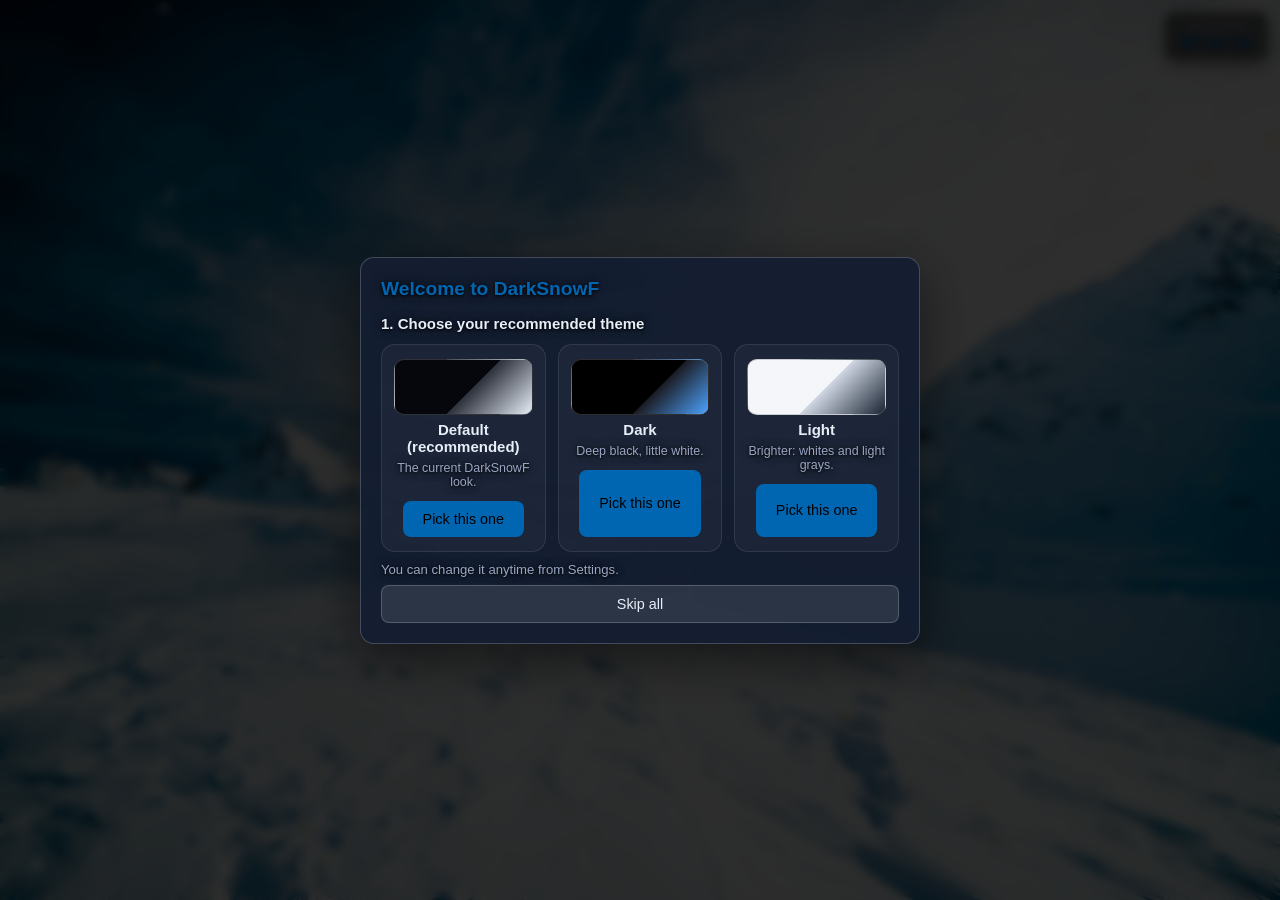
<file: Index.html>
<!DOCTYPE html>
<html lang="es">
<head>
  <meta charset="UTF-8">
  <meta name="viewport" content="width=device-width, initial-scale=1.0">
  <title>DarkSnowF | Inicio</title>
  <link rel="icon" href="assets/Texturas/Logos/DarkSnowF.png?v=1.1.3" type="image/png">
  <link rel="stylesheet" href="src/css/index-styles.css">
  <link rel="stylesheet" href="src/css/movil.css">
  <style id="ds-home-cursor">
    /* Flecha azul estilo Windows. Sin mano de clic. CatCursorF la cubre si está activa. */
    * {
      cursor: url('data:image/svg+xml;utf8,<svg xmlns="http://www.w3.org/2000/svg" width="22" height="22" viewBox="0 0 24 24"><path fill="%230066B2" stroke="%23020b12" stroke-width="1.25" stroke-linejoin="round" d="M4 3l13 8-6 1.4L8 19z"/></svg>') 3 3, auto !important;
    }
    input[type="text"],
    input[type="search"],
    input:not([type]),
    textarea {
      cursor: text !important;
    }
  </style>
  <link rel="stylesheet" href="src/css/cursor.css">
  <link rel="stylesheet" href="src/css/dialogs.css">
</head>
<body>
  <!-- Overlay para cerrar sidebar -->
  <div class="sidebar-overlay" data-sidebar-overlay></div>

  <!-- Sidebar -->
  <aside data-sidebar>
    <div>
      <h3>DarkSnowF</h3>
      <p style="color: var(--muted);" data-i18n="navMenu">Menú de navegación</p>
    </div>
    <nav>
      <ul>
        <li><a href="Index.html"><img class="sidebar-icon" src="assets/Texturas/UI/Menu.svg" alt=""><span data-i18n="home">Inicio</span></a></li>
        <li><button class="sidebar-link" data-wallpaper-btn><img class="sidebar-icon" src="assets/Texturas/UI/EditarFondo.svg" alt=""><span data-i18n="wallpaper">Cambiar fondo</span></button></li>
        <li><a href="pages/config.html"><img class="sidebar-icon" src="assets/Texturas/UI/Editar.svg" alt=""><span data-i18n="settings">Configuración</span></a></li>
        <li><a href="pages/credit.html"><img class="sidebar-icon" src="assets/Texturas/UI/Creditos.svg" alt=""><span data-i18n="credits">Créditos</span></a></li>
        <li><a href="pages/License.html"><img class="sidebar-icon" src="assets/Texturas/UI/Licencia.svg" alt=""><span data-i18n="license">Licencia</span></a></li>
        <li><button class="sidebar-link" data-help-btn><img class="sidebar-icon" src="assets/Texturas/UI/Ayuda.svg" alt=""><span data-i18n="help">Ayuda</span></button></li>
        <li><a href="pages/perfiles.html"><img class="sidebar-icon" src="assets/Texturas/UI/Guadar.svg" alt=""><span data-i18n="profileSettings">Perfil ajustes</span></a></li>
        <li><button class="sidebar-link" data-lang-btn><img class="sidebar-icon" src="assets/Texturas/UI/ES-EN.svg" alt=""><span data-lang-label>Idioma: ES</span></button></li>
      </ul>
    </nav>
    <div class="sidebar-social">
      <p><img class="sidebar-icon" src="assets/Texturas/UI/Usuario.svg" alt="" style="vertical-align: middle; margin-right: 6px;"><span data-i18n="pfTitle">Perfiles</span></p>
      <div class="side-pf-row" data-side-profiles></div>
    </div>
    <div class="sidebar-social">
      <p data-i18n="networks">Redes</p>
      <div class="social-row">
        <a href="https://www.youtube.com/@FreezeezyPeak" target="_blank" rel="noopener" aria-label="YouTube">
          <svg viewBox="0 0 24 24" fill="none"><rect x="2" y="5" width="20" height="14" rx="4" fill="#FF0000"/><path d="M10 9.5v5l4.5-2.5L10 9.5z" fill="#fff"/></svg>
        </a>
        <a href="https://github.com/FreezeezyPeak-StudioDev" target="_blank" rel="noopener" aria-label="GitHub">
          <svg viewBox="0 0 24 24" fill="#e8eef8"><path d="M12 2C6.48 2 2 6.58 2 12.26c0 4.54 2.87 8.39 6.84 9.75.5.1.68-.22.68-.49 0-.24-.01-1.04-.02-1.89-2.78.62-3.37-1.37-3.37-1.37-.45-1.18-1.11-1.5-1.11-1.5-.91-.64.07-.62.07-.62 1 .07 1.53 1.06 1.53 1.06.9 1.58 2.36 1.12 2.93.86.09-.67.35-1.12.64-1.38-2.22-.26-4.56-1.14-4.56-5.07 0-1.12.39-2.04 1.03-2.76-.1-.26-.45-1.3.1-2.72 0 0 .84-.28 2.75 1.05a9.3 9.3 0 0 1 5 0c1.91-1.33 2.75-1.05 2.75-1.05.55 1.42.2 2.46.1 2.72.64.72 1.03 1.64 1.03 2.76 0 3.94-2.34 4.81-4.57 5.07.36.32.68.94.68 1.9 0 1.37-.01 2.48-.01 2.82 0 .27.18.6.69.49A10.2 10.2 0 0 0 22 12.26C22 6.58 17.52 2 12 2z"/></svg>
        </a>
        <a href="https://addons.mozilla.org/es-ES/firefox/user/20170408/" target="_blank" rel="noopener" aria-label="Firefox Add-ons">
          <svg viewBox="0 0 24 24" fill="none"><circle cx="12" cy="12" r="10" fill="#FF7139"/><circle cx="12" cy="12" r="10" fill="none" stroke="#FF7139" stroke-width="0"/><path d="M12 2a10 10 0 0 0-3.9.8c2.5.6 3.4 2.4 3.1 4.3-.3 2.1-2 3.4-2.3 5.5-.3 2.3 1.2 4.6 3.1 5.9a10 10 0 0 0 0-16.5z" fill="#FFBD4F"/><circle cx="12" cy="12" r="4.5" fill="#0060DF"/><circle cx="12" cy="12" r="4.5" fill="none" stroke="#fff" stroke-width="1" opacity="0.6"/></svg>
        </a>
        <a href="https://gitlab.com/freezeezypeak.studiodev" target="_blank" rel="noopener" aria-label="GitLab">
          <svg viewBox="0 0 24 24" fill="none"><polygon points="12,2 15,8 20,6 21,13 18,19 12,22 6,19 3,13 4,6 9,8" fill="#FC6D26"/><polygon points="12,9 15,12 12,17 9,12" fill="#fff"/></svg>
        </a>
        <a href="#" data-coming-soon="itch" aria-label="itch.io">
          <svg viewBox="0 0 24 24" fill="none"><rect x="3" y="7" width="18" height="11" rx="4" fill="#FA5C5C"/><circle cx="9" cy="12.5" r="1.6" fill="#fff"/><circle cx="15" cy="12.5" r="1.6" fill="#fff"/></svg>
        </a>
        <a href="#" data-coming-soon="web" aria-label="Mi web">
          <svg viewBox="0 0 24 24" fill="none"><circle cx="12" cy="12" r="9" fill="#2E9BD6"/><ellipse cx="12" cy="12" rx="4" ry="9" stroke="#fff" stroke-width="1.6" fill="none"/><line x1="3.5" y1="12" x2="20.5" y2="12" stroke="#fff" stroke-width="1.6"/></svg>
        </a>
      </div>
    </div>
  </aside>

  <!-- Botón para abrir sidebar -->
  <button class="sidebar-button" data-sidebar-toggle aria-label="Abrir menú"><img src="assets/Texturas/UI/Menu.svg" alt="Menú"></button>

  <!-- Reloj en esquina -->
  <div class="clock-corner">
    <div data-clock>00:00:00</div>
  </div>

  <!-- Contenido principal -->
  <main class="main-container">
    <!-- Logo centrado -->
    <div class="logo-container">
      <img src="assets/Texturas/Logos/DarkSnowF.png?v=1.1.3" alt="Logo DarkSnowF">
      <h1>DarkSnowF</h1>
      <div class="season-greet" data-season style="display: none;"></div>
    </div>

    <!-- Buscador -->
    <div class="search-container">
      <div class="search-wrapper">
        <span class="search-icon">O</span>
        <input 
          type="search" 
          class="search-input" 
          data-search 
          placeholder="Buscar o introducir dirección" 
          data-i18n-ph="searchPh"
          autocomplete="off" 
          spellcheck="false"
        >
        <div class="search-engine-selector">
          <button class="search-engine-btn" data-engine-toggle>
            <span data-engine-name>DuckDuckGo</span>
            <span>▼</span>
          </button>
          <div class="search-engine-dropdown" data-engine-dropdown>
            <div class="search-engine-option active" data-engine="google">
              <span>G</span>
              <span>Google</span>
            </div>
            <div class="search-engine-option" data-engine="bing">
              <span>B</span>
              <span>Bing</span>
            </div>
            <div class="search-engine-option" data-engine="duckduckgo">
              <span>D</span>
              <span>DuckDuckGo</span>
            </div>
            <div class="search-engine-option" data-engine="chatgpt">
              <span>C</span>
              <span>ChatGPT</span>
            </div>
            <div class="search-engine-option" data-engine="wikipedia">
              <span>W</span>
              <span>Wikipedia ES</span>
            </div>
            <div class="search-engine-option" data-engine="perplexity">
              <span>P</span>
              <span>Perplexity IA</span>
            </div>
            <div class="search-engine-option" data-engine="claude">
              <span>Cl</span>
              <span>Claude</span>
            </div>
            <div class="search-engine-option" data-engine="mistral">
              <span>Mi</span>
              <span>Mistral</span>
            </div>
            <div class="search-engine-option" data-engine="gemini">
              <span>Ge</span>
              <span>Gemini</span>
            </div>
          </div>
        </div>
      </div>
    </div>

    <!-- Categorías de accesos rápidos -->
    <div class="cats-bar" data-cats></div>

    <!-- Accesos rápidos -->
    <div class="shortcuts-container" data-shortcuts></div>
  </main>

  <!-- Modal para agregar/editar acceso rápido -->
  <div class="modal-overlay" data-modal-overlay>
    <div class="modal">
      <h2 data-modal-title data-i18n="modalAdd">Agregar acceso rápido</h2>
      <form class="modal-form" data-shortcut-form>
        <div class="form-group">
          <label for="shortcut-url" data-i18n="urlLabel">URL *</label>
          <input 
            type="url" 
            id="shortcut-url" 
            name="url" 
            placeholder="https://ejemplo.com" 
            required
          >
          <small data-i18n="urlHint">La URL completa del sitio web</small>
        </div>
        <div class="form-group">
          <label for="shortcut-name" data-i18n="nameLabel">Nombre (opcional)</label>
          <input 
            type="text" 
            id="shortcut-name" 
            name="name" 
            placeholder="Se detectará automáticamente" 
            data-i18n-ph="namePh"
          >
          <small data-i18n="nameHint">Si no lo escribes, se obtendrá del sitio web</small>
        </div>
        <div class="form-group">
          <label for="shortcut-cat" data-i18n="catLabel">Categoría</label>
          <select id="shortcut-cat"></select>
        </div>
        <div class="form-group">
          <label for="shortcut-icon-url" data-i18n="iconLabel">Icono personalizado (opcional)</label>
          <input
            type="url"
            id="shortcut-icon-url"
            name="iconUrl"
            placeholder="https://ejemplo.com/icono.png"
            data-i18n-ph="iconPh"
          >
          <small data-i18n="iconHint">Pega la URL de una imagen o sube una desde tu PC. Vacío = automático.</small>
        </div>
        <div class="form-group">
          <div style="display: flex; gap: 8px; align-items: center; flex-wrap: wrap;">
            <img id="shortcut-icon-preview" alt="" style="width: 40px; height: 40px; object-fit: contain; border-radius: 8px; background: rgba(255,255,255,0.06); border: 1px solid rgba(255,255,255,0.12);">
            <button type="button" class="modal-btn secondary" data-icon-file-btn style="flex: 1;">
              <span data-i18n="iconFileBtn">Subir imagen</span>
            </button>
            <button type="button" class="modal-btn secondary" data-icon-auto-btn>
              <span data-i18n="iconAutoBtn">Automático</span>
            </button>
          </div>
          <input type="file" id="shortcut-icon-file" accept="image/*" style="display: none;">
          <small id="shortcut-icon-name"></small>
        </div>
        <div class="modal-actions">
          <button type="button" class="modal-btn secondary" data-modal-cancel><img class="btn-icon" src="assets/Texturas/UI/Cancelar.svg" alt=""><span data-i18n="cancelBtn">Cancelar</span></button>
          <button type="submit" class="modal-btn primary"><span data-i18n="saveBtn">Guardar</span></button>
        </div>
      </form>
    </div>
  </div>

  <!-- Modal para cambiar fondo de pantalla -->
  <div class="modal-overlay" data-wallpaper-modal>
    <div class="modal">
      <h2 data-i18n="wpTitle">Cambiar fondo de pantalla</h2>
      <form class="modal-form" data-wallpaper-form>
        <div class="form-group">
          <label data-i18n="wpPreset">Fondos predeterminados</label>
          <select id="wallpaper-preset" data-wallpaper-preset>
            <option value="" data-i18n="wpSelect">Seleccionar fondo...</option>
            <option value="default" data-i18n="wpDefault">Degradado oscuro (predeterminado)</option>
            <option value="assets/Texturas/backgrounds/noche-montanas.jpg" data-i18n="wpMountains">Montañas nocturnas</option>
            <option value="assets/Texturas/backgrounds/aurora.jpg" data-i18n="wpAurora">Aurora boreal</option>
            <option value="assets/Texturas/backgrounds/montanas-nevadas.jpg" data-i18n="wpSnow">Montañas nevadas</option>
            <option value="assets/Texturas/backgrounds/paisaje-nevado.jpg" data-i18n="wpSpace">Paisaje nevado</option>
            <option value="assets/Texturas/backgrounds/tierra-espacio.jpg" data-i18n="wpEarth">Tierra desde el espacio</option>
            <option value="assets/Texturas/backgrounds/noche-estrellas.jpg" data-i18n="wpStarry">Noche estrellada</option>
            <option value="assets/Texturas/backgrounds/lago-montana.jpg" data-i18n="wpLake">Lago y montaña</option>
            <option value="assets/Texturas/backgrounds/bmw-m4.jpg" data-i18n="wpBmw">BMW M4</option>
          </select>
        </div>
        <div class="form-group">
          <label for="wallpaper-url" data-i18n="wpUrlLabel">O introduce una URL</label>
          <input 
            type="url" 
            id="wallpaper-url" 
            name="url" 
            placeholder="https://ejemplo.com/imagen.jpg"
          >
          <small data-i18n="wpUrlHint">URL de una imagen desde internet</small>
        </div>
        <div class="form-group">
          <label data-i18n="wpUpload">O sube desde tu PC</label>
          <input 
            type="file" 
            id="wallpaper-file" 
            accept="image/*"
            style="display: none;"
          >
          <button type="button" class="file-btn" data-wallpaper-file-btn data-i18n="wpChooseFile">
            Seleccionar archivo
          </button>
          <small id="file-name"></small>
        </div>
        <div class="form-group">
          <label data-i18n="wpSize">Tamaño de la imagen</label>
          <select id="wallpaper-size" data-wallpaper-size>
            <option value="cover" data-i18n="wpCover">Cubrir pantalla (predeterminado)</option>
            <option value="contain" data-i18n="wpContain">Ajustar a pantalla</option>
            <option value="auto" data-i18n="wpOriginal">Tamaño original</option>
            <option value="custom" data-i18n="wpCustom">Personalizado</option>
          </select>
        </div>
        <div class="form-group" id="custom-size-group" style="display: none;">
          <label data-i18n="wpCustomSize">Tamaño personalizado (ancho x alto en px)</label>
          <div style="display: flex; gap: 10px; align-items: center;">
            <input 
              type="number" 
              id="wallpaper-width" 
              placeholder="700" 
              min="100" 
              max="5000"
              style="flex: 1;"
            >
            <span style="color: var(--text);">×</span>
            <input 
              type="number" 
              id="wallpaper-height" 
              placeholder="200" 
              min="100" 
              max="5000"
              style="flex: 1;"
            >
          </div>
          <small data-i18n="wpCustomHint">Ejemplo: 700 × 200 px (predeterminado: 1920 × 1080)</small>
        </div>
        <div class="form-group" id="preview-container" style="display: none;">
          <label data-i18n="wpPreview">Vista previa</label>
          <div class="wallpaper-preview" data-wallpaper-preview></div>
        </div>
        <div class="modal-actions">
          <button type="button" class="modal-btn secondary" data-wallpaper-reset><img class="btn-icon" src="assets/Texturas/UI/Devolver.svg" alt=""><span data-i18n="wpReset">Restaurar predeterminado</span></button>
          <button type="button" class="modal-btn secondary" data-wallpaper-cancel><img class="btn-icon" src="assets/Texturas/UI/Cancelar.svg" alt=""><span data-i18n="cancelBtn">Cancelar</span></button>
          <button type="submit" class="modal-btn primary"><span data-i18n="wpApply">Aplicar</span></button>
        </div>
      </form>
    </div>
  </div>

  <!-- Modal de ayuda -->
  <div class="modal-overlay" data-help-modal>
    <div class="modal">
      <h2 data-i18n="helpTitle">Ayuda</h2>
      <div class="help-grid">
        <div class="help-item" data-i18n="helpH1">1. Buscador: escribe y pulsa Enter; cambia de motor arriba.</div>
        <div class="help-item" data-i18n="helpH2">2. Accesos: + agrega, arrastra para ordenar, edita o borra.</div>
        <div class="help-item" data-i18n="helpH3">3. Categorías: pestañas, flechas &lt; &gt;, suelta encima, crea o borra.</div>
        <div class="help-item" data-i18n="helpH4">4. Perfiles: cambia en menú, ajustes o popup; cada uno sus enlaces.</div>
        <div class="help-item" data-i18n="helpH5">5. Fondo: predefinidos, URL o archivo; pueden rotar; pregunta por la nieve.</div>
        <div class="help-item" data-i18n="helpH6">6. Reloj: internet o PC, zona horaria y formato en ajustes.</div>
        <div class="help-item" data-i18n="helpH7">7. Idioma: cambia ES/EN desde el menú o ajustes.</div>
        <div class="help-item" data-i18n="helpH8">8. Ajustes: guarda los cambios y recarga la ventana.</div>
      </div>
      <div class="modal-actions">
        <button type="button" class="modal-btn secondary" data-help-guide><span data-i18n="helpGuide">Ver guía inicial</span></button>
        <button type="button" class="modal-btn primary" data-help-close><span data-i18n="helpClose">Entendido</span></button>
      </div>
    </div>
  </div>

  <!-- Bienvenida al instalar: tema, motor y funciones -->
  <div class="modal-overlay" data-onboard hidden>
    <div class="modal ob-modal">
      <h2 data-i18n="obTitle">Bienvenido a DarkSnowF</h2>
      <div data-ob-step="1">
        <p class="ob-sub" data-i18n="obStep1">1. Elige tu tema recomendado</p>
        <div class="ob-themes">
          <div class="ob-theme">
            <span class="ob-swatch ob-dark"></span>
            <strong data-i18n="obDef">Por defecto (recomendado)</strong>
            <small data-i18n="obDefDesc">El aspecto actual de DarkSnowF.</small>
            <button type="button" class="modal-btn primary ob-choose" data-ob-theme="dark"><span data-i18n="obChoose">Escojo este</span></button>
          </div>
          <div class="ob-theme">
            <span class="ob-swatch ob-trueblack"></span>
            <strong data-i18n="obOsc">Oscuro</strong>
            <small data-i18n="obOscDesc">Negro profundo, poco blanco.</small>
            <button type="button" class="modal-btn primary ob-choose" data-ob-theme="oscuro"><span data-i18n="obChoose">Escojo este</span></button>
          </div>
          <div class="ob-theme">
            <span class="ob-swatch ob-light"></span>
            <strong data-i18n="obLight">Claro</strong>
            <small data-i18n="obLightDesc">Más luminoso: blancos y grises claros.</small>
            <button type="button" class="modal-btn primary ob-choose" data-ob-theme="claro"><span data-i18n="obChoose">Escojo este</span></button>
          </div>
        </div>
        <p class="ob-note" data-i18n="obThemeLater">Podrás cambiarlo cuando quieras desde Ajustes.</p>
        <div class="modal-actions">
          <button type="button" class="modal-btn secondary" data-ob-skip-all><span data-i18n="obSkipAll">Omitir todo</span></button>
        </div>
      </div>
      <div data-ob-step="2" hidden>
        <p class="ob-sub" data-i18n="obStep2">2. Elige tu motor de búsqueda</p>
        <div class="ob-engines" data-ob-engines></div>
        <p class="ob-note" data-i18n="obEngineRec">Se recomienda DuckDuckGo: mayor seguridad y privacidad.</p>
        <p class="ob-note" data-i18n="obEngineLater">Puedes cambiarlo más adelante desde el selector del buscador.</p>
        <div class="modal-actions">
          <button type="button" class="modal-btn secondary" data-ob-skip><span data-i18n="obSkip">Omitir</span></button>
          <button type="button" class="modal-btn primary" data-ob-next><span data-i18n="obContinue">Continuar</span></button>
        </div>
      </div>
      <div data-ob-step="3" hidden>
        <p class="ob-sub" data-i18n="obStep3">3. Qué puede hacer</p>
        <div class="help-grid">
          <div class="help-item" data-i18n="obF1"></div>
          <div class="help-item" data-i18n="obF2"></div>
          <div class="help-item" data-i18n="obF3"></div>
          <div class="help-item" data-i18n="obF4"></div>
          <div class="help-item" data-i18n="obF5"></div>
        </div>
        <div class="modal-actions">
          <button type="button" class="modal-btn primary" data-ob-finish><span data-i18n="obStart">Empezar</span></button>
        </div>
      </div>
    </div>
  </div>

  <script src="utils/dialogs.js"></script>
  <script src="src/js/movil.js"></script>
  <script src="src/js/almacen.js"></script>
  <script src="src/js/persistencia.js"></script>
  <script src="src/js/iconos.js"></script>
  <script src="src/js/clock.js"></script>
  <script src="src/js/cat-remote.js"></script>
  <script src="src/js/profile-cfg.js"></script>
  <script src="src/js/config-loader.js"></script>
  <script src="src/js/i18n.js"></script>
  <script src="src/js/snow.js"></script>
  <script src="src/js/festive.js"></script>
  <script src="src/js/rotate.js"></script>
  <script src="src/js/index-app.js"></script>
  <script src="src/js/search-suggest.js"></script>
  <script src="src/js/onboarding.js"></script>
</body>
</html>
</file>
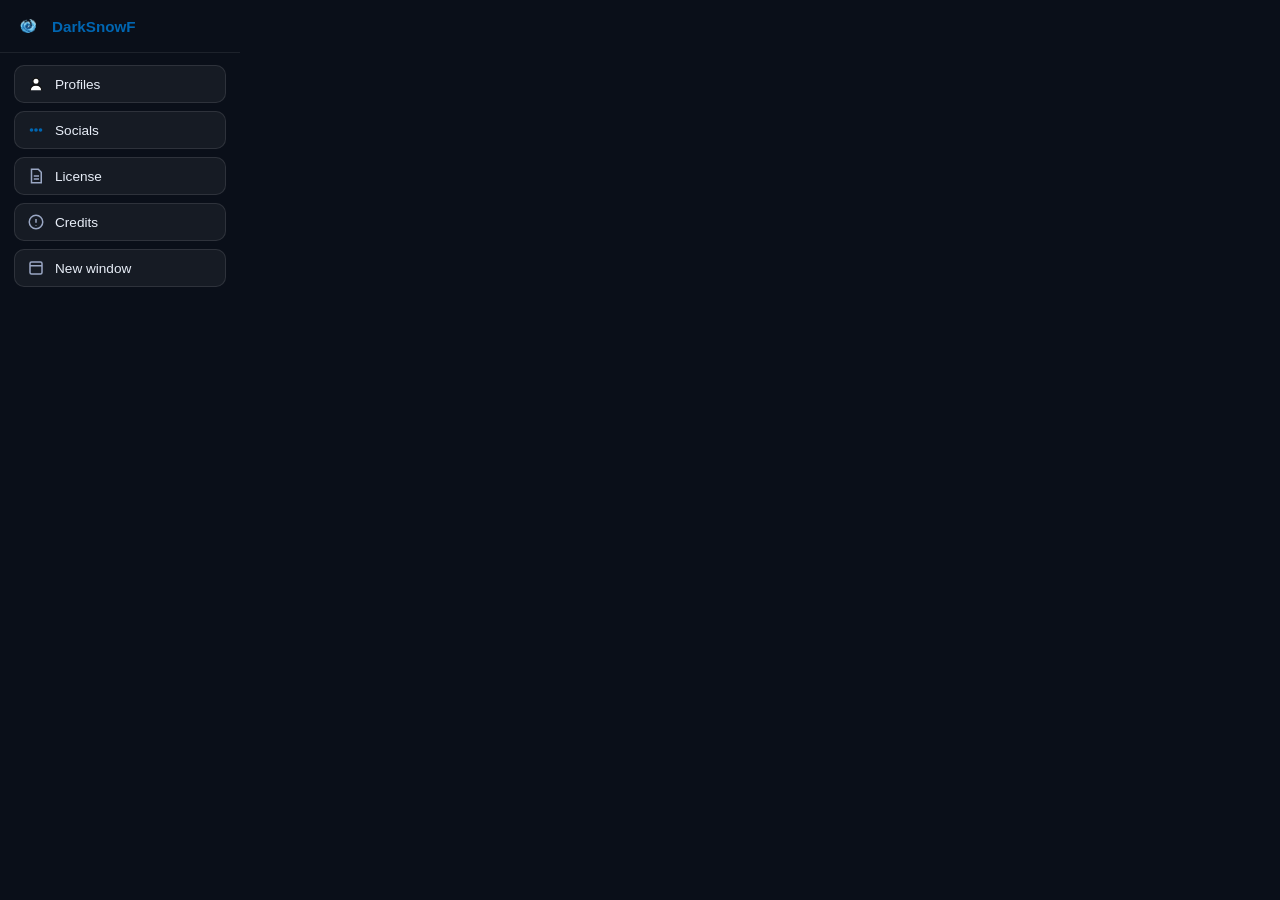
<file: popup.html>
<!DOCTYPE html>
<html lang="es">
<head>
  <meta charset="UTF-8">
  <link rel="stylesheet" href="src/css/dialogs.css">
  <style>
    * { box-sizing: border-box; }
    body {
      margin: 0;
      width: 240px;
      background: #0a0f19;
      color: #e8eef8;
      font-family: -apple-system, BlinkMacSystemFont, 'Segoe UI', Roboto, sans-serif;
      font-size: 13.5px;
      font-weight: 500;
    }
    .popup-head {
      display: flex;
      align-items: center;
      gap: 10px;
      padding: 12px 14px;
      border-bottom: 1px solid rgba(255, 255, 255, 0.08);
    }
    .popup-head img {
      width: 28px;
      height: 28px;
      object-fit: contain;
    }
    .popup-head strong {
      font-size: 0.95rem;
      color: #0066B2;
    }
    .popup-body {
      padding: 12px 14px;
      display: flex;
      flex-direction: column;
      gap: 8px;
    }
    .hidden { display: none !important; }
    .p-btn {
      display: flex;
      align-items: center;
      gap: 10px;
      width: 100%;
      padding: 9px 12px;
      border-radius: 10px;
      background: rgba(255, 255, 255, 0.05);
      border: 1px solid rgba(255, 255, 255, 0.1);
      color: #e8eef8;
      font-size: 0.85rem;
      cursor: pointer;
      text-align: left;
      font-family: inherit;
      text-decoration: none;
    }
    .p-btn:hover {
      background: rgba(0, 51, 102, 0.2);
      border-color: #0066B2;
    }
    .p-row {
      display: flex;
      gap: 8px;
    }
    .p-row .p-btn {
      justify-content: center;
      padding: 9px 6px;
    }
    .p-btn svg {
      width: 18px;
      height: 18px;
      flex-shrink: 0;
    }
    .p-section-label {
      display: flex;
      align-items: center;
      gap: 8px;
      font-size: 0.78rem;
      color: #9aa7c4;
      margin: 2px 0 0 0;
    }
    .p-section-label img {
      width: 18px;
      height: 18px;
      object-fit: contain;
    }
    .p-pf {
      justify-content: flex-start;
      min-width: 0;
      height: 36px;
    }
    .p-pf.active {
      border-color: #0066B2;
      background: rgba(0, 51, 102, 0.2);
    }
    .p-pf span {
      flex: 1;
      min-width: 0;
      overflow: hidden;
      text-overflow: ellipsis;
      white-space: nowrap;
    }
    .p-pf img {
      width: 18px;
      height: 18px;
      border-radius: 50%;
      object-fit: cover;
      flex-shrink: 0;
    }
    .p-pf-row {
      display: flex;
      gap: 6px;
      align-items: center;
    }
    .p-pf-row .p-pf {
      flex: 1;
      min-width: 0;
    }
    .p-mini {
      width: 26px;
      height: 36px;
      border-radius: 8px;
      background: rgba(255, 255, 255, 0.07);
      border: 1px solid rgba(255, 255, 255, 0.12);
      color: #e8eef8;
      font-size: 0.8rem;
      cursor: pointer;
      flex-shrink: 0;
      display: inline-flex;
      align-items: center;
      justify-content: center;
      padding: 4px;
    }
    .p-mini:hover {
      background: rgba(0, 51, 102, 0.3);
      border-color: #0066B2;
    }
    .p-mini img {
      width: 16px;
      height: 16px;
      object-fit: contain;
      pointer-events: none;
    }
    .p-inline-input {
      flex: 1;
      min-width: 0;
      background: rgba(255, 255, 255, 0.08);
      border: 1px solid #0066B2;
      border-radius: 8px;
      padding: 7px 10px;
      color: #e8eef8;
      font-size: 0.82rem;
      outline: none;
      font-family: inherit;
      height: 36px;
    }
    [data-pf-manage] {
      display: flex;
      flex-direction: column;
      gap: 6px;
      max-height: 220px;
      overflow-y: auto;
    }
    .p-btn.off {
      border-color: rgba(120, 130, 150, 0.5);
      color: #9aa7c4;
    }
    .p-btn.off svg { opacity: 0.5; }
  </style>
</head>
<body>
  <div class="popup-head">
    <img src="assets/Texturas/Logos/DarkSnowF.png" alt="DarkSnowF">
    <strong>DarkSnowF</strong>
  </div>

  <div class="popup-body" data-view-main>
    <button class="p-btn" data-go-profiles>
      <img src="assets/Texturas/UI/Usuario.svg" alt="" style="width: 18px; height: 18px; object-fit: contain;">
      <span data-pl="profiles">Perfiles</span>
    </button>
    <button class="p-btn" data-go-redes>      <svg viewBox="0 0 24 24" fill="none"><circle cx="6" cy="12" r="2.4" fill="#0066B2"/><circle cx="12" cy="12" r="2.4" fill="#0066B2"/><circle cx="18" cy="12" r="2.4" fill="#0066B2"/></svg>
      <span data-pl="networks">Redes</span>
    </button>
    <button class="p-btn" data-open-license>
      <svg viewBox="0 0 24 24" fill="none" stroke="#9aa7c4" stroke-width="2"><path d="M6 3h9l4 4v14H6z"/><path d="M9 12h7M9 16h7"/></svg>
      <span data-pl="license">Licencia</span>
    </button>
    <button class="p-btn" data-open-credits>
      <svg viewBox="0 0 24 24" fill="none"><circle cx="12" cy="12" r="9" stroke="#9aa7c4" stroke-width="2"/><path d="M12 8v5M12 16v.5" stroke="#9aa7c4" stroke-width="2"/></svg>
      <span data-pl="credits">Créditos</span>
    </button>
    <button class="p-btn" data-new-window title="Nueva ventana">
      <svg viewBox="0 0 24 24" fill="none" stroke="#9aa7c4" stroke-width="2"><rect x="4" y="4" width="16" height="16" rx="2"/><path d="M4 9h16"/></svg>
      <span data-pl="newWindow">Nueva ventana</span>
    </button>
  </div>

  <div class="popup-body hidden" data-view-profiles>
    <button class="p-btn" data-go-main2>
      <svg viewBox="0 0 24 24" fill="none" stroke="#9aa7c4" stroke-width="2"><path d="M15 5l-7 7 7 7"/></svg>
      <span data-pl="back">Atrás</span>
    </button>
    <div data-pf-manage></div>
    <button class="p-btn" data-pf-create>
      <svg viewBox="0 0 24 24" fill="none" stroke="#e8eef8" stroke-width="2.5"><path d="M12 5v14M5 12h14"/></svg>
      <span data-pl="pfCreateBtn">Crear perfil</span>
    </button>
  </div>

  <div class="popup-body hidden" data-view-redes>
    <button class="p-btn" data-go-main>
      <svg viewBox="0 0 24 24" fill="none" stroke="#9aa7c4" stroke-width="2"><path d="M15 5l-7 7 7 7"/></svg>
      <span data-pl="back">Atrás</span>
    </button>
    <a class="p-btn" href="https://www.youtube.com/@FreezeezyPeak" target="_blank" rel="noopener">
      <svg viewBox="0 0 24 24" fill="none"><rect x="2" y="5" width="20" height="14" rx="4" fill="#FF0000"/><path d="M10 9.5v5l4.5-2.5L10 9.5z" fill="#fff"/></svg>
      <span>YouTube</span>
    </a>
    <a class="p-btn" href="https://github.com/FreezeezyPeak-StudioDev" target="_blank" rel="noopener">
      <svg viewBox="0 0 24 24" fill="#e8eef8"><path d="M12 2C6.48 2 2 6.58 2 12.26c0 4.54 2.87 8.39 6.84 9.75.5.1.68-.22.68-.49 0-.24-.01-1.04-.02-1.89-2.78.62-3.37-1.37-3.37-1.37-.45-1.18-1.11-1.5-1.11-1.5-.91-.64.07-.62.07-.62 1 .07 1.53 1.06 1.53 1.06.9 1.58 2.36 1.12 2.93.86.09-.67.35-1.12.64-1.38-2.22-.26-4.56-1.14-4.56-5.07 0-1.12.39-2.04 1.03-2.76-.1-.26-.45-1.3.1-2.72 0 0 .84-.28 2.75 1.05a9.3 9.3 0 0 1 5 0c1.91-1.33 2.75-1.05 2.75-1.05.55 1.42.2 2.46.1 2.72.64.72 1.03 1.64 1.03 2.76 0 3.94-2.34 4.81-4.57 5.07.36.32.68.94.68 1.9 0 1.37-.01 2.48-.01 2.82 0 .27.18.6.69.49A10.2 10.2 0 0 0 22 12.26C22 6.58 17.52 2 12 2z"/></svg>
      <span>GitHub</span>
    </a>
    <a class="p-btn" href="https://addons.mozilla.org/es-ES/firefox/user/20170408/" target="_blank" rel="noopener">
      <svg viewBox="0 0 24 24" fill="none"><circle cx="12" cy="12" r="10" fill="#FF7139"/><path d="M12 2a10 10 0 0 0-3.9.8c2.5.6 3.4 2.4 3.1 4.3-.3 2.1-2 3.4-2.3 5.5-.3 2.3 1.2 4.6 3.1 5.9a10 10 0 0 0 0-16.5z" fill="#FFBD4F"/><circle cx="12" cy="12" r="4.5" fill="#0060DF"/></svg>
      <span>Firefox Add-ons</span>
    </a>
    <a class="p-btn" href="https://gitlab.com/freezeezypeak.studiodev" target="_blank" rel="noopener">
      <svg viewBox="0 0 24 24" fill="none"><polygon points="12,2 15,8 20,6 21,13 18,19 12,22 6,19 3,13 4,6 9,8" fill="#FC6D26"/><polygon points="12,9 15,12 12,17 9,12" fill="#fff"/></svg>
      <span>GitLab</span>
    </a>
    <a class="p-btn" href="#" data-coming-soon="itch">
      <svg viewBox="0 0 24 24" fill="none"><rect x="3" y="7" width="18" height="11" rx="4" fill="#FA5C5C"/><circle cx="9" cy="12.5" r="1.6" fill="#fff"/><circle cx="15" cy="12.5" r="1.6" fill="#fff"/></svg>
      <span>itch.io</span>
    </a>
    <a class="p-btn" href="#" data-coming-soon="web">
      <svg viewBox="0 0 24 24" fill="none"><circle cx="12" cy="12" r="9" fill="#2E9BD6"/><ellipse cx="12" cy="12" rx="4" ry="9" stroke="#fff" stroke-width="1.6" fill="none"/><line x1="3.5" y1="12" x2="20.5" y2="12" stroke="#fff" stroke-width="1.6"/></svg>
      <span>Mi web</span>
    </a>
  </div>

  <script src="utils/dialogs.js"></script>
  <script src="src/js/almacen.js"></script>
  <script src="src/js/persistencia.js"></script>
  <script src="src/js/profile-cfg.js"></script>
  <script src="src/js/popup.js"></script>
</body>
</html>
</file>
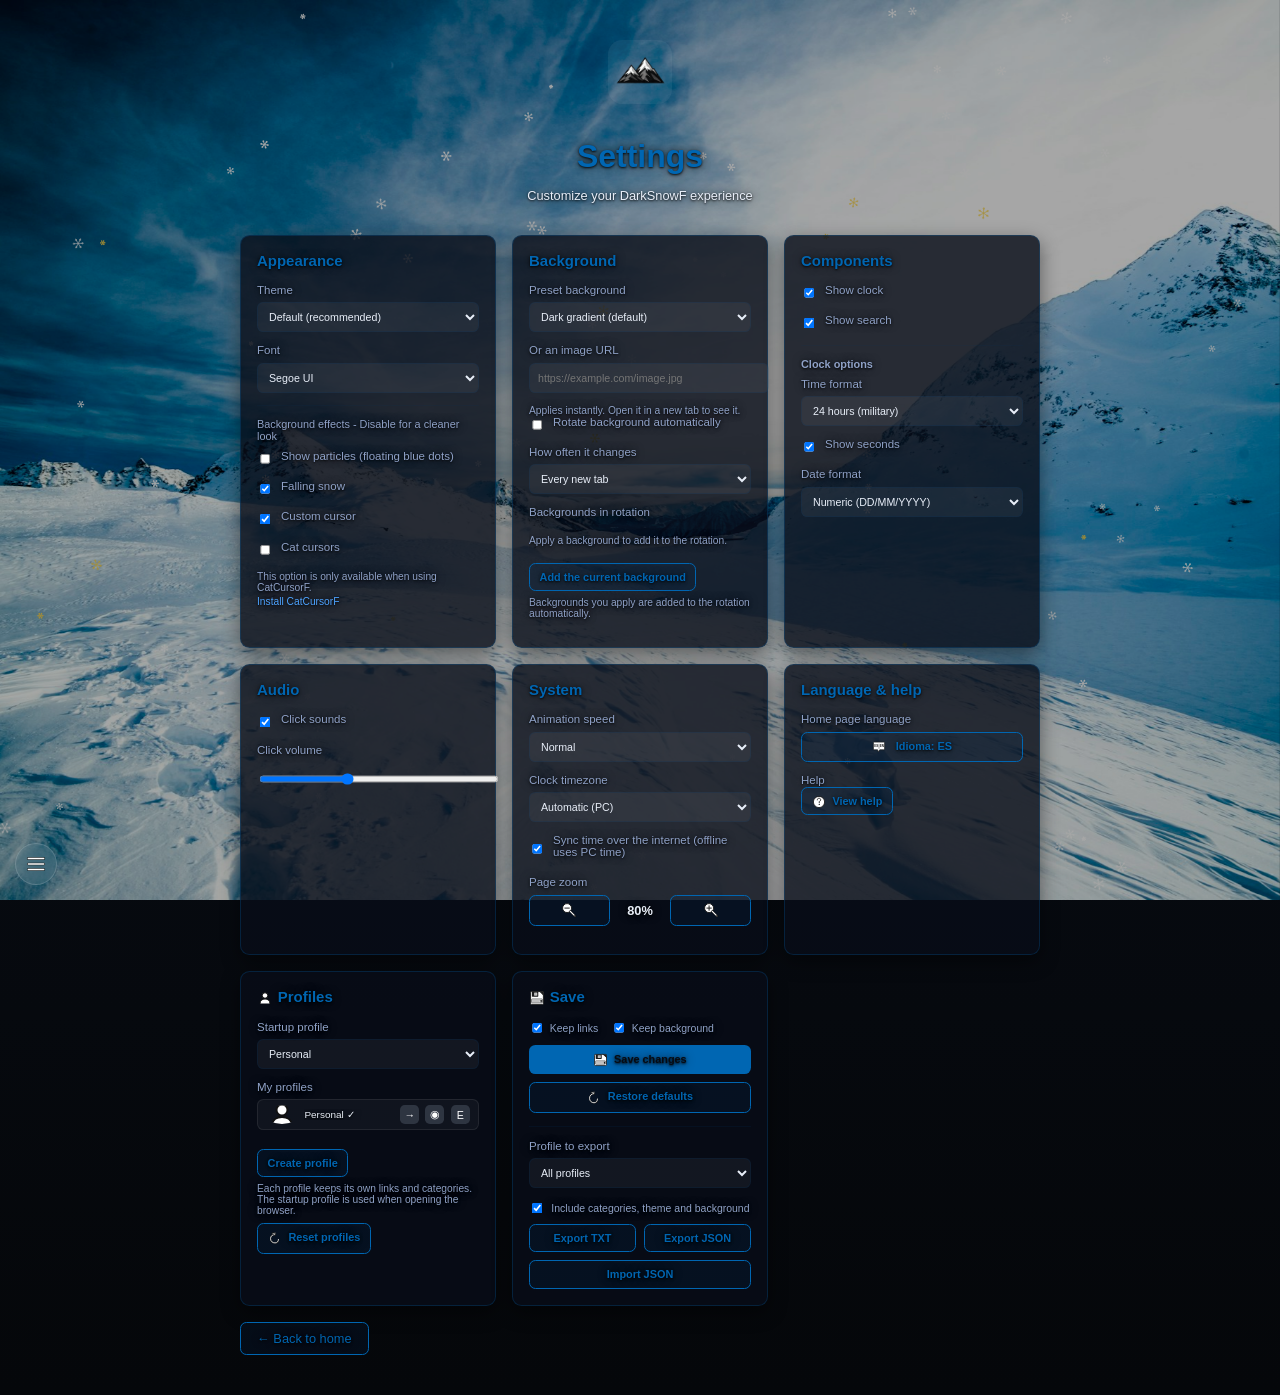
<file: pages/config.html>
<!DOCTYPE html>
<html lang="es">
<head>
  <meta charset="UTF-8">
  <meta name="viewport" content="width=device-width, initial-scale=1.0">
  <title>Configuración - DarkSnowF</title>
  <link rel="icon" href="../assets/Texturas/Logos/DarkSnowF.png" type="image/png">
  <link rel="stylesheet" href="../src/css/main.css">
  <link rel="stylesheet" href="../src/css/movil.css">
  <link rel="stylesheet" href="../src/css/themes.css">
  <style id="ds-home-cursor">
    /* Flecha azul estilo Windows. Sin mano de clic. */
    * {
      cursor: url('data:image/svg+xml;utf8,<svg xmlns="http://www.w3.org/2000/svg" width="22" height="22" viewBox="0 0 24 24"><path fill="%230066B2" stroke="%23020b12" stroke-width="1.25" stroke-linejoin="round" d="M4 3l13 8-6 1.4L8 19z"/></svg>') 3 3, auto !important;
    }
    input[type="text"],
    input[type="search"],
    input:not([type]),
    textarea {
      cursor: text !important;
    }
    
    body {
      background: linear-gradient(180deg, #080c15 0%, #070b12 45%, #05070a 100%);
      color: #e8eef8;
    }
    .container {
      max-width: 1000px;
      margin: 0 auto;
      padding: 40px 20px;
    }
    .header {
      text-align: center;
      margin-bottom: 40px;
    }
    .brand-logo {
      width: 64px;
      height: 64px;
      object-fit: contain;
      border-radius: 18px;
      background: rgba(255,255,255,0.06);
      padding: 8px;
      margin-bottom: 12px;
    }
    .header h1 {
      font-size: 2.5rem;
      color: #0066B2;
      margin-bottom: 10px;
    }
    .settings-grid {
      display: grid;
      grid-template-columns: repeat(auto-fit, minmax(300px, 1fr));
      gap: 20px;
    }
    .setting-card {
      padding: 20px;
      border-radius: 12px;
      background: rgba(8, 13, 24, 0.8);
      border: 1px solid rgba(0, 102, 178, 0.25);
      box-shadow: 0 8px 24px rgba(0, 0, 0, 0.45);
      transition: border-color 0.2s ease;
    }
    .setting-card:hover {
      border-color: rgba(0, 51, 102, 0.3);
    }
    .setting-card h3 {
      color: #0066B2;
      margin-top: 0;
    }
    .setting-group {
      margin-bottom: 15px;
    }
    .setting-group label {
      display: block;
      color: #8fa2c8;
      font-size: 0.9rem;
      margin-bottom: 8px;
    }
    .setting-group select,
    .setting-group input {
      width: 100%;
      padding: 10px;
      background: rgba(255, 255, 255, 0.05);
      border: 1px solid rgba(0, 51, 102, 0.2);
      border-radius: 8px;
      color: #e8eef8;
    }
    .setting-group select:focus,
    .setting-group input:focus {
      outline: none;
      background: rgba(255, 255, 255, 0.1);
      border-color: #0066B2;
    }
    .button-group {
      display: grid;
      grid-template-columns: 1fr 1fr;
      gap: 10px;
      margin-top: 20px;
    }
    .button-group .btn:first-child {
      grid-column: 1 / -1;
    }
    .save-stack {
      display: flex;
      flex-direction: column;
      gap: 10px;
    }
    .save-stack .btn {
      flex: none;
      width: 100%;
    }
    .reset-opts {
      grid-column: 1 / -1;
      display: flex;
      gap: 16px;
      justify-content: center;
      flex-wrap: wrap;
      font-size: 0.82rem;
      color: #8fa2c8;
    }
    .reset-opts label {
      display: flex;
      align-items: center;
      gap: 6px;
      cursor: pointer;
    }
    .reset-opts input[type="checkbox"] {
      width: auto;
      cursor: pointer;
    }
    .btn {
      flex: 1;
      padding: 9px 12px;
      border: none;
      border-radius: 8px;
      cursor: pointer;
      font-weight: 600;
      font-size: 0.85rem;
      transition: all 0.2s ease;
    }
    .btn-primary {
      background: #0066B2;
      color: #070b12;
    }
    .btn-primary:hover {
      box-shadow: 0 0 20px rgba(0, 51, 102, 0.4);
    }
    .btn-secondary {
      background: rgba(0, 51, 102, 0.15);
      color: #0066B2;
      border: 1px solid #0066B2;
    }
    .btn-secondary:hover {
      background: rgba(0, 51, 102, 0.25);
    }
    .btn img {
      width: 18px;
      height: 18px;
      object-fit: contain;
      vertical-align: middle;
      margin-right: 8px;
    }
    .zoom-row {
      display: flex;
      gap: 10px;
      align-items: center;
      justify-content: center;
    }
    .zoom-btn {
      width: 44px;
      padding: 8px !important;
      display: inline-flex;
      align-items: center;
      justify-content: center;
    }
    .zoom-btn img {
      width: 20px;
      height: 20px;
      object-fit: contain;
      margin-right: 0;
    }
    #zoom-value {
      min-width: 56px;
      text-align: center;
      color: #e8eef8;
      font-weight: 600;
    }
    .checkbox-group {
      display: flex;
      align-items: center;
      gap: 10px;
    }
    .checkbox-group input[type="checkbox"] {
      width: auto;
      cursor: pointer;
    }
    .back-btn {
      display: inline-block;
      margin-top: 20px;
      padding: 10px 20px;
      background: rgba(0, 51, 102, 0.15);
      border: 1px solid #0066B2;
      border-radius: 8px;
      color: #0066B2;
      text-decoration: none;
      transition: all 0.2s ease;
    }
    .back-btn:hover {
      background: rgba(0, 51, 102, 0.25);
      transform: translateY(-2px);
    }
    .notice-banner {
      padding: 12px 16px;
      border-radius: 10px;
      background: rgba(0, 51, 102, 0.15);
      border: 1px solid rgba(0, 102, 178, 0.4);
      color: #e8eef8;
      font-size: 0.85rem;
      text-align: center;
      margin-bottom: 20px;
    }
    .pool-list {
      display: flex;
      flex-direction: column;
      gap: 6px;
      max-height: 150px;
      overflow-y: auto;
    }
    .pool-item {
      display: flex;
      align-items: center;
      gap: 8px;
      padding: 6px 10px;
      border-radius: 8px;
      background: rgba(255, 255, 255, 0.04);
      border: 1px solid rgba(255, 255, 255, 0.08);
      font-size: 0.78rem;
      color: #e8eef8;
    }
    .pool-item img {
      width: 40px;
      height: 24px;
      object-fit: cover;
      border-radius: 4px;
      flex-shrink: 0;
    }
    .pool-item span {
      flex: 1;
      overflow: hidden;
      text-overflow: ellipsis;
      white-space: nowrap;
    }
    .pool-item button {
      background: rgba(120, 130, 150, 0.3);
      border: none;
      border-radius: 6px;
      color: #fff;
      width: 24px;
      height: 24px;
      cursor: pointer;
      flex-shrink: 0;
    }
    .pool-empty {
      font-size: 0.8rem;
      color: #8fa2c8;
    }
  </style>
  <link rel="stylesheet" href="../src/css/cursor.css">
  <link rel="stylesheet" href="../src/css/menu.css">
  <link rel="stylesheet" href="../src/css/modals.css">
  <link rel="stylesheet" href="../src/css/dialogs.css">
</head>
<body>
  <div class="container">
    <div class="header">
      <img src="../assets/Texturas/Logos/logo_freezeezy peak_HD.png" alt="Logo DarkSnowF" class="brand-logo">
      <h1 data-pi18n="cfgTitle">Configuración</h1>
      <p data-pi18n="cfgSub">Personaliza tu experiencia en DarkSnowF</p>
    </div>

    <div class="settings-grid">
      <div class="setting-card">
        <h3 data-pi18n="apTitle">Apariencia</h3>
        <div class="setting-group">
          <label for="theme" data-pi18n="themeLabel">Tema</label>
          <select id="theme">
            <option value="dark" data-pi18n="themeDark">Por defecto (recomendado)</option>
            <option value="oscuro" data-pi18n="themeOscuro">Oscuro (Negro)</option>
            <option value="claro" data-pi18n="themeLight">Claro (Luminoso)</option>
          </select>
        </div>
        <div class="setting-group">
          <label for="fontFamily" data-pi18n="fontLabel">Tipografía</label>
          <select id="fontFamily">
            <option value="Segoe UI, Tahoma, Geneva, Verdana, sans-serif">Segoe UI</option>
            <option value="Inter, sans-serif">Inter</option>
            <option value="Roboto, sans-serif">Roboto</option>
            <option value="Verdana, Geneva, sans-serif">Verdana</option>
            <option value="Courier New, monospace">Monospace</option>
          </select>
        </div>
        <hr style="border: none; border-top: 1px solid rgba(0, 51, 102, 0.1); margin: 15px 0;">
        <p style="color: #8fa2c8; font-size: 0.85rem; margin-bottom: 10px;" data-pi18n="fxNote">
          <strong>Efectos de fondo</strong> - Desactiva si prefieres un look más limpio
        </p>
        <div class="setting-group checkbox-group">
          <input type="checkbox" id="showParticles">
          <label for="showParticles" data-pi18n="partLabel">Mostrar partículas (puntos azules flotantes)</label>
        </div>
        <div class="setting-group checkbox-group">
          <input type="checkbox" id="snow" checked>
          <label for="snow" data-pi18n="snowLabel">Nieve cayendo</label>
        </div>
        <div class="setting-group checkbox-group">
          <input type="checkbox" id="customCursor" checked>
          <label for="customCursor" data-pi18n="cursorLabel">Cursor personalizado</label>
        </div>
        <div class="setting-group checkbox-group">
          <input type="checkbox" id="catCursors">
          <label for="catCursors" data-pi18n="catCurLabel">Cursores de gato</label>
        </div>
        <p style="color: #8fa2c8; font-size: 0.8rem; margin: 0;" data-pi18n="catCurHint">Esta opción solo está disponible al usar CatCursorF.</p>
        <p style="color: #8fa2c8; font-size: 0.8rem; margin: 4px 0 0 0;"><a id="catAmoLink" href="https://addons.mozilla.org/es-ES/firefox/addon/catcursorf/" target="_blank" rel="noopener" style="color: #4da3ff;" data-pi18n="catCurLink">Instalar CatCursorF</a></p>
      </div>

      <div class="setting-card">
        <h3 data-pi18n="bgTitle">Fondo</h3>
        <div class="setting-group">
          <label for="wpPresetCfg" data-pi18n="bgPreset">Fondo predeterminado</label>
          <select id="wpPresetCfg">
            <option value="default" data-pi18n="bgOptDefault">Degradado oscuro (predeterminado)</option>
            <option value="assets/Texturas/backgrounds/noche-montanas.jpg" data-pi18n="bgMountains">Montañas nocturnas</option>
            <option value="assets/Texturas/backgrounds/aurora.jpg" data-pi18n="bgAurora">Aurora boreal</option>
            <option value="assets/Texturas/backgrounds/montanas-nevadas.jpg" data-pi18n="bgSnow">Montañas nevadas</option>
            <option value="assets/Texturas/backgrounds/paisaje-nevado.jpg" data-pi18n="bgSpace">Paisaje nevado</option>
            <option value="assets/Texturas/backgrounds/tierra-espacio.jpg" data-pi18n="bgEarth">Tierra desde el espacio</option>
            <option value="assets/Texturas/backgrounds/noche-estrellas.jpg" data-pi18n="bgStarry">Noche estrellada</option>
            <option value="assets/Texturas/backgrounds/lago-montana.jpg" data-pi18n="bgLake">Lago y montaña</option>
            <option value="assets/Texturas/backgrounds/bmw-m4.jpg" data-pi18n="bgBmw">BMW M4</option>
          </select>
        </div>
        <div class="setting-group">
          <label for="wpUrlCfg" data-pi18n="bgUrl">O una URL de imagen</label>
          <input id="wpUrlCfg" type="url" placeholder="https://ejemplo.com/imagen.jpg" data-pi18n-ph="bgUrlPh">
        </div>
        <p style="color: #8fa2c8; font-size: 0.8rem; margin: 0;" data-pi18n="bgHint">Se aplica al instante. Ábrelo en una pestaña nueva para verlo.</p>
        <div class="setting-group checkbox-group">
          <input type="checkbox" id="rotWallpaper">
          <label for="rotWallpaper" data-pi18n="rotLabel">Cambiar fondo automáticamente</label>
        </div>
        <div class="setting-group">
          <label for="rotInterval" data-pi18n="rotIntLabel">Cada cuánto cambia</label>
          <select id="rotInterval">
            <option value="tab" data-pi18n="rotEach">En cada pestaña</option>
            <option value="5" data-pi18n="rot5m">Cada 5 minutos</option>
            <option value="15" data-pi18n="rot15m">Cada 15 minutos</option>
            <option value="30" data-pi18n="rot30m">Cada 30 minutos</option>
            <option value="60" data-pi18n="rot60m">Cada hora</option>
          </select>
        </div>
        <div class="setting-group">
          <label data-pi18n="poolLabel">Fondos en rotación</label>
          <div id="wpPool" class="pool-list"></div>
          <button class="btn btn-secondary" id="btn-pool-add" style="margin-top: 8px;"><span data-pi18n="poolAdd">Agregar el fondo actual</span></button>
          <p style="color: #8fa2c8; font-size: 0.8rem; margin: 8px 0 0 0;" data-pi18n="poolHint">Los fondos que apliques se agregan solos a la rotación.</p>
        </div>
      </div>

      <div class="setting-card">
        <h3 data-pi18n="compTitle">Componentes</h3>
        <div class="setting-group checkbox-group">
          <input type="checkbox" id="showClock" checked>
          <label for="showClock" data-pi18n="clockLabel">Mostrar reloj</label>
        </div>
        <div class="setting-group checkbox-group">
          <input type="checkbox" id="showSearch" checked>
          <label for="showSearch" data-pi18n="searchLabel">Mostrar búsqueda</label>
        </div>
        <hr style="border: none; border-top: 1px solid rgba(0, 51, 102, 0.1); margin: 15px 0;">
        <p style="color: #8fa2c8; font-size: 0.85rem; margin-bottom: 10px;">
          <strong data-pi18n="clockOptions">Opciones del reloj</strong>
        </p>
        <div class="setting-group">
          <label for="clockFormat" data-pi18n="clockFormatLabel">Formato de hora</label>
          <select id="clockFormat">
            <option value="24h" data-pi18n="clock24h">24 horas (militar)</option>
            <option value="12h" data-pi18n="clock12h">12 horas (AM/PM)</option>
          </select>
        </div>
        <div class="setting-group checkbox-group">
          <input type="checkbox" id="clockSeconds" checked>
          <label for="clockSeconds" data-pi18n="clockSecondsLabel">Mostrar segundos</label>
        </div>
        <div class="setting-group">
          <label for="dateFormat" data-pi18n="dateFormatLabel">Formato de fecha</label>
          <select id="dateFormat">
            <option value="numeric" data-pi18n="dateNumeric">Numérico (DD/MM/AAAA)</option>
            <option value="text" data-pi18n="dateText">Texto (Lun 23 Sep)</option>
          </select>
        </div>
      </div>

      <div class="setting-card">
        <h3 data-pi18n="audioTitle">Audio</h3>
        <div class="setting-group checkbox-group">
          <input type="checkbox" id="enableClickSound" checked>
          <label for="enableClickSound" data-pi18n="clickLabel">Sonidos de clic</label>
        </div>
        <div class="setting-group">
          <label for="clickVolume" data-pi18n="clickVol">Volumen clic</label>
          <input id="clickVolume" type="range" min="0" max="1" step="0.05" value="0.35">
        </div>
      </div>

      <div class="setting-card">
        <h3 data-pi18n="sysTitle">Sistema</h3>
        <div class="setting-group">
          <label for="speed" data-pi18n="speedLabel">Velocidad de animación</label>
          <select id="speed">
            <option value="slow" data-pi18n="speedSlow">Lenta</option>
            <option value="normal" selected data-pi18n="speedNormal">Normal</option>
            <option value="fast" data-pi18n="speedFast">Rápida</option>
          </select>
        </div>
        <div class="setting-group">
          <label for="tz" data-pi18n="tzLabel">Zona horaria del reloj</label>
          <select id="tz">
            <option value="local" data-pi18n="tzLocal">Automática (PC)</option>
            <option value="UTC">UTC</option>
            <option value="America/Mexico_City">Ciudad de México</option>
            <option value="America/Bogota">Bogotá / Lima</option>
            <option value="America/Santiago">Santiago</option>
            <option value="America/Argentina/Buenos_Aires">Buenos Aires</option>
            <option value="America/New_York">Nueva York</option>
            <option value="America/Chicago">Chicago</option>
            <option value="America/Los_Angeles">Los Ángeles</option>
            <option value="Europe/London">Londres</option>
            <option value="Europe/Madrid">Madrid</option>
            <option value="Europe/Paris">París</option>
            <option value="Europe/Berlin">Berlín</option>
            <option value="Africa/Cairo">El Cairo</option>
            <option value="Asia/Dubai">Dubái</option>
            <option value="Asia/Shanghai">Shanghái</option>
            <option value="Asia/Tokyo">Tokio</option>
            <option value="Australia/Sydney">Sídney</option>
            <option value="Pacific/Auckland">Auckland</option>
          </select>
        </div>
        <div class="setting-group checkbox-group">
          <input type="checkbox" id="syncTime" checked>
          <label for="syncTime" data-pi18n="syncLabel">Sincronizar hora por internet (sin conexión usa la del PC)</label>
        </div>
        <div class="setting-group">
          <label data-pi18n="zoomLabel">Zoom de la página</label>
          <div class="zoom-row">
            <button class="btn btn-secondary zoom-btn" id="btn-zoom-out" title="Reducir zoom">
              <img src="../assets/Texturas/UI/zoom_out.svg" alt="Reducir">
            </button>
            <span id="zoom-value">80%</span>
            <button class="btn btn-secondary zoom-btn" id="btn-zoom-in" title="Aumentar zoom">
              <img src="../assets/Texturas/UI/zoom_in.svg" alt="Aumentar">
            </button>
          </div>
        </div>
      </div>
      <div class="setting-card">
        <h3 data-pi18n="langHelpTitle">Idioma y ayuda</h3>
        <div class="setting-group">
          <label data-pi18n="langName">Idioma de la página principal</label>
          <div class="zoom-row">
            <button class="btn btn-secondary" id="btn-lang">
              <img src="../assets/Texturas/UI/ES-EN.svg" alt="">
              <span id="lang-label">Idioma: ES</span>
            </button>
          </div>
        </div>
        <div class="setting-group">
          <label data-pi18n="helpName">Ayuda</label>
          <a class="btn btn-secondary" href="../Index.html#ayuda" style="text-decoration: none; text-align: center;">
            <img src="../assets/Texturas/UI/Ayuda.svg" alt=""><span data-pi18n="helpView">Ver ayuda</span>
          </a>
        </div>
      </div>
      <div class="setting-card">
        <h3><img src="../assets/Texturas/UI/Usuario.svg" alt="" style="width: 20px; height: 20px; object-fit: contain; vertical-align: middle; margin-right: 6px;"><span data-pi18n="pfTitle">Perfiles</span></h3>
        <div class="setting-group">
          <label for="startupProfile" data-pi18n="pfStartup">Perfil de inicio</label>
          <select id="startupProfile"></select>
        </div>
        <div class="setting-group">
          <label data-pi18n="pfManage">Mis perfiles</label>
          <div id="pfList" class="pool-list"></div>
        </div>
        <button class="btn btn-secondary" id="btn-pf-create" style="margin-top: 8px;"><span data-pi18n="pfCreateBtn">Crear perfil</span></button>
        <p style="color: #8fa2c8; font-size: 0.8rem; margin: 8px 0 0 0;" data-pi18n="pfInfo">Cada perfil guarda sus propios enlaces y categorías. El perfil de inicio se usa al abrir el navegador.</p>
        <button class="btn btn-secondary" id="btn-pf-reset" style="margin-top: 8px;"><img src="../assets/Texturas/UI/Devolver.svg" alt=""><span data-pi18n="pfReset">Restablecer perfiles</span></button>
      </div>
      <div class="setting-card">
        <h3><img src="../assets/Texturas/UI/Guadar.svg" alt="" style="width: 20px; height: 20px; object-fit: contain; vertical-align: middle; margin-right: 6px;"><span data-pi18n="saveTitle">Guardar</span></h3>
        <div class="reset-opts" style="justify-content: flex-start; margin-bottom: 12px;">
          <label><input type="checkbox" id="keepLinks" checked> <span data-pi18n="resetKeepLinks">Mantener enlaces</span></label>
          <label><input type="checkbox" id="keepWallpaper" checked> <span data-pi18n="resetKeepWall">Mantener fondo</span></label>
        </div>
        <div class="save-stack">
          <button class="btn btn-primary" id="btn-save"><img src="../assets/Texturas/UI/Guadar.svg" alt=""><span data-pi18n="saveBtn">Guardar cambios</span></button>
          <button class="btn btn-secondary" id="btn-reset"><img src="../assets/Texturas/UI/Devolver.svg" alt=""><span data-pi18n="resetBtn">Restaurar predeterminados</span></button>
          <hr style="border: none; border-top: 1px solid rgba(0, 51, 102, 0.15); margin: 6px 0;">
          <div class="setting-group" style="margin-bottom: 6px;">
            <label for="exportProfile" data-pi18n="exportProfileLabel">Perfil a exportar</label>
            <select id="exportProfile"></select>
          </div>
          <label style="display: flex; align-items: center; gap: 8px; font-size: 0.82rem; color: #8fa2c8;">
            <input type="checkbox" id="exportGraphic" checked style="width: auto;">
            <span data-pi18n="exportGraphicLabel">Incluir categorías, tema y fondo</span>
          </label>
          <div style="display: flex; gap: 10px;">
            <button class="btn btn-secondary" id="btn-export-txt" style="flex: 1;"><span data-pi18n="backupExportTxt">Exportar TXT</span></button>
            <button class="btn btn-secondary" id="btn-export" style="flex: 1;"><span data-pi18n="backupExport">Exportar JSON</span></button>
          </div>
          <div style="display: flex; gap: 10px;">
            <button class="btn btn-secondary" id="btn-import" style="flex: 1;"><span data-pi18n="backupImport">Importar JSON</span></button>
          </div>
          <input type="file" id="backup-file" accept="application/json,.json" style="display: none;">
          <div id="import-panel" style="display: none; flex-direction: column; gap: 8px; padding: 10px; border-radius: 8px; background: rgba(255,255,255,0.04); border: 1px solid rgba(255,255,255,0.08);">
            <div class="setting-group" style="margin: 0;">
              <label data-pi18n="importProfilesLabel">Perfiles del archivo</label>
              <div id="import-list" class="pool-list"></div>
            </div>
            <div class="setting-group" style="margin: 0;">
              <label for="importDest" data-pi18n="importDestLabel">Perfil destino</label>
              <select id="importDest"></select>
            </div>
            <div class="setting-group" style="margin: 0;">
              <label data-pi18n="importModeLabel">Modo de importación</label>
              <select id="importMode">
                <option value="fusionar" data-pi18n="importModeMerge">Fusionar (sumar sin borrar)</option>
                <option value="reemplazar" data-pi18n="importModeReplace">Reemplazar (sustituir destino)</option>
                <option value="nuevo" data-pi18n="importModeNew">Crear como perfil nuevo</option>
              </select>
            </div>
            <button class="btn btn-primary" id="btn-import-confirm"><span data-pi18n="importConfirm">Aplicar importación</span></button>
          </div>
        </div>
      </div>
    </div>

    <a href="../Index.html" class="back-btn" data-pi18n="backBtn">← Volver a inicio</a>
  </div>

  <script src="../utils/dialogs.js"></script>
  <script src="../src/js/movil.js"></script>
  <script src="../src/js/almacen.js"></script>
  <script src="../src/js/persistencia.js"></script>
  <script src="../src/js/iconos.js"></script>
  <script src="../src/js/respaldo.js"></script>
  <script src="../src/js/i18n-pages.js"></script>
  <script src="../src/js/rotate.js"></script>
  <script src="../src/js/cat-remote.js"></script>
  <script src="../src/js/profile-cfg.js"></script>
  <script src="../src/js/config-page.js"></script>
  <script src="../src/js/config-loader.js"></script>
  <script src="../src/js/snow.js"></script>
  <script src="../src/js/modals.js"></script>
  <script src="../src/js/menu.js"></script>
</body>
</html>
</file>
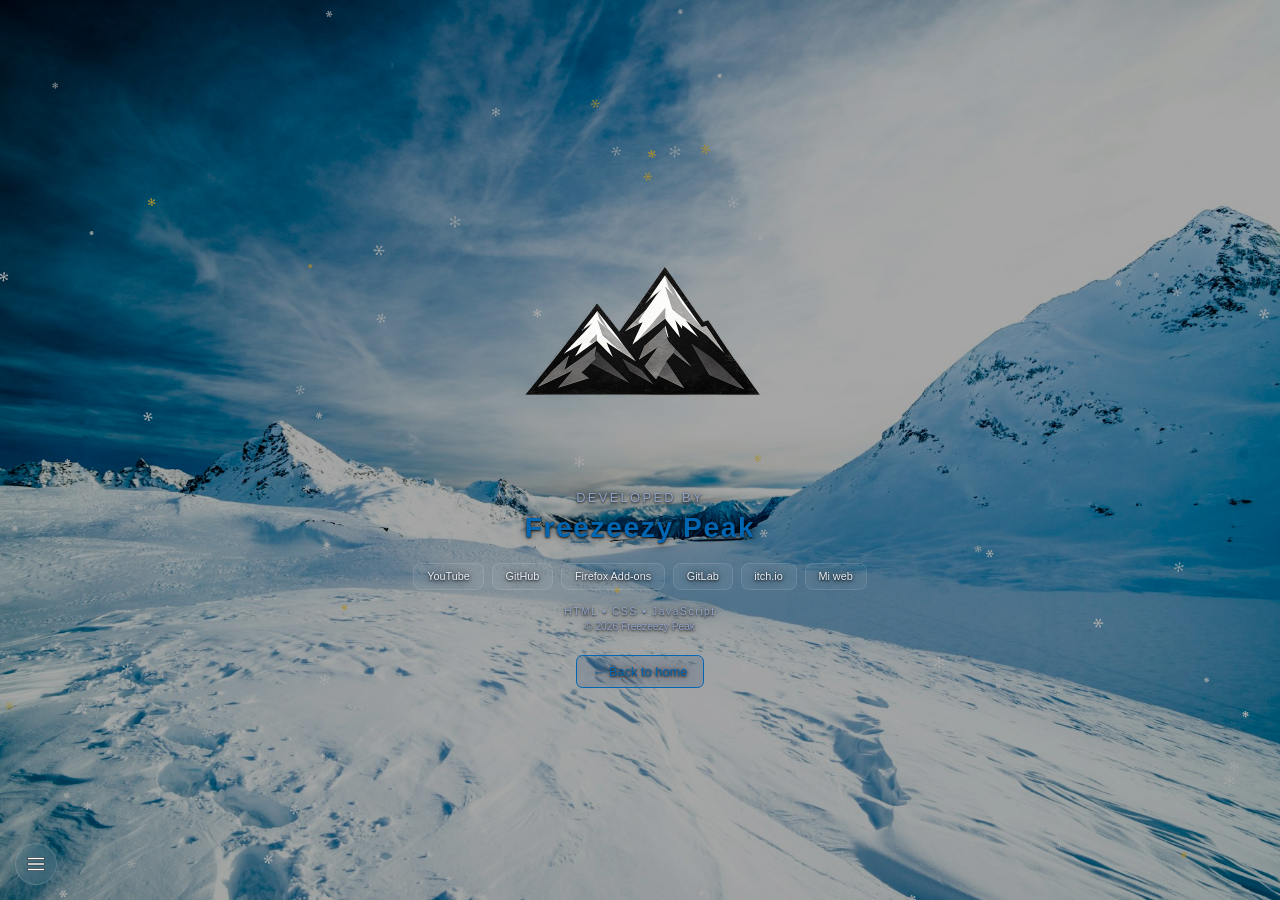
<file: pages/credit.html>
<!DOCTYPE html>
<html lang="es">
<head>
  <meta charset="UTF-8">
  <meta name="viewport" content="width=device-width, initial-scale=1.0">
  <title>Créditos - DarkSnowF</title>
  <link rel="icon" href="../assets/Texturas/Logos/DarkSnowF.png" type="image/png">
  <link rel="stylesheet" href="../src/css/main.css">
  <link rel="stylesheet" href="../src/css/themes.css">
  <style>
    body {
      background: linear-gradient(180deg, #080c15 0%, #070b12 45%, #05070a 100%);
      color: #e8eef8;
      margin: 0;
      min-height: 100vh;
      display: flex;
      align-items: center;
      justify-content: center;
    }
    .container {
      text-align: center;
      padding: 40px 20px;
    }
    .brand-logo {
      max-width: 320px;
      width: 100%;
      height: auto;
      object-fit: contain;
      margin-bottom: 24px;
    }
    .dev-by {
      font-size: 1rem;
      color: #8fa2c8;
      letter-spacing: 3px;
      text-transform: uppercase;
      margin: 0 0 8px 0;
    }
    .dev-name {
      font-size: 2.2rem;
      color: #0066B2;
      letter-spacing: 2px;
      margin: 0 0 24px 0;
      font-weight: 700;
    }
    .credit-links {
      display: flex;
      gap: 10px;
      justify-content: center;
      margin-bottom: 20px;
      flex-wrap: wrap;
    }
    .credit-links a {
      padding: 8px 16px;
      border-radius: 10px;
      background: rgba(255,255,255,0.05);
      border: 1px solid rgba(255,255,255,0.1);
      color: #e8eef8;
      text-decoration: none;
      font-size: 0.85rem;
      transition: all 0.2s ease;
    }
    .credit-links a:hover {
      background: rgba(0, 51, 102, 0.2);
      border-color: #0066B2;
      transform: translateY(-2px);
    }
    .credit-tech {
      font-size: 0.8rem;
      color: #8fa2c8;
      letter-spacing: 2px;
      margin: 0 0 6px 0;
    }
    .credit-copy {
      font-size: 0.8rem;
      color: #8fa2c8;
      margin: 0 0 28px 0;
    }
    h1 {
      font-size: 2.5rem;
      color: #0066B2;
      margin: 0 0 32px 0;
    }
    .back-btn {
      display: inline-block;
      padding: 10px 20px;
      background: rgba(0, 51, 102, 0.15);
      border: 1px solid #0066B2;
      border-radius: 8px;
      color: #0066B2;
      text-decoration: none;
      transition: all 0.2s ease;
    }
    .back-btn:hover {
      background: rgba(0, 51, 102, 0.25);
      transform: translateY(-2px);
    }
  </style>
  <link rel="stylesheet" href="../src/css/cursor.css">
  <link rel="stylesheet" href="../src/css/menu.css">
  <link rel="stylesheet" href="../src/css/modals.css">
  <link rel="stylesheet" href="../src/css/dialogs.css">
</head>
<body>
  <div class="container">
    <img src="../assets/Texturas/Logos/logo_freezeezy peak_HD.png" alt="Logo de Freezeezy Peak" class="brand-logo">
    <p class="dev-by" data-pi18n="devBy">Desarrollado por</p>
    <p class="dev-name">Freezeezy Peak</p>
    <div class="credit-links">
      <a href="https://www.youtube.com/@FreezeezyPeak" target="_blank" rel="noopener">YouTube</a>
      <a href="https://github.com/FreezeezyPeak-StudioDev" target="_blank" rel="noopener">GitHub</a>
      <a href="https://addons.mozilla.org/es-ES/firefox/user/20170408/" target="_blank" rel="noopener">Firefox Add-ons</a>
      <a href="https://gitlab.com/freezeezypeak.studiodev" target="_blank" rel="noopener">GitLab</a>
      <a href="#" data-coming-soon="itch">itch.io</a>
      <a href="#" data-coming-soon="web">Mi web</a>
    </div>
    <p class="credit-tech">HTML • CSS • JavaScript</p>
    <p class="credit-copy">© 2026 Freezeezy Peak</p>
    <a href="../Index.html" class="back-btn" data-pi18n="backBtn">← Volver a inicio</a>
  </div>
  <script src="../utils/dialogs.js"></script>
  <script src="../src/js/i18n-pages.js"></script>
  <script src="../src/js/rotate.js"></script>
  <script src="../src/js/cat-remote.js"></script>
  <script src="../src/js/profile-cfg.js"></script>
  <script src="../src/js/config-loader.js"></script>
  <script src="../src/js/snow.js"></script>
  <script src="../src/js/modals.js"></script>
  <script src="../src/js/menu.js"></script>
</body>
</html>
</file>
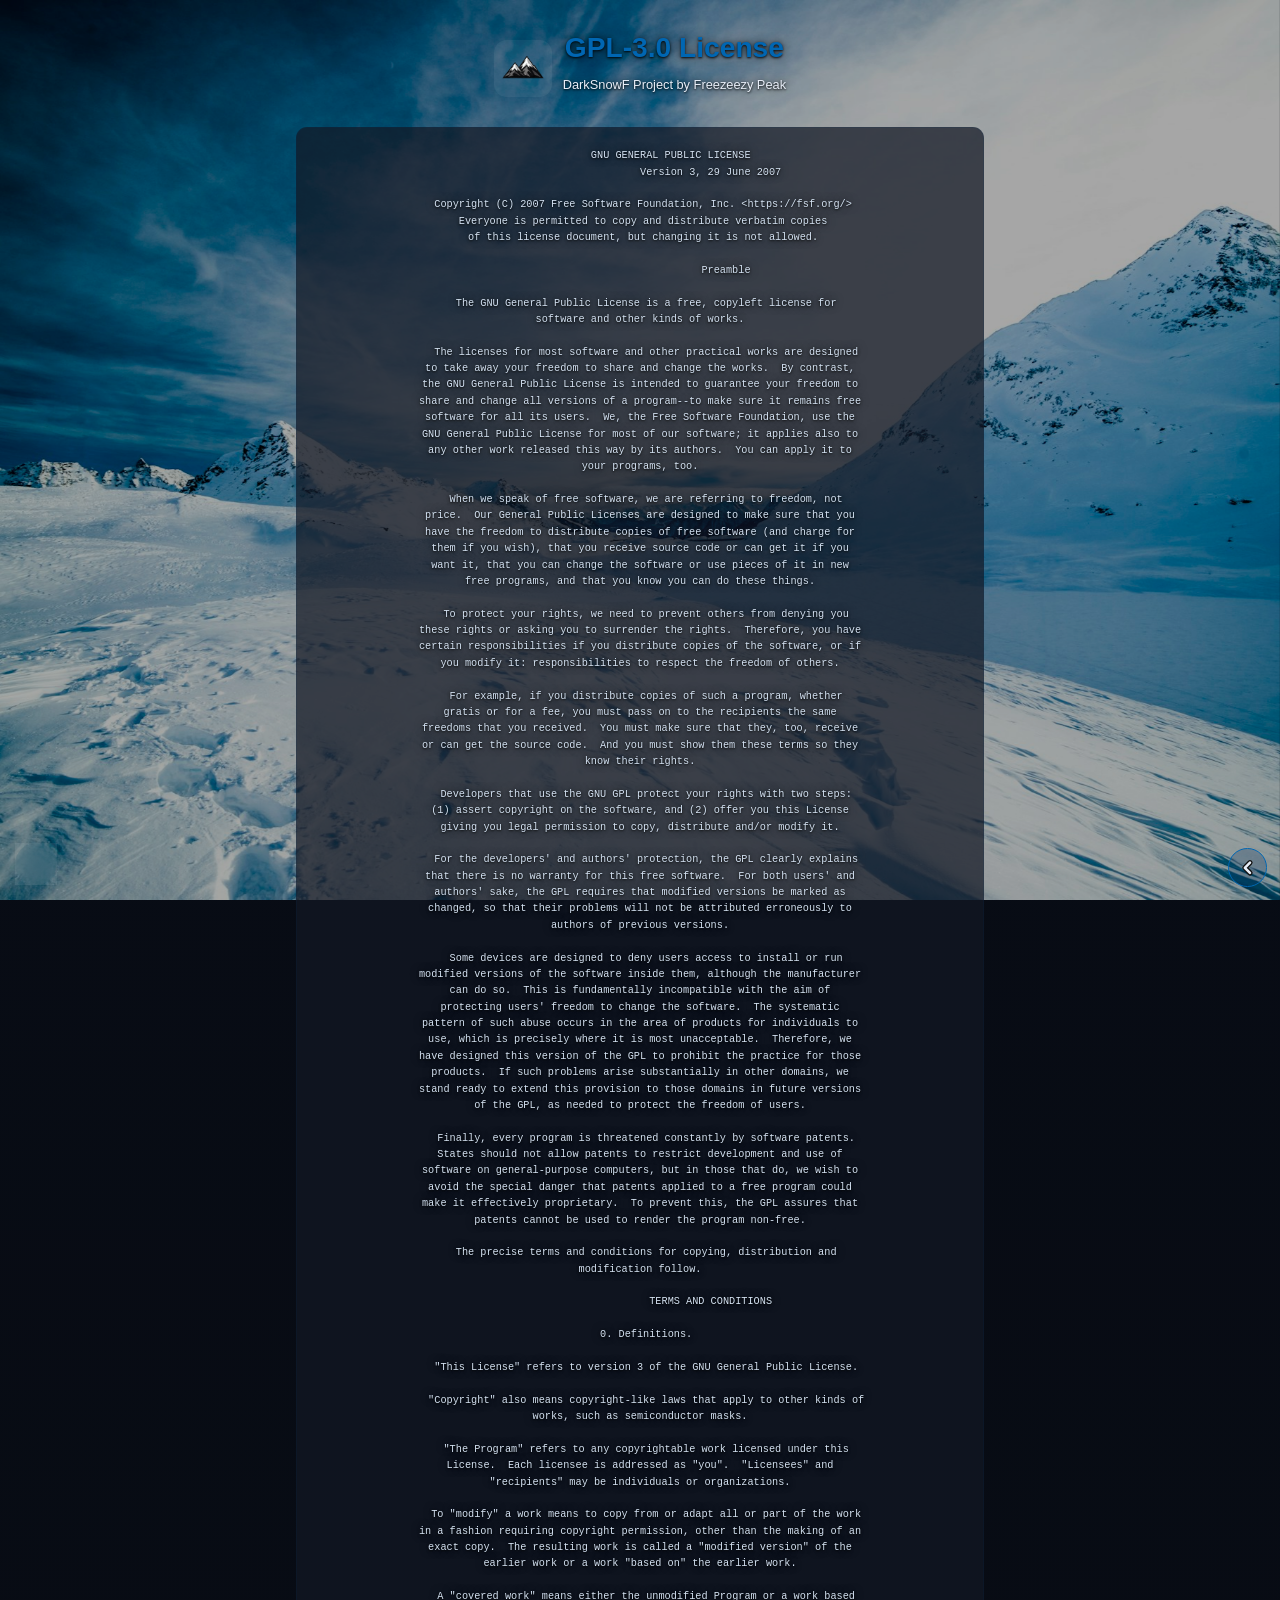
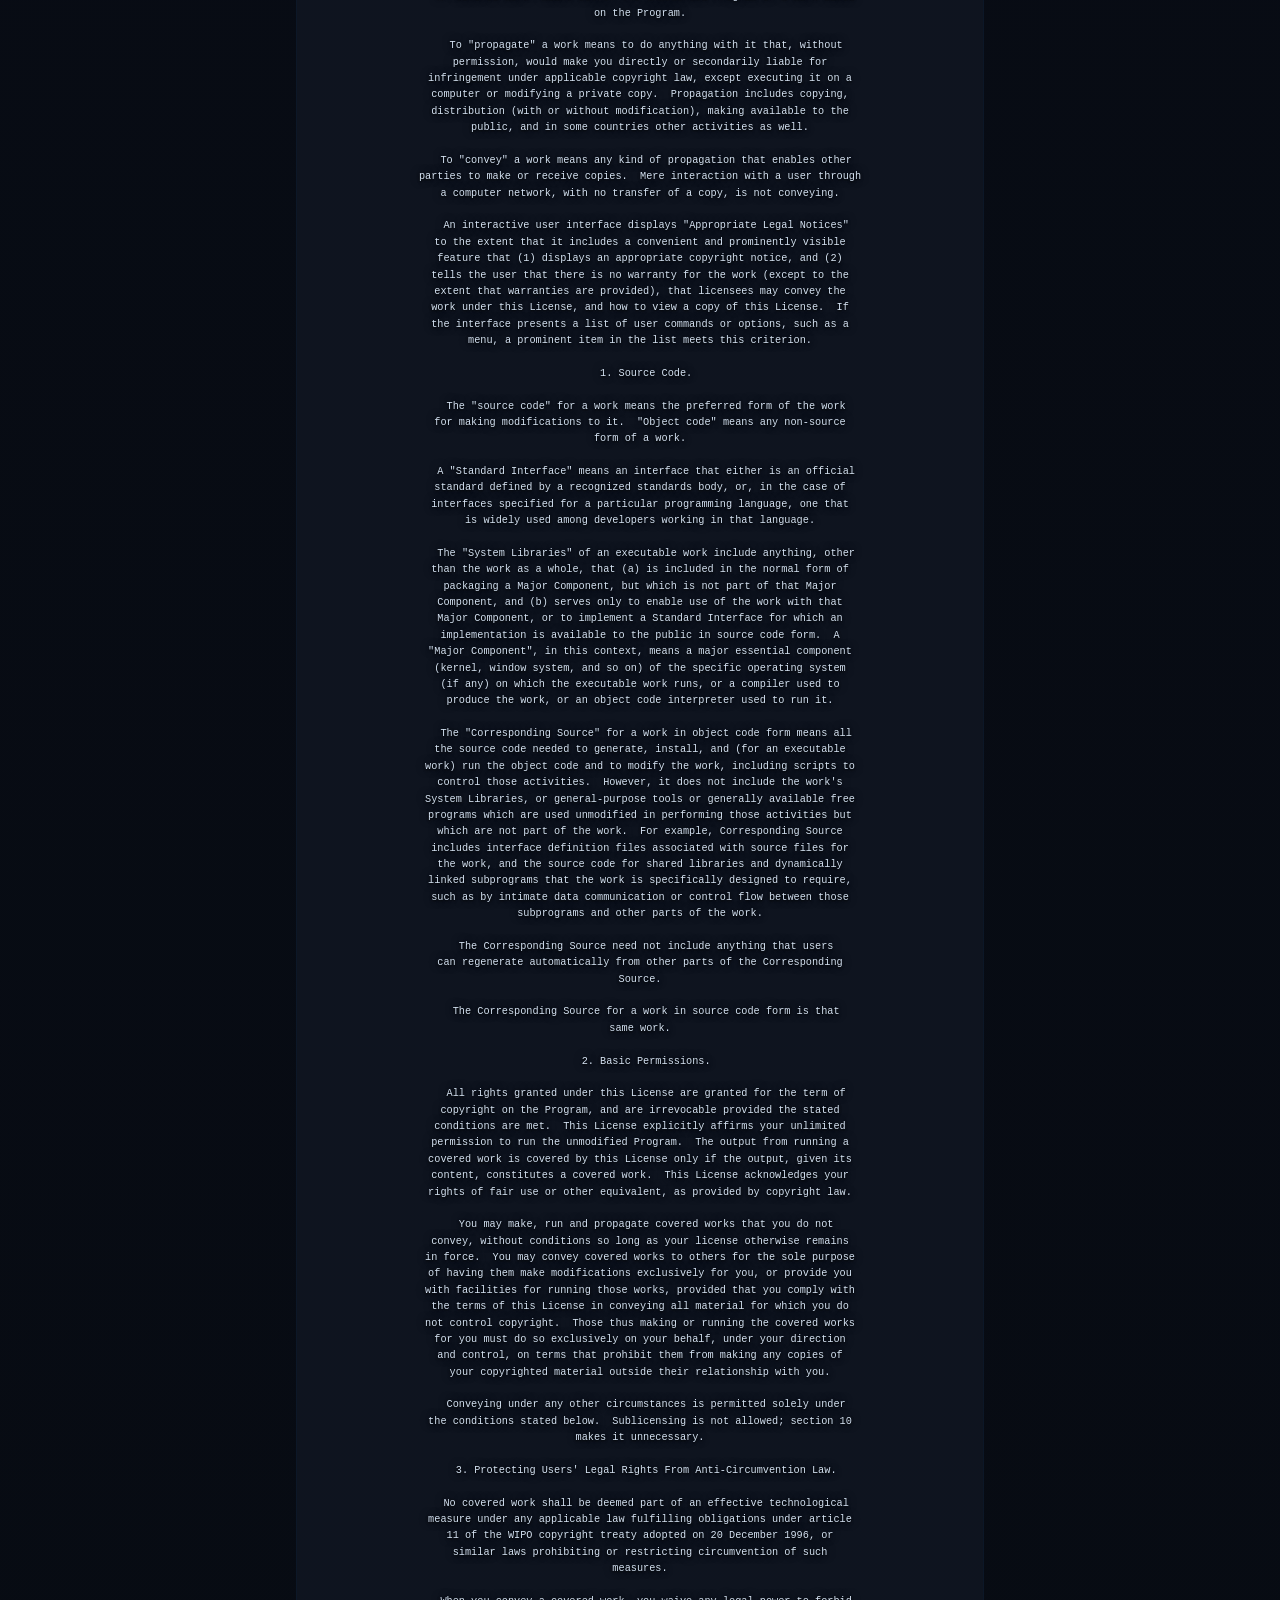
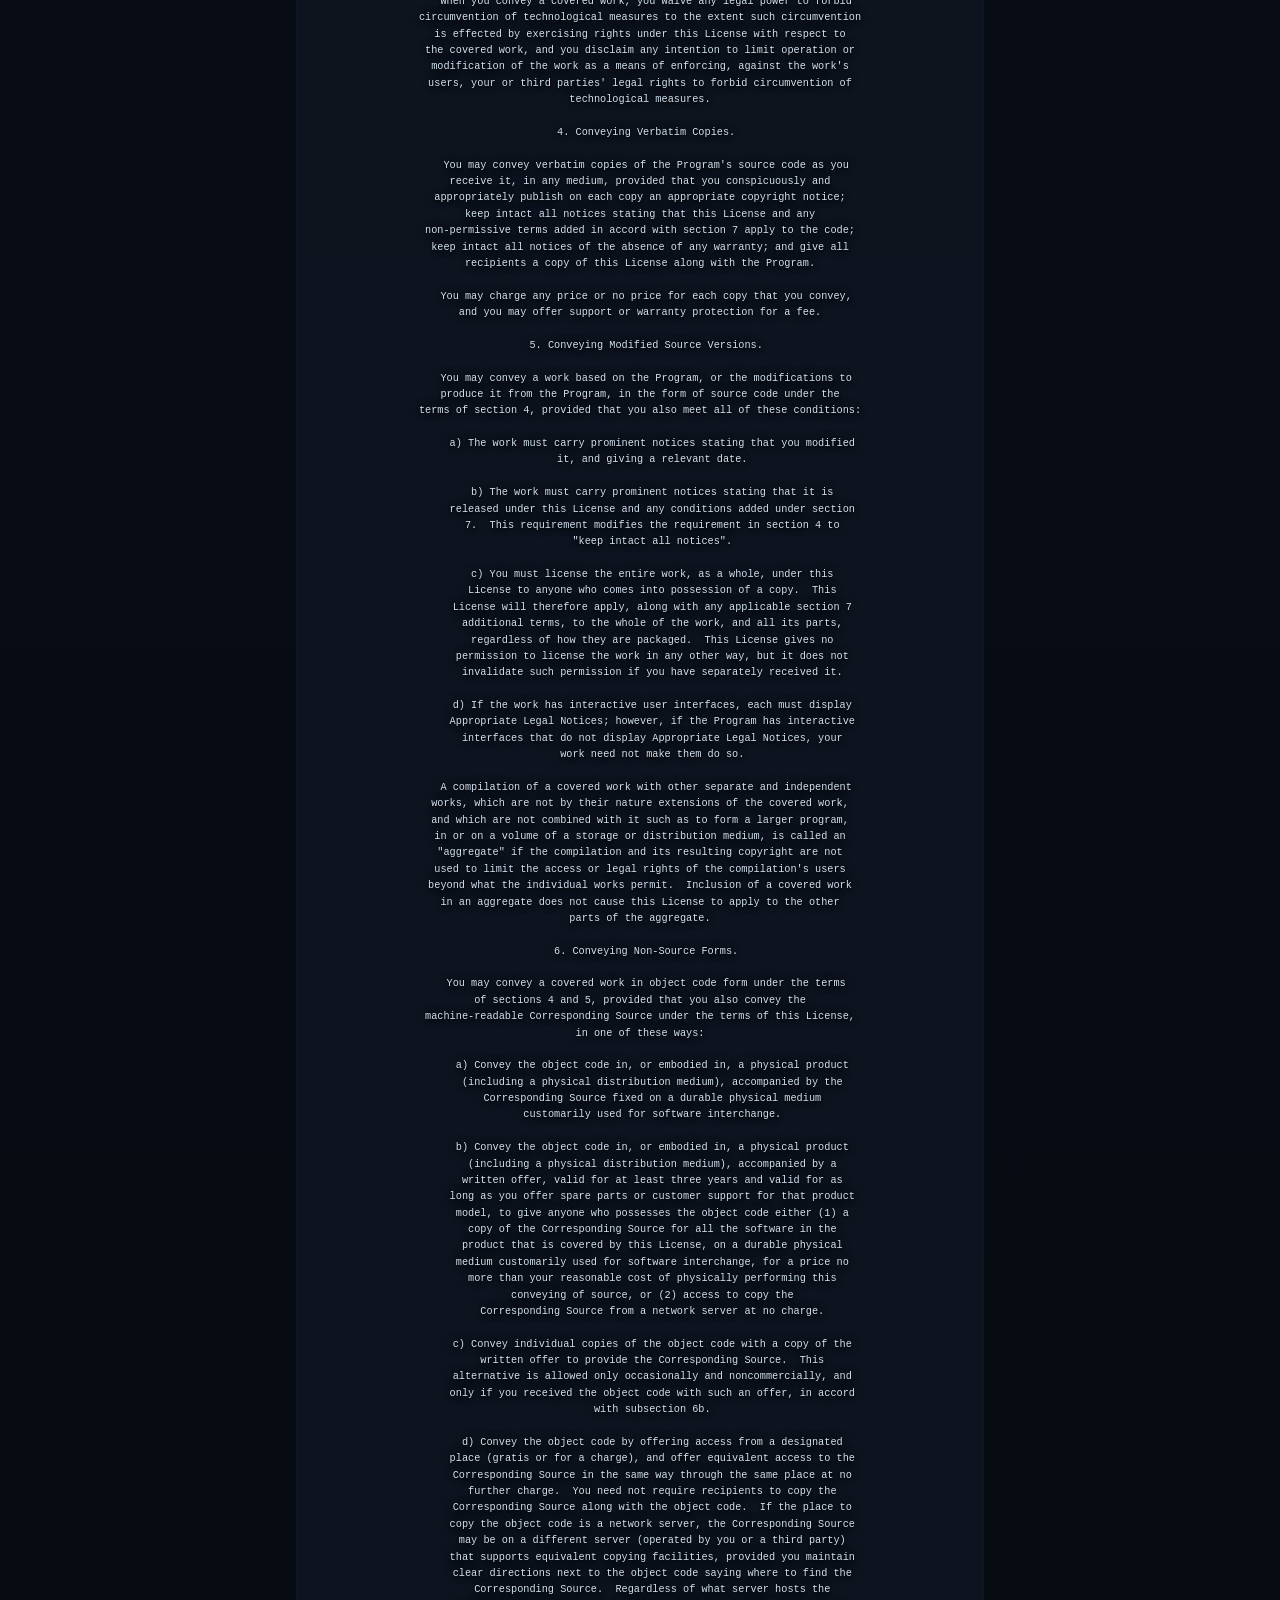
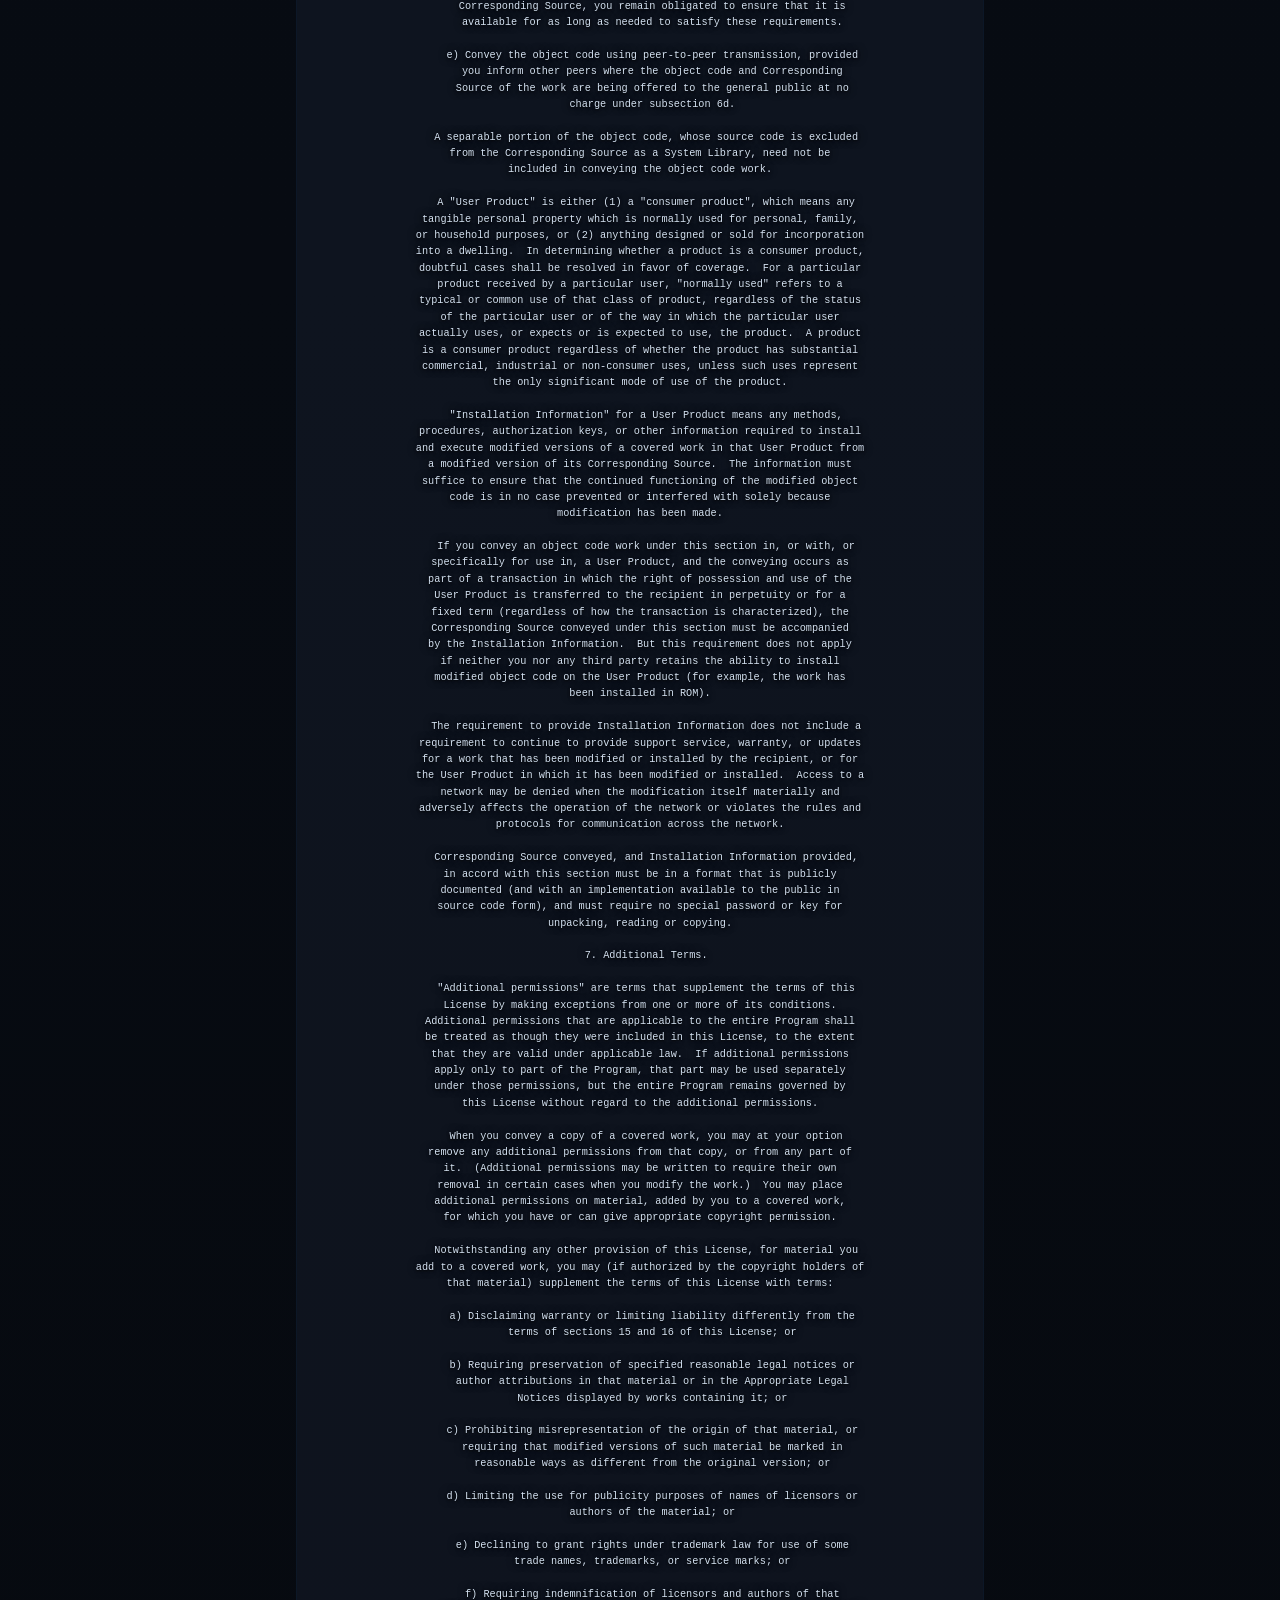
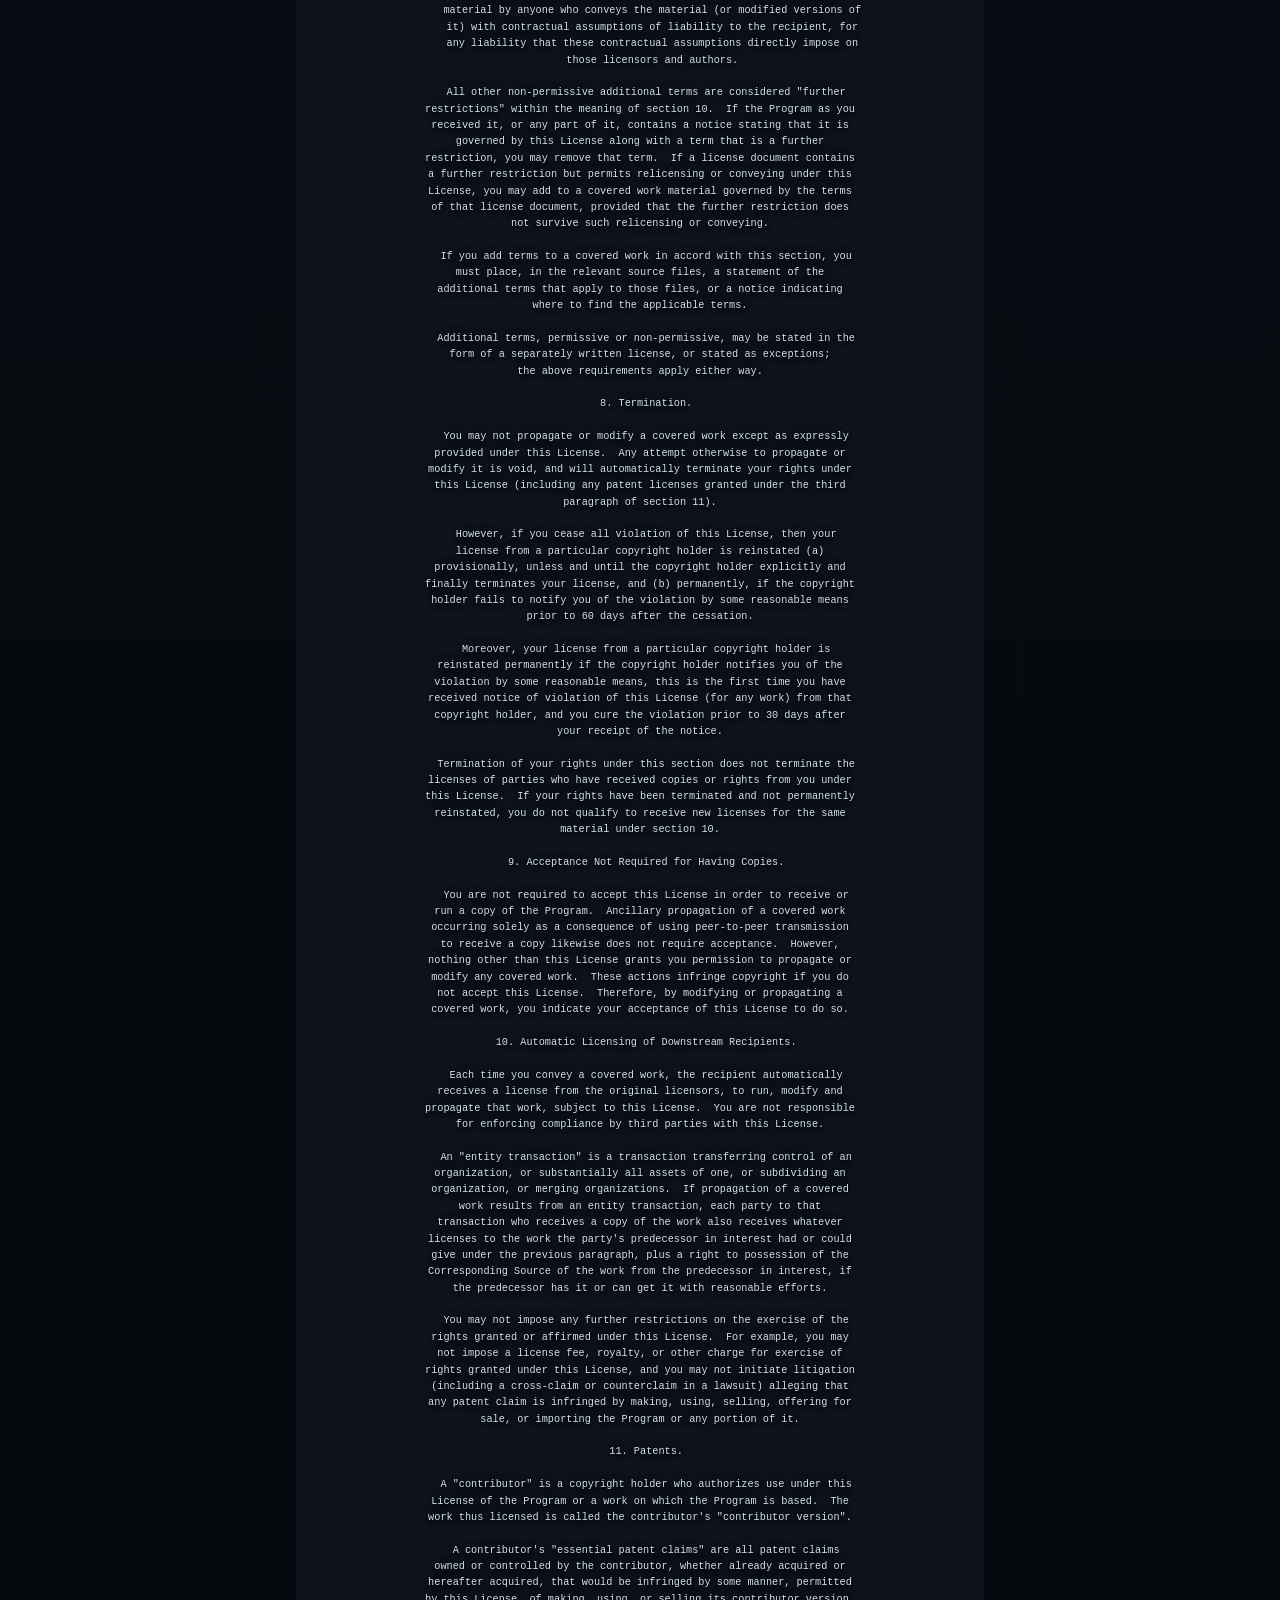
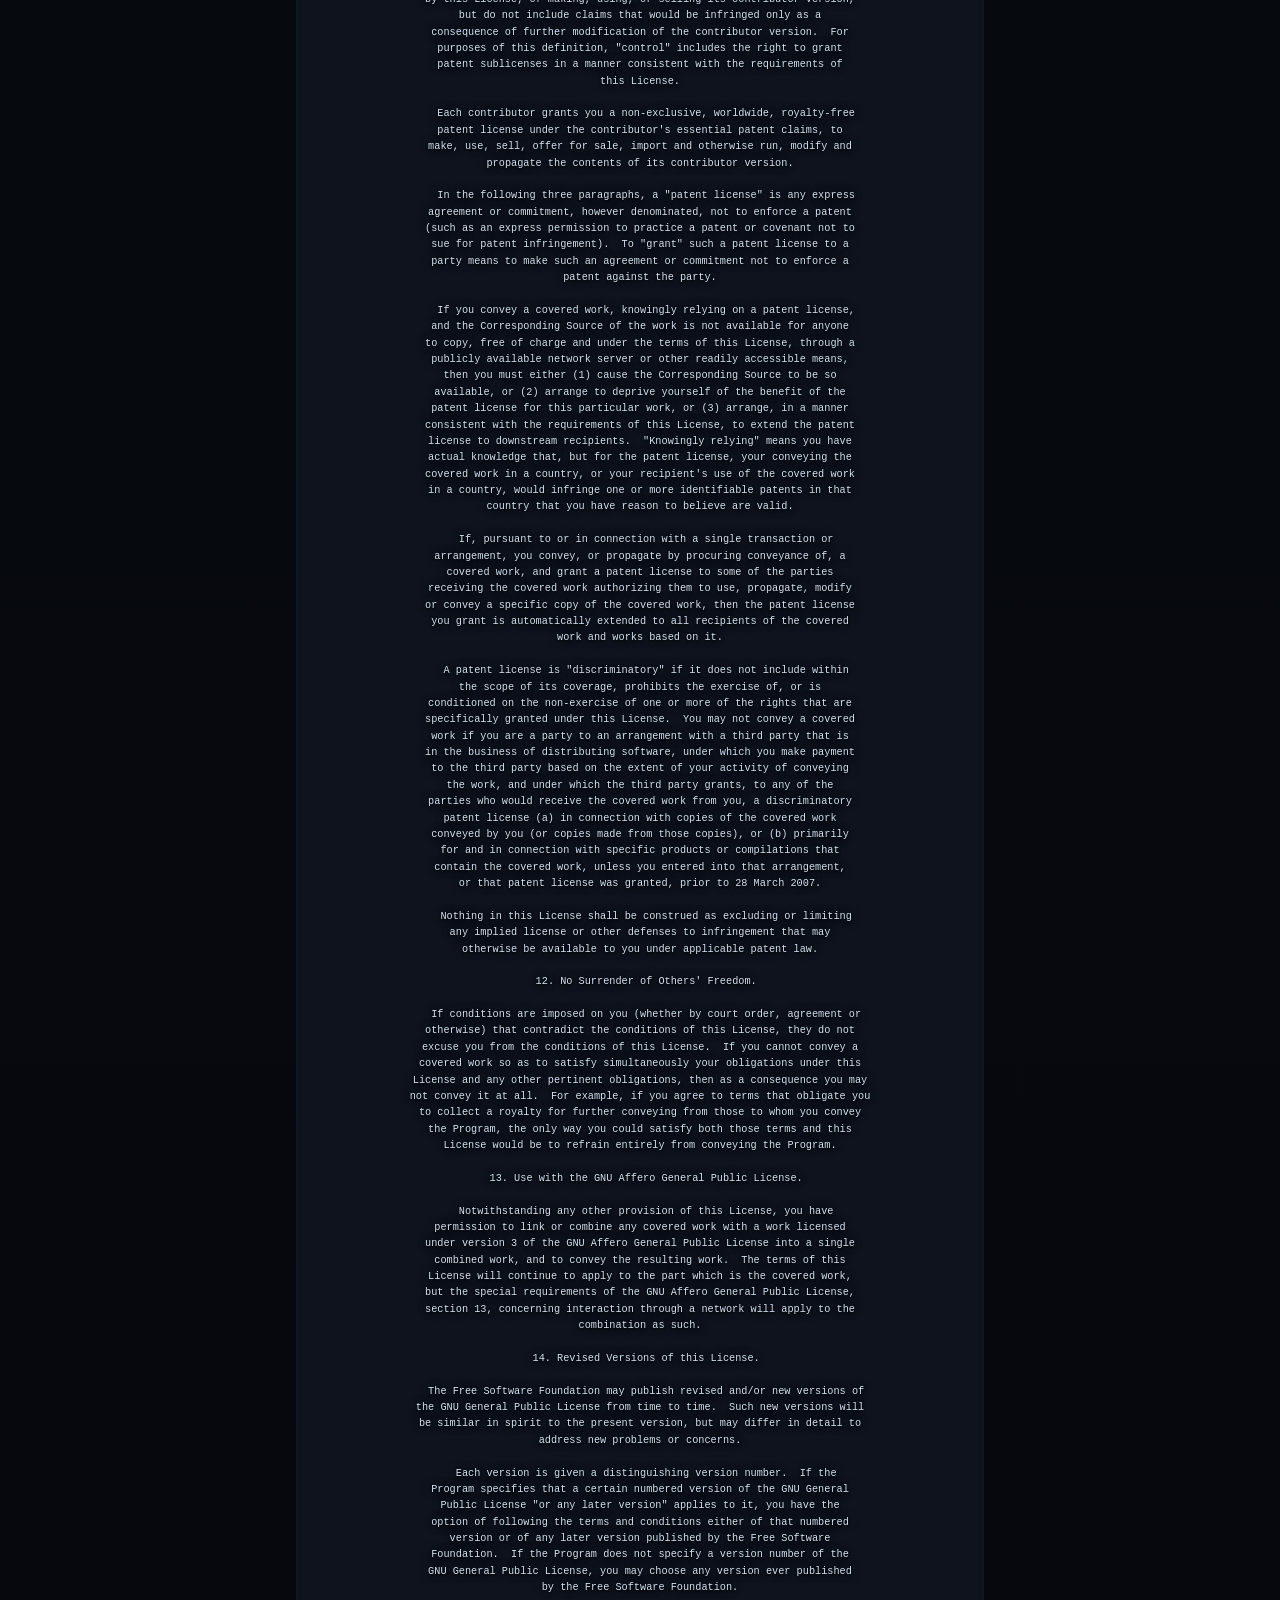
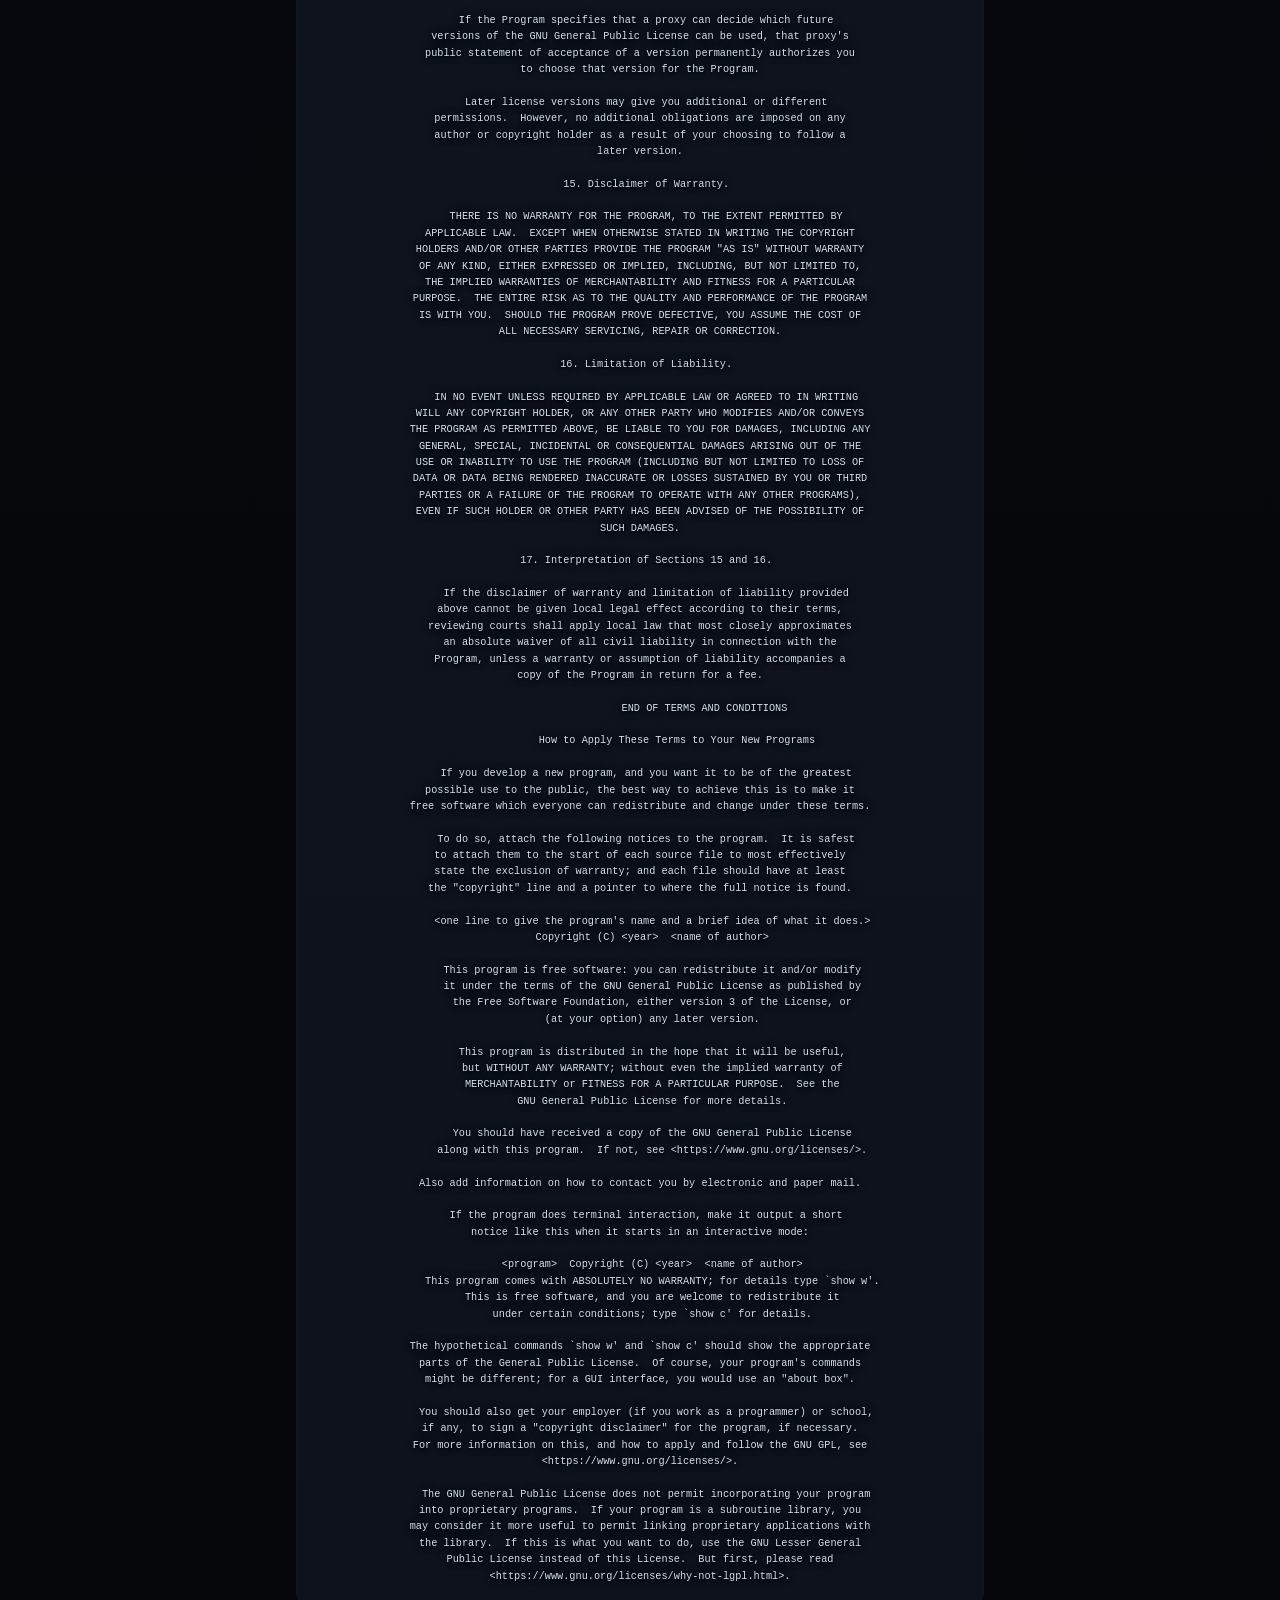
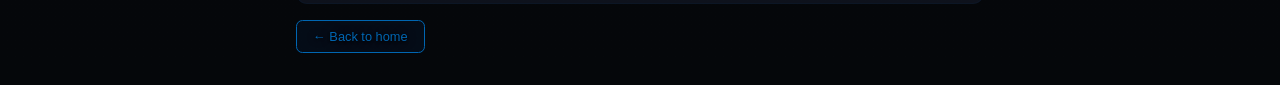
<file: pages/License.html>
<!DOCTYPE html>
<html lang="es">
<head>
  <meta charset="UTF-8">
  <meta name="viewport" content="width=device-width, initial-scale=1.0">
  <title>Licencia - DarkSnowF</title>
  <link rel="icon" href="../assets/Texturas/Logos/DarkSnowF.png" type="image/png">
  <link rel="stylesheet" href="../src/css/main.css">
  <link rel="stylesheet" href="../src/css/themes.css">
  <style id="ds-home-cursor">
    /* Flecha azul estilo Windows. Sin mano de clic. */
    * {
      cursor: url('data:image/svg+xml;utf8,<svg xmlns="http://www.w3.org/2000/svg" width="22" height="22" viewBox="0 0 24 24"><path fill="%230066B2" stroke="%23020b12" stroke-width="1.25" stroke-linejoin="round" d="M4 3l13 8-6 1.4L8 19z"/></svg>') 3 3, auto !important;
    }
    a, button {
      cursor: url('data:image/svg+xml;utf8,<svg xmlns="http://www.w3.org/2000/svg" width="22" height="22" viewBox="0 0 24 24"><path fill="%230066B2" stroke="%23020b12" stroke-width="1.25" stroke-linejoin="round" d="M4 3l13 8-6 1.4L8 19z"/></svg>') 3 3, auto !important;
    }
    
    body {
      margin: 0;
      min-height: 100vh;
      background: linear-gradient(180deg, #080c15 0%, #070b12 45%, #05070a 100%);
      color: #e8eef8;
      font-family: 'Segoe UI', Tahoma, Geneva, Verdana, sans-serif;
    }
    .container {
      max-width: 860px;
      margin: 0 auto;
      padding: 40px 20px;
    }
    .header {
      display: flex;
      align-items: center;
      justify-content: center;
      gap: 14px;
      text-align: center;
      margin-bottom: 28px;
      flex-wrap: wrap;
    }
    .header img {
      width: 56px;
      height: 56px;
      border-radius: 16px;
      background: rgba(255,255,255,0.06);
      padding: 8px;
      object-fit: contain;
    }
    h1 {
      margin: 0;
      color: #0066B2;
      font-size: 2.2rem;
    }
    .license-box {
      padding: 24px;
      border-radius: 14px;
      background: rgba(18, 24, 36, 0.72);
      border: 1px solid rgba(0, 51, 102, 0.12);
      line-height: 1.65;
    }
    .license-box h2 {
      margin-top: 0;
      color: #0066B2;
    }
    .license-box pre {
      white-space: pre-wrap;
      word-wrap: break-word;
      font-size: 0.8rem;
      line-height: 1.6;
      color: #d4e2f2;
      margin: 0;
      font-family: Consolas, 'Courier New', monospace;
      text-align: center;
    }
    .back-btn {
      display: inline-block;
      margin-top: 20px;
      padding: 10px 20px;
      background: rgba(0, 51, 102, 0.15);
      border: 1px solid #0066B2;
      border-radius: 8px;
      color: #0066B2;
      text-decoration: none;
      transition: all 0.2s ease;
    }
    .back-btn:hover {
      background: rgba(0, 51, 102, 0.25);
      transform: translateY(-2px);
    }
    .back-float {
      position: fixed;
      right: 16px;
      bottom: 16px;
      width: 46px;
      height: 46px;
      border-radius: 50%;
      background: rgba(0, 51, 102, 0.25);
      border: 1px solid #0066B2;
      display: flex;
      align-items: center;
      justify-content: center;
      text-decoration: none;
      z-index: 1000;
      transition: all 0.2s ease;
    }
    .back-float:hover {
      background: rgba(0, 51, 102, 0.4);
      transform: scale(1.06);
    }
    .back-float svg {
      width: 22px;
      height: 22px;
    }
  </style>
  <link rel="stylesheet" href="../src/css/cursor.css">
  <link rel="stylesheet" href="../src/css/menu.css">
  <link rel="stylesheet" href="../src/css/modals.css">
  <link rel="stylesheet" href="../src/css/dialogs.css">
</head>
<body>
  <main class="container">
    <header class="header">
      <img src="../assets/Texturas/Logos/logo_freezeezy peak_HD.png" alt="Logo de Freezeezy Peak">
      <div>
        <h1 data-pi18n="licTitle">Licencia DarkSnowF</h1>
        <p data-pi18n="licSub">Proyecto DarkSnowF por Freezeezy Peak</p>
      </div>
    </header>

    <section class="license-box">
      <pre>          GNU GENERAL PUBLIC LICENSE
                       Version 3, 29 June 2007

 Copyright (C) 2007 Free Software Foundation, Inc. &lt;https://fsf.org/&gt;
 Everyone is permitted to copy and distribute verbatim copies
 of this license document, but changing it is not allowed.

                            Preamble

  The GNU General Public License is a free, copyleft license for
software and other kinds of works.

  The licenses for most software and other practical works are designed
to take away your freedom to share and change the works.  By contrast,
the GNU General Public License is intended to guarantee your freedom to
share and change all versions of a program--to make sure it remains free
software for all its users.  We, the Free Software Foundation, use the
GNU General Public License for most of our software; it applies also to
any other work released this way by its authors.  You can apply it to
your programs, too.

  When we speak of free software, we are referring to freedom, not
price.  Our General Public Licenses are designed to make sure that you
have the freedom to distribute copies of free software (and charge for
them if you wish), that you receive source code or can get it if you
want it, that you can change the software or use pieces of it in new
free programs, and that you know you can do these things.

  To protect your rights, we need to prevent others from denying you
these rights or asking you to surrender the rights.  Therefore, you have
certain responsibilities if you distribute copies of the software, or if
you modify it: responsibilities to respect the freedom of others.

  For example, if you distribute copies of such a program, whether
gratis or for a fee, you must pass on to the recipients the same
freedoms that you received.  You must make sure that they, too, receive
or can get the source code.  And you must show them these terms so they
know their rights.

  Developers that use the GNU GPL protect your rights with two steps:
(1) assert copyright on the software, and (2) offer you this License
giving you legal permission to copy, distribute and/or modify it.

  For the developers' and authors' protection, the GPL clearly explains
that there is no warranty for this free software.  For both users' and
authors' sake, the GPL requires that modified versions be marked as
changed, so that their problems will not be attributed erroneously to
authors of previous versions.

  Some devices are designed to deny users access to install or run
modified versions of the software inside them, although the manufacturer
can do so.  This is fundamentally incompatible with the aim of
protecting users' freedom to change the software.  The systematic
pattern of such abuse occurs in the area of products for individuals to
use, which is precisely where it is most unacceptable.  Therefore, we
have designed this version of the GPL to prohibit the practice for those
products.  If such problems arise substantially in other domains, we
stand ready to extend this provision to those domains in future versions
of the GPL, as needed to protect the freedom of users.

  Finally, every program is threatened constantly by software patents.
States should not allow patents to restrict development and use of
software on general-purpose computers, but in those that do, we wish to
avoid the special danger that patents applied to a free program could
make it effectively proprietary.  To prevent this, the GPL assures that
patents cannot be used to render the program non-free.

  The precise terms and conditions for copying, distribution and
modification follow.

                       TERMS AND CONDITIONS

  0. Definitions.

  "This License" refers to version 3 of the GNU General Public License.

  "Copyright" also means copyright-like laws that apply to other kinds of
works, such as semiconductor masks.

  "The Program" refers to any copyrightable work licensed under this
License.  Each licensee is addressed as "you".  "Licensees" and
"recipients" may be individuals or organizations.

  To "modify" a work means to copy from or adapt all or part of the work
in a fashion requiring copyright permission, other than the making of an
exact copy.  The resulting work is called a "modified version" of the
earlier work or a work "based on" the earlier work.

  A "covered work" means either the unmodified Program or a work based
on the Program.

  To "propagate" a work means to do anything with it that, without
permission, would make you directly or secondarily liable for
infringement under applicable copyright law, except executing it on a
computer or modifying a private copy.  Propagation includes copying,
distribution (with or without modification), making available to the
public, and in some countries other activities as well.

  To "convey" a work means any kind of propagation that enables other
parties to make or receive copies.  Mere interaction with a user through
a computer network, with no transfer of a copy, is not conveying.

  An interactive user interface displays "Appropriate Legal Notices"
to the extent that it includes a convenient and prominently visible
feature that (1) displays an appropriate copyright notice, and (2)
tells the user that there is no warranty for the work (except to the
extent that warranties are provided), that licensees may convey the
work under this License, and how to view a copy of this License.  If
the interface presents a list of user commands or options, such as a
menu, a prominent item in the list meets this criterion.

  1. Source Code.

  The "source code" for a work means the preferred form of the work
for making modifications to it.  "Object code" means any non-source
form of a work.

  A "Standard Interface" means an interface that either is an official
standard defined by a recognized standards body, or, in the case of
interfaces specified for a particular programming language, one that
is widely used among developers working in that language.

  The "System Libraries" of an executable work include anything, other
than the work as a whole, that (a) is included in the normal form of
packaging a Major Component, but which is not part of that Major
Component, and (b) serves only to enable use of the work with that
Major Component, or to implement a Standard Interface for which an
implementation is available to the public in source code form.  A
"Major Component", in this context, means a major essential component
(kernel, window system, and so on) of the specific operating system
(if any) on which the executable work runs, or a compiler used to
produce the work, or an object code interpreter used to run it.

  The "Corresponding Source" for a work in object code form means all
the source code needed to generate, install, and (for an executable
work) run the object code and to modify the work, including scripts to
control those activities.  However, it does not include the work's
System Libraries, or general-purpose tools or generally available free
programs which are used unmodified in performing those activities but
which are not part of the work.  For example, Corresponding Source
includes interface definition files associated with source files for
the work, and the source code for shared libraries and dynamically
linked subprograms that the work is specifically designed to require,
such as by intimate data communication or control flow between those
subprograms and other parts of the work.

  The Corresponding Source need not include anything that users
can regenerate automatically from other parts of the Corresponding
Source.

  The Corresponding Source for a work in source code form is that
same work.

  2. Basic Permissions.

  All rights granted under this License are granted for the term of
copyright on the Program, and are irrevocable provided the stated
conditions are met.  This License explicitly affirms your unlimited
permission to run the unmodified Program.  The output from running a
covered work is covered by this License only if the output, given its
content, constitutes a covered work.  This License acknowledges your
rights of fair use or other equivalent, as provided by copyright law.

  You may make, run and propagate covered works that you do not
convey, without conditions so long as your license otherwise remains
in force.  You may convey covered works to others for the sole purpose
of having them make modifications exclusively for you, or provide you
with facilities for running those works, provided that you comply with
the terms of this License in conveying all material for which you do
not control copyright.  Those thus making or running the covered works
for you must do so exclusively on your behalf, under your direction
and control, on terms that prohibit them from making any copies of
your copyrighted material outside their relationship with you.

  Conveying under any other circumstances is permitted solely under
the conditions stated below.  Sublicensing is not allowed; section 10
makes it unnecessary.

  3. Protecting Users' Legal Rights From Anti-Circumvention Law.

  No covered work shall be deemed part of an effective technological
measure under any applicable law fulfilling obligations under article
11 of the WIPO copyright treaty adopted on 20 December 1996, or
similar laws prohibiting or restricting circumvention of such
measures.

  When you convey a covered work, you waive any legal power to forbid
circumvention of technological measures to the extent such circumvention
is effected by exercising rights under this License with respect to
the covered work, and you disclaim any intention to limit operation or
modification of the work as a means of enforcing, against the work's
users, your or third parties' legal rights to forbid circumvention of
technological measures.

  4. Conveying Verbatim Copies.

  You may convey verbatim copies of the Program's source code as you
receive it, in any medium, provided that you conspicuously and
appropriately publish on each copy an appropriate copyright notice;
keep intact all notices stating that this License and any
non-permissive terms added in accord with section 7 apply to the code;
keep intact all notices of the absence of any warranty; and give all
recipients a copy of this License along with the Program.

  You may charge any price or no price for each copy that you convey,
and you may offer support or warranty protection for a fee.

  5. Conveying Modified Source Versions.

  You may convey a work based on the Program, or the modifications to
produce it from the Program, in the form of source code under the
terms of section 4, provided that you also meet all of these conditions:

    a) The work must carry prominent notices stating that you modified
    it, and giving a relevant date.

    b) The work must carry prominent notices stating that it is
    released under this License and any conditions added under section
    7.  This requirement modifies the requirement in section 4 to
    "keep intact all notices".

    c) You must license the entire work, as a whole, under this
    License to anyone who comes into possession of a copy.  This
    License will therefore apply, along with any applicable section 7
    additional terms, to the whole of the work, and all its parts,
    regardless of how they are packaged.  This License gives no
    permission to license the work in any other way, but it does not
    invalidate such permission if you have separately received it.

    d) If the work has interactive user interfaces, each must display
    Appropriate Legal Notices; however, if the Program has interactive
    interfaces that do not display Appropriate Legal Notices, your
    work need not make them do so.

  A compilation of a covered work with other separate and independent
works, which are not by their nature extensions of the covered work,
and which are not combined with it such as to form a larger program,
in or on a volume of a storage or distribution medium, is called an
"aggregate" if the compilation and its resulting copyright are not
used to limit the access or legal rights of the compilation's users
beyond what the individual works permit.  Inclusion of a covered work
in an aggregate does not cause this License to apply to the other
parts of the aggregate.

  6. Conveying Non-Source Forms.

  You may convey a covered work in object code form under the terms
of sections 4 and 5, provided that you also convey the
machine-readable Corresponding Source under the terms of this License,
in one of these ways:

    a) Convey the object code in, or embodied in, a physical product
    (including a physical distribution medium), accompanied by the
    Corresponding Source fixed on a durable physical medium
    customarily used for software interchange.

    b) Convey the object code in, or embodied in, a physical product
    (including a physical distribution medium), accompanied by a
    written offer, valid for at least three years and valid for as
    long as you offer spare parts or customer support for that product
    model, to give anyone who possesses the object code either (1) a
    copy of the Corresponding Source for all the software in the
    product that is covered by this License, on a durable physical
    medium customarily used for software interchange, for a price no
    more than your reasonable cost of physically performing this
    conveying of source, or (2) access to copy the
    Corresponding Source from a network server at no charge.

    c) Convey individual copies of the object code with a copy of the
    written offer to provide the Corresponding Source.  This
    alternative is allowed only occasionally and noncommercially, and
    only if you received the object code with such an offer, in accord
    with subsection 6b.

    d) Convey the object code by offering access from a designated
    place (gratis or for a charge), and offer equivalent access to the
    Corresponding Source in the same way through the same place at no
    further charge.  You need not require recipients to copy the
    Corresponding Source along with the object code.  If the place to
    copy the object code is a network server, the Corresponding Source
    may be on a different server (operated by you or a third party)
    that supports equivalent copying facilities, provided you maintain
    clear directions next to the object code saying where to find the
    Corresponding Source.  Regardless of what server hosts the
    Corresponding Source, you remain obligated to ensure that it is
    available for as long as needed to satisfy these requirements.

    e) Convey the object code using peer-to-peer transmission, provided
    you inform other peers where the object code and Corresponding
    Source of the work are being offered to the general public at no
    charge under subsection 6d.

  A separable portion of the object code, whose source code is excluded
from the Corresponding Source as a System Library, need not be
included in conveying the object code work.

  A "User Product" is either (1) a "consumer product", which means any
tangible personal property which is normally used for personal, family,
or household purposes, or (2) anything designed or sold for incorporation
into a dwelling.  In determining whether a product is a consumer product,
doubtful cases shall be resolved in favor of coverage.  For a particular
product received by a particular user, "normally used" refers to a
typical or common use of that class of product, regardless of the status
of the particular user or of the way in which the particular user
actually uses, or expects or is expected to use, the product.  A product
is a consumer product regardless of whether the product has substantial
commercial, industrial or non-consumer uses, unless such uses represent
the only significant mode of use of the product.

  "Installation Information" for a User Product means any methods,
procedures, authorization keys, or other information required to install
and execute modified versions of a covered work in that User Product from
a modified version of its Corresponding Source.  The information must
suffice to ensure that the continued functioning of the modified object
code is in no case prevented or interfered with solely because
modification has been made.

  If you convey an object code work under this section in, or with, or
specifically for use in, a User Product, and the conveying occurs as
part of a transaction in which the right of possession and use of the
User Product is transferred to the recipient in perpetuity or for a
fixed term (regardless of how the transaction is characterized), the
Corresponding Source conveyed under this section must be accompanied
by the Installation Information.  But this requirement does not apply
if neither you nor any third party retains the ability to install
modified object code on the User Product (for example, the work has
been installed in ROM).

  The requirement to provide Installation Information does not include a
requirement to continue to provide support service, warranty, or updates
for a work that has been modified or installed by the recipient, or for
the User Product in which it has been modified or installed.  Access to a
network may be denied when the modification itself materially and
adversely affects the operation of the network or violates the rules and
protocols for communication across the network.

  Corresponding Source conveyed, and Installation Information provided,
in accord with this section must be in a format that is publicly
documented (and with an implementation available to the public in
source code form), and must require no special password or key for
unpacking, reading or copying.

  7. Additional Terms.

  "Additional permissions" are terms that supplement the terms of this
License by making exceptions from one or more of its conditions.
Additional permissions that are applicable to the entire Program shall
be treated as though they were included in this License, to the extent
that they are valid under applicable law.  If additional permissions
apply only to part of the Program, that part may be used separately
under those permissions, but the entire Program remains governed by
this License without regard to the additional permissions.

  When you convey a copy of a covered work, you may at your option
remove any additional permissions from that copy, or from any part of
it.  (Additional permissions may be written to require their own
removal in certain cases when you modify the work.)  You may place
additional permissions on material, added by you to a covered work,
for which you have or can give appropriate copyright permission.

  Notwithstanding any other provision of this License, for material you
add to a covered work, you may (if authorized by the copyright holders of
that material) supplement the terms of this License with terms:

    a) Disclaiming warranty or limiting liability differently from the
    terms of sections 15 and 16 of this License; or

    b) Requiring preservation of specified reasonable legal notices or
    author attributions in that material or in the Appropriate Legal
    Notices displayed by works containing it; or

    c) Prohibiting misrepresentation of the origin of that material, or
    requiring that modified versions of such material be marked in
    reasonable ways as different from the original version; or

    d) Limiting the use for publicity purposes of names of licensors or
    authors of the material; or

    e) Declining to grant rights under trademark law for use of some
    trade names, trademarks, or service marks; or

    f) Requiring indemnification of licensors and authors of that
    material by anyone who conveys the material (or modified versions of
    it) with contractual assumptions of liability to the recipient, for
    any liability that these contractual assumptions directly impose on
    those licensors and authors.

  All other non-permissive additional terms are considered "further
restrictions" within the meaning of section 10.  If the Program as you
received it, or any part of it, contains a notice stating that it is
governed by this License along with a term that is a further
restriction, you may remove that term.  If a license document contains
a further restriction but permits relicensing or conveying under this
License, you may add to a covered work material governed by the terms
of that license document, provided that the further restriction does
not survive such relicensing or conveying.

  If you add terms to a covered work in accord with this section, you
must place, in the relevant source files, a statement of the
additional terms that apply to those files, or a notice indicating
where to find the applicable terms.

  Additional terms, permissive or non-permissive, may be stated in the
form of a separately written license, or stated as exceptions;
the above requirements apply either way.

  8. Termination.

  You may not propagate or modify a covered work except as expressly
provided under this License.  Any attempt otherwise to propagate or
modify it is void, and will automatically terminate your rights under
this License (including any patent licenses granted under the third
paragraph of section 11).

  However, if you cease all violation of this License, then your
license from a particular copyright holder is reinstated (a)
provisionally, unless and until the copyright holder explicitly and
finally terminates your license, and (b) permanently, if the copyright
holder fails to notify you of the violation by some reasonable means
prior to 60 days after the cessation.

  Moreover, your license from a particular copyright holder is
reinstated permanently if the copyright holder notifies you of the
violation by some reasonable means, this is the first time you have
received notice of violation of this License (for any work) from that
copyright holder, and you cure the violation prior to 30 days after
your receipt of the notice.

  Termination of your rights under this section does not terminate the
licenses of parties who have received copies or rights from you under
this License.  If your rights have been terminated and not permanently
reinstated, you do not qualify to receive new licenses for the same
material under section 10.

  9. Acceptance Not Required for Having Copies.

  You are not required to accept this License in order to receive or
run a copy of the Program.  Ancillary propagation of a covered work
occurring solely as a consequence of using peer-to-peer transmission
to receive a copy likewise does not require acceptance.  However,
nothing other than this License grants you permission to propagate or
modify any covered work.  These actions infringe copyright if you do
not accept this License.  Therefore, by modifying or propagating a
covered work, you indicate your acceptance of this License to do so.

  10. Automatic Licensing of Downstream Recipients.

  Each time you convey a covered work, the recipient automatically
receives a license from the original licensors, to run, modify and
propagate that work, subject to this License.  You are not responsible
for enforcing compliance by third parties with this License.

  An "entity transaction" is a transaction transferring control of an
organization, or substantially all assets of one, or subdividing an
organization, or merging organizations.  If propagation of a covered
work results from an entity transaction, each party to that
transaction who receives a copy of the work also receives whatever
licenses to the work the party's predecessor in interest had or could
give under the previous paragraph, plus a right to possession of the
Corresponding Source of the work from the predecessor in interest, if
the predecessor has it or can get it with reasonable efforts.

  You may not impose any further restrictions on the exercise of the
rights granted or affirmed under this License.  For example, you may
not impose a license fee, royalty, or other charge for exercise of
rights granted under this License, and you may not initiate litigation
(including a cross-claim or counterclaim in a lawsuit) alleging that
any patent claim is infringed by making, using, selling, offering for
sale, or importing the Program or any portion of it.

  11. Patents.

  A "contributor" is a copyright holder who authorizes use under this
License of the Program or a work on which the Program is based.  The
work thus licensed is called the contributor's "contributor version".

  A contributor's "essential patent claims" are all patent claims
owned or controlled by the contributor, whether already acquired or
hereafter acquired, that would be infringed by some manner, permitted
by this License, of making, using, or selling its contributor version,
but do not include claims that would be infringed only as a
consequence of further modification of the contributor version.  For
purposes of this definition, "control" includes the right to grant
patent sublicenses in a manner consistent with the requirements of
this License.

  Each contributor grants you a non-exclusive, worldwide, royalty-free
patent license under the contributor's essential patent claims, to
make, use, sell, offer for sale, import and otherwise run, modify and
propagate the contents of its contributor version.

  In the following three paragraphs, a "patent license" is any express
agreement or commitment, however denominated, not to enforce a patent
(such as an express permission to practice a patent or covenant not to
sue for patent infringement).  To "grant" such a patent license to a
party means to make such an agreement or commitment not to enforce a
patent against the party.

  If you convey a covered work, knowingly relying on a patent license,
and the Corresponding Source of the work is not available for anyone
to copy, free of charge and under the terms of this License, through a
publicly available network server or other readily accessible means,
then you must either (1) cause the Corresponding Source to be so
available, or (2) arrange to deprive yourself of the benefit of the
patent license for this particular work, or (3) arrange, in a manner
consistent with the requirements of this License, to extend the patent
license to downstream recipients.  "Knowingly relying" means you have
actual knowledge that, but for the patent license, your conveying the
covered work in a country, or your recipient's use of the covered work
in a country, would infringe one or more identifiable patents in that
country that you have reason to believe are valid.

  If, pursuant to or in connection with a single transaction or
arrangement, you convey, or propagate by procuring conveyance of, a
covered work, and grant a patent license to some of the parties
receiving the covered work authorizing them to use, propagate, modify
or convey a specific copy of the covered work, then the patent license
you grant is automatically extended to all recipients of the covered
work and works based on it.

  A patent license is "discriminatory" if it does not include within
the scope of its coverage, prohibits the exercise of, or is
conditioned on the non-exercise of one or more of the rights that are
specifically granted under this License.  You may not convey a covered
work if you are a party to an arrangement with a third party that is
in the business of distributing software, under which you make payment
to the third party based on the extent of your activity of conveying
the work, and under which the third party grants, to any of the
parties who would receive the covered work from you, a discriminatory
patent license (a) in connection with copies of the covered work
conveyed by you (or copies made from those copies), or (b) primarily
for and in connection with specific products or compilations that
contain the covered work, unless you entered into that arrangement,
or that patent license was granted, prior to 28 March 2007.

  Nothing in this License shall be construed as excluding or limiting
any implied license or other defenses to infringement that may
otherwise be available to you under applicable patent law.

  12. No Surrender of Others' Freedom.

  If conditions are imposed on you (whether by court order, agreement or
otherwise) that contradict the conditions of this License, they do not
excuse you from the conditions of this License.  If you cannot convey a
covered work so as to satisfy simultaneously your obligations under this
License and any other pertinent obligations, then as a consequence you may
not convey it at all.  For example, if you agree to terms that obligate you
to collect a royalty for further conveying from those to whom you convey
the Program, the only way you could satisfy both those terms and this
License would be to refrain entirely from conveying the Program.

  13. Use with the GNU Affero General Public License.

  Notwithstanding any other provision of this License, you have
permission to link or combine any covered work with a work licensed
under version 3 of the GNU Affero General Public License into a single
combined work, and to convey the resulting work.  The terms of this
License will continue to apply to the part which is the covered work,
but the special requirements of the GNU Affero General Public License,
section 13, concerning interaction through a network will apply to the
combination as such.

  14. Revised Versions of this License.

  The Free Software Foundation may publish revised and/or new versions of
the GNU General Public License from time to time.  Such new versions will
be similar in spirit to the present version, but may differ in detail to
address new problems or concerns.

  Each version is given a distinguishing version number.  If the
Program specifies that a certain numbered version of the GNU General
Public License "or any later version" applies to it, you have the
option of following the terms and conditions either of that numbered
version or of any later version published by the Free Software
Foundation.  If the Program does not specify a version number of the
GNU General Public License, you may choose any version ever published
by the Free Software Foundation.

  If the Program specifies that a proxy can decide which future
versions of the GNU General Public License can be used, that proxy's
public statement of acceptance of a version permanently authorizes you
to choose that version for the Program.

  Later license versions may give you additional or different
permissions.  However, no additional obligations are imposed on any
author or copyright holder as a result of your choosing to follow a
later version.

  15. Disclaimer of Warranty.

  THERE IS NO WARRANTY FOR THE PROGRAM, TO THE EXTENT PERMITTED BY
APPLICABLE LAW.  EXCEPT WHEN OTHERWISE STATED IN WRITING THE COPYRIGHT
HOLDERS AND/OR OTHER PARTIES PROVIDE THE PROGRAM "AS IS" WITHOUT WARRANTY
OF ANY KIND, EITHER EXPRESSED OR IMPLIED, INCLUDING, BUT NOT LIMITED TO,
THE IMPLIED WARRANTIES OF MERCHANTABILITY AND FITNESS FOR A PARTICULAR
PURPOSE.  THE ENTIRE RISK AS TO THE QUALITY AND PERFORMANCE OF THE PROGRAM
IS WITH YOU.  SHOULD THE PROGRAM PROVE DEFECTIVE, YOU ASSUME THE COST OF
ALL NECESSARY SERVICING, REPAIR OR CORRECTION.

  16. Limitation of Liability.

  IN NO EVENT UNLESS REQUIRED BY APPLICABLE LAW OR AGREED TO IN WRITING
WILL ANY COPYRIGHT HOLDER, OR ANY OTHER PARTY WHO MODIFIES AND/OR CONVEYS
THE PROGRAM AS PERMITTED ABOVE, BE LIABLE TO YOU FOR DAMAGES, INCLUDING ANY
GENERAL, SPECIAL, INCIDENTAL OR CONSEQUENTIAL DAMAGES ARISING OUT OF THE
USE OR INABILITY TO USE THE PROGRAM (INCLUDING BUT NOT LIMITED TO LOSS OF
DATA OR DATA BEING RENDERED INACCURATE OR LOSSES SUSTAINED BY YOU OR THIRD
PARTIES OR A FAILURE OF THE PROGRAM TO OPERATE WITH ANY OTHER PROGRAMS),
EVEN IF SUCH HOLDER OR OTHER PARTY HAS BEEN ADVISED OF THE POSSIBILITY OF
SUCH DAMAGES.

  17. Interpretation of Sections 15 and 16.

  If the disclaimer of warranty and limitation of liability provided
above cannot be given local legal effect according to their terms,
reviewing courts shall apply local law that most closely approximates
an absolute waiver of all civil liability in connection with the
Program, unless a warranty or assumption of liability accompanies a
copy of the Program in return for a fee.

                     END OF TERMS AND CONDITIONS

            How to Apply These Terms to Your New Programs

  If you develop a new program, and you want it to be of the greatest
possible use to the public, the best way to achieve this is to make it
free software which everyone can redistribute and change under these terms.

  To do so, attach the following notices to the program.  It is safest
to attach them to the start of each source file to most effectively
state the exclusion of warranty; and each file should have at least
the "copyright" line and a pointer to where the full notice is found.

    &lt;one line to give the program's name and a brief idea of what it does.&gt;
    Copyright (C) &lt;year&gt;  &lt;name of author&gt;

    This program is free software: you can redistribute it and/or modify
    it under the terms of the GNU General Public License as published by
    the Free Software Foundation, either version 3 of the License, or
    (at your option) any later version.

    This program is distributed in the hope that it will be useful,
    but WITHOUT ANY WARRANTY; without even the implied warranty of
    MERCHANTABILITY or FITNESS FOR A PARTICULAR PURPOSE.  See the
    GNU General Public License for more details.

    You should have received a copy of the GNU General Public License
    along with this program.  If not, see &lt;https://www.gnu.org/licenses/&gt;.

Also add information on how to contact you by electronic and paper mail.

  If the program does terminal interaction, make it output a short
notice like this when it starts in an interactive mode:

    &lt;program&gt;  Copyright (C) &lt;year&gt;  &lt;name of author&gt;
    This program comes with ABSOLUTELY NO WARRANTY; for details type `show w'.
    This is free software, and you are welcome to redistribute it
    under certain conditions; type `show c' for details.

The hypothetical commands `show w' and `show c' should show the appropriate
parts of the General Public License.  Of course, your program's commands
might be different; for a GUI interface, you would use an "about box".

  You should also get your employer (if you work as a programmer) or school,
if any, to sign a "copyright disclaimer" for the program, if necessary.
For more information on this, and how to apply and follow the GNU GPL, see
&lt;https://www.gnu.org/licenses/&gt;.

  The GNU General Public License does not permit incorporating your program
into proprietary programs.  If your program is a subroutine library, you
may consider it more useful to permit linking proprietary applications with
the library.  If this is what you want to do, use the GNU Lesser General
Public License instead of this License.  But first, please read
&lt;https://www.gnu.org/licenses/why-not-lgpl.html&gt;.</pre>
    </section>

    <a href="../Index.html" class="back-btn" data-pi18n="backBtn">Volver a inicio</a>
    <a href="../Index.html" class="back-float" aria-label="Volver a inicio">
      <svg viewBox="0 0 24 24" fill="none"><path d="M15 5 L8 12 L15 19" stroke="#111111" stroke-width="7" stroke-linecap="round" stroke-linejoin="round"/><path d="M15 5 L8 12 L15 19" stroke="#e8eef8" stroke-width="3.5" stroke-linecap="round" stroke-linejoin="round"/></svg>
    </a>
  </main>
  <script src="../utils/dialogs.js"></script>
  <script src="../src/js/i18n-pages.js"></script>
  <script src="../src/js/rotate.js"></script>
  <script src="../src/js/cat-remote.js"></script>
  <script src="../src/js/profile-cfg.js"></script>
  <script src="../src/js/config-loader.js"></script>
  <script src="../src/js/snow.js"></script>
  <script src="../src/js/modals.js"></script>
  <script src="../src/js/menu.js"></script>
</body>
</html>
</file>
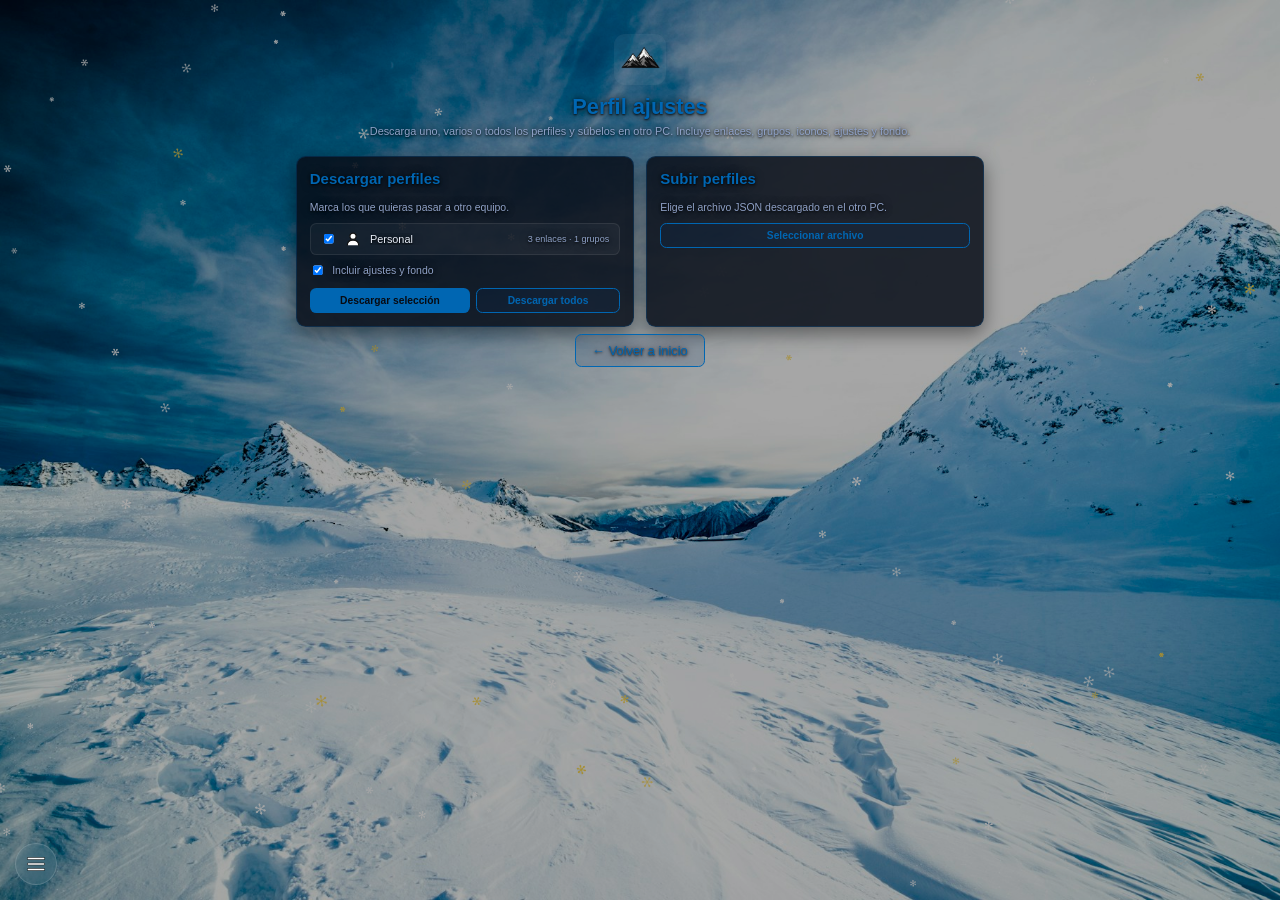
<file: pages/perfiles.html>
<!DOCTYPE html>
<html lang="es">
<head>
  <meta charset="UTF-8">
  <meta name="viewport" content="width=device-width, initial-scale=1.0">
  <title>Perfil ajustes - DarkSnowF</title>
  <link rel="icon" href="../assets/Texturas/Logos/DarkSnowF.png" type="image/png">
  <link rel="stylesheet" href="../src/css/main.css">
  <link rel="stylesheet" href="../src/css/movil.css">
  <link rel="stylesheet" href="../src/css/themes.css">
  <style>
    body {
      background: linear-gradient(180deg, #080c15 0%, #070b12 45%, #05070a 100%);
      background-size: cover;
      background-position: center;
      background-attachment: fixed;
      color: #e8eef8;
    }
    .container {
      max-width: 860px;
      margin: 0 auto;
      padding: 32px 20px;
    }
    .header {
      text-align: center;
      margin-bottom: 24px;
    }
    .brand-logo {
      width: 52px;
      height: 52px;
      object-fit: contain;
      border-radius: 14px;
      background: rgba(255,255,255,0.06);
      padding: 6px;
      margin-bottom: 8px;
    }
    .header h1 {
      font-size: 1.7rem;
      color: #0066B2;
      margin: 0 0 6px 0;
    }
    .header p {
      color: #8fa2c8;
      margin: 0;
      font-size: 0.85rem;
    }
    .settings-grid {
      display: grid;
      grid-template-columns: repeat(auto-fit, minmax(300px, 1fr));
      gap: 16px;
    }
    .setting-card {
      padding: 16px;
      border-radius: 12px;
      background: rgba(8, 13, 24, 0.85);
      border: 1px solid rgba(0, 102, 178, 0.25);
      box-shadow: 0 8px 24px rgba(0, 0, 0, 0.45);
      margin-bottom: 0;
    }
    .setting-card h3 {
      color: #0066B2;
      margin-top: 0;
    }
    .setting-card p.hint {
      color: #8fa2c8;
      font-size: 0.82rem;
      margin: 0 0 12px 0;
    }
    .pf-list {
      display: flex;
      flex-direction: column;
      gap: 5px;
      max-height: 210px;
      overflow-y: auto;
      margin-bottom: 10px;
    }
    .pf-item {
      display: flex;
      align-items: center;
      gap: 10px;
      padding: 8px 12px;
      border-radius: 8px;
      background: rgba(255, 255, 255, 0.04);
      border: 1px solid rgba(255, 255, 255, 0.08);
      font-size: 0.85rem;
      cursor: pointer;
    }
    .pf-item img {
      width: 22px;
      height: 22px;
      border-radius: 50%;
      object-fit: cover;
      flex-shrink: 0;
    }
    .pf-item span {
      flex: 1;
      overflow: hidden;
      text-overflow: ellipsis;
      white-space: nowrap;
    }
    .pf-item small {
      color: #8fa2c8;
    }
    .pf-item input[type="checkbox"] {
      width: auto;
      cursor: pointer;
    }
    .btn-row {
      display: flex;
      gap: 8px;
      flex-wrap: wrap;
    }
    .btn {
      flex: 1 1 auto;
      padding: 8px 14px;
      border: none;
      border-radius: 8px;
      cursor: pointer;
      font-weight: 600;
      font-size: 0.8rem;
      width: auto;
    }
    .btn-primary {
      background: #0066B2;
      color: #070b12;
    }
    .btn-secondary {
      background: rgba(0, 51, 102, 0.15);
      color: #0066B2;
      border: 1px solid #0066B2;
    }
    .setting-group {
      margin-bottom: 12px;
    }
    .setting-group label {
      display: block;
      color: #8fa2c8;
      font-size: 0.85rem;
      margin-bottom: 6px;
    }
    .setting-group select {
      width: 100%;
      padding: 10px;
      background: rgba(255, 255, 255, 0.05);
      border: 1px solid rgba(0, 51, 102, 0.2);
      border-radius: 8px;
      color: #e8eef8;
    }
    .check-line {
      display: flex;
      align-items: center;
      gap: 8px;
      font-size: 0.82rem;
      color: #8fa2c8;
      margin-bottom: 12px;
    }
    .check-line input {
      width: auto;
      cursor: pointer;
    }
    .back-btn {
      display: inline-block;
      margin-top: 8px;
      padding: 10px 20px;
      background: rgba(0, 51, 102, 0.15);
      border: 1px solid #0066B2;
      border-radius: 8px;
      color: #0066B2;
      text-decoration: none;
    }
  </style>
  <link rel="stylesheet" href="../src/css/cursor.css">
  <link rel="stylesheet" href="../src/css/menu.css">
  <link rel="stylesheet" href="../src/css/modals.css">
  <link rel="stylesheet" href="../src/css/dialogs.css">
</head>
<body>
  <div class="container">
    <div class="header">
      <img src="../assets/Texturas/Logos/logo_freezeezy peak_HD.png" alt="Logo DarkSnowF" class="brand-logo">
      <h1>Perfil ajustes</h1>
      <p>Descarga uno, varios o todos los perfiles y súbelos en otro PC. Incluye enlaces, grupos, iconos, ajustes y fondo.</p>
    </div>

    <div class="settings-grid">
    <div class="setting-card">
      <h3>Descargar perfiles</h3>
      <p class="hint">Marca los que quieras pasar a otro equipo.</p>
      <div id="dlList" class="pf-list"></div>
      <label class="check-line">
        <input type="checkbox" id="dlGraphic" checked>
        <span>Incluir ajustes y fondo</span>
      </label>
      <div class="btn-row">
        <button class="btn btn-primary" id="btn-dl-sel">Descargar selección</button>
        <button class="btn btn-secondary" id="btn-dl-all">Descargar todos</button>
      </div>
    </div>

    <div class="setting-card">
      <h3>Subir perfiles</h3>
      <p class="hint">Elige el archivo JSON descargado en el otro PC.</p>
      <div class="btn-row" style="margin-bottom: 12px;">
        <button class="btn btn-secondary" id="btn-up-pick">Seleccionar archivo</button>
      </div>
      <input type="file" id="upFile" accept="application/json,.json" style="display: none;">
      <div id="upPanel" style="display: none; flex-direction: column; gap: 8px;">
        <div class="setting-group" style="margin: 0;">
          <label>Perfiles del archivo</label>
          <div id="upList" class="pf-list"></div>
        </div>
        <div class="setting-group" style="margin: 0;">
          <label for="upDest">Perfil destino</label>
          <select id="upDest"></select>
        </div>
        <div class="setting-group" style="margin: 0;">
          <label for="upMode">Modo de importación</label>
          <select id="upMode">
            <option value="fusionar">Fusionar (sumar sin borrar)</option>
            <option value="reemplazar">Reemplazar (sustituir destino)</option>
            <option value="nuevo">Crear como perfil nuevo</option>
          </select>
        </div>
        <button class="btn btn-primary" id="btn-up-apply">Aplicar importación</button>
      </div>
    </div>
    </div>

    <div style="text-align: center;">
      <a href="../Index.html" class="back-btn">← Volver a inicio</a>
    </div>
  </div>

  <script src="../utils/dialogs.js"></script>
  <script src="../src/js/movil.js"></script>
  <script src="../src/js/almacen.js"></script>
  <script src="../src/js/persistencia.js"></script>
  <script src="../src/js/rotate.js"></script>
  <script src="../src/js/cat-remote.js"></script>
  <script src="../src/js/profile-cfg.js"></script>
  <script src="../src/js/respaldo.js"></script>
  <script src="../src/js/i18n-pages.js"></script>
  <script src="../src/js/config-loader.js"></script>
  <script src="../src/js/snow.js"></script>
  <script src="../src/js/modals.js"></script>
  <script src="../src/js/menu.js"></script>
  <script src="../src/js/perfiles-page.js"></script>
</body>
</html>
</file>
<file: src/css/index-styles.css>
/* Estilos optimizados para Index - Todo más pequeño */
:root {
  color-scheme: dark;
  --text: #e8eef8;
  --muted: #9aa7c4;
  --accent: #0066B2;
  --bg-dark: #06090f;
}

* {
  box-sizing: border-box;
}

body {
  margin: 0;
  min-height: 100vh;
  background: linear-gradient(180deg, #0c1929 0%, #0a1628 50%, #050b14 100%);
  background-size: cover;
  background-position: center;
  background-attachment: fixed;
  color: var(--text);
  font-family: -apple-system, BlinkMacSystemFont, 'Segoe UI', Roboto, Oxygen, Ubuntu, Cantarell, sans-serif;
  display: flex;
  flex-direction: column;
  align-items: center;
  justify-content: center;
  padding: 15px;
  position: relative;
  font-size: 15px;
  font-weight: 500;
}

/* Texto legible sobre cualquier fondo: borde oscuro en letras claras */
.main-container h1,
.main-container h2,
.main-container h3,
.main-container p,
.main-container label,
.main-container small,
.main-container span,
.main-container a,
.main-container button,
.shortcut-title,
.search-input::placeholder,
[data-sidebar] h3,
[data-sidebar] p,
[data-sidebar] a,
[data-sidebar] button,
.clock-corner [data-clock],
.modal h2,
.modal label,
.modal small,
.modal p,
.help-content p {
  text-shadow:
    0 1px 3px rgba(0, 0, 0, 0.9),
    0 0 10px rgba(0, 0, 0, 0.7);
}

/* Overlay oscuro para fondos */
body::before {
  content: '';
  position: fixed;
  inset: 0;
  background: rgba(0,0,0,0.4);
  z-index: 0;
  pointer-events: none;
}

/* Reloj pequeño en esquina (capa oscura: legible sobre fondos blancos) */
.clock-corner {
  position: fixed;
  top: 12px;
  right: 12px;
  padding: 8px 14px;
  background: rgba(0, 0, 0, 0.55);
  border: 1px solid rgba(255, 255, 255, 0.18);
  border-radius: 10px;
  backdrop-filter: blur(10px);
  box-shadow: 0 4px 16px rgba(0, 0, 0, 0.45);
  z-index: 100;
  display: flex;
  flex-direction: column;
  align-items: center;
  gap: 2px;
}

.clock-corner [data-clock] {
  display: flex;
  flex-direction: column;
  align-items: center;
  gap: 2px;
}

.clock-date {
  font-size: 0.7rem;
  font-weight: 500;
  color: var(--muted);
  letter-spacing: 0.3px;
  text-transform: capitalize;
}

.clock-time {
  font-size: 0.9rem;
  font-weight: 600;
  color: var(--accent);
  font-family: 'Courier New', monospace;
  letter-spacing: 0.5px;
}

/* Logo más pequeño */
.logo-container {
  text-align: center;
  margin-bottom: 25px;
  position: relative;
  z-index: 1;
}

.logo-container img {
  width: 124px;
  height: 124px;
  object-fit: contain;
  aspect-ratio: 1 / 1;
  margin-bottom: 12px;
  filter: drop-shadow(0 0 15px rgba(0, 51, 102, 0.3));
  animation: logoBlink 2.6s ease-in-out infinite;
}

@keyframes logoBlink {
  0%, 100% {
    filter: drop-shadow(0 0 12px rgba(0, 102, 178, 0.45)) brightness(1);
  }
  50% {
    filter: drop-shadow(0 0 30px rgba(0, 150, 255, 0.9)) brightness(1.22);
  }
}

.logo-container h1 {
  margin: 0;
  font-size: 1.8rem;
  color: var(--accent);
  text-shadow: 0 0 20px rgba(0, 51, 102, 0.4);
}

/* Contenedor principal */
.main-container {
  max-width: 760px;
  width: 100%;
  position: relative;
  z-index: 1;
}

/* Buscador más compacto */
.search-container {
  margin-bottom: 20px;
  transition: margin-bottom 0.2s ease;
}

.search-container.engine-open {
  margin-bottom: 275px;
}

.search-wrapper {
  position: relative;
  display: flex;
  align-items: center;
  gap: 8px;
  background: rgba(255,255,255,0.08);
  border: 1px solid rgba(255,255,255,0.15);
  border-radius: 40px;
  padding: 6px 15px;
  backdrop-filter: blur(10px);
  transition: all 0.3s ease;
}

.search-wrapper:focus-within {
  background: rgba(255,255,255,0.12);
  border-color: var(--accent);
  box-shadow: 0 0 15px rgba(0, 51, 102, 0.2);
}

.search-icon {
  font-size: 1rem;
  color: var(--muted);
}

.search-input {
  flex: 1;
  background: transparent;
  border: none;
  outline: none;
  color: var(--text);
  font-size: 0.95rem;
  padding: 8px 0;
}

.search-input::placeholder {
  color: var(--muted);
  font-size: 0.9rem;
}

/* Predicciones al escribir */
.search-suggest {
  position: absolute;
  top: calc(100% + 6px);
  left: 0;
  right: 0;
  z-index: 2000;
  background: var(--surface, rgba(10, 15, 25, 0.97));
  border: 1px solid var(--border, rgba(255, 255, 255, 0.15));
  border-radius: 14px;
  overflow: hidden;
  box-shadow: 0 12px 32px rgba(0, 0, 0, 0.45);
}

.search-suggest button {
  display: block;
  width: 100%;
  text-align: left;
  padding: 9px 16px;
  background: transparent;
  border: 0;
  color: var(--text, #e8eef8);
  font-size: 0.9rem;
  font-family: inherit;
  cursor: pointer;
  white-space: nowrap;
  overflow: hidden;
  text-overflow: ellipsis;
}

.search-suggest button:hover,
.search-suggest button.hl {
  background: var(--surface-hover, rgba(255, 255, 255, 0.1));
}

/* Selector de motor más pequeño */
.search-engine-selector {
  position: relative;
}

.search-engine-btn {
  background: rgba(255,255,255,0.1);
  border: 1px solid rgba(255,255,255,0.2);
  border-radius: 16px;
  padding: 4px 12px;
  color: var(--text);
  font-size: 0.8rem;
  cursor: pointer;
  display: flex;
  align-items: center;
  gap: 6px;
  transition: all 0.2s ease;
}

.search-engine-btn:hover {
  background: rgba(255,255,255,0.15);
}

.search-engine-dropdown {
  position: absolute;
  top: calc(100% + 8px);
  right: 0;
  background: rgba(20, 30, 48, 0.98);
  border: 1px solid rgba(255,255,255,0.15);
  border-radius: 10px;
  padding: 6px;
  min-width: 180px;
  display: none;
  z-index: 1000;
  backdrop-filter: blur(20px);
  box-shadow: 0 8px 30px rgba(0,0,0,0.5);
}

.search-engine-dropdown.active {
  display: block;
}

.search-engine-option {
  padding: 8px 12px;
  border-radius: 6px;
  cursor: pointer;
  transition: all 0.2s ease;
  display: flex;
  align-items: center;
  gap: 8px;
  color: var(--text);
  font-size: 0.85rem;
}

.search-engine-option:hover {
  background: rgba(0, 51, 102, 0.15);
}

.search-engine-option.active {
  background: rgba(0, 51, 102, 0.2);
  color: var(--accent);
}

/* Accesos rápidos más pequeños - Máximo 8 columnas */
.shortcuts-container {
  display: grid;
  grid-template-columns: repeat(auto-fit, 84px);
  justify-content: center;
  gap: 12px 10px;
  margin-top: 25px;
  width: 100%;
  max-width: 742px;
  margin-left: auto;
  margin-right: auto;
}

.shortcut-card {
  position: relative;
  width: 84px;
  height: 108px;
  background: rgba(255,255,255,0.05);
  border: 1px solid rgba(255,255,255,0.1);
  border-radius: 10px;
  padding: 12px 8px;
  text-align: center;
  cursor: pointer;
  transition: all 0.3s ease;
  display: flex;
  flex-direction: column;
  align-items: center;
  justify-content: center;
  gap: 8px;
}

.shortcut-card[draggable="true"] {
  user-select: none;
}

.shortcut-card.dragging {
  display: none;
}

.shortcut-placeholder {
  border: 2px dashed var(--accent) !important;
  background: rgba(0, 102, 178, 0.14) !important;
  box-shadow: none !important;
  pointer-events: none;
}

/* Durante el arrastre: sin transiciones ni saltos por hover (evita temblor) */
.shortcuts-container.is-dragging .shortcut-card {
  transition: none !important;
}

.shortcuts-container.is-dragging .shortcut-card:not(.dragging):hover {
  transform: none !important;
}

.cat-tab.dragging {
  opacity: 0.45;
}

.cats-tabs.is-dragging .cat-tab {
  transition: none !important;
}

.shortcut-card.drag-over {
  border-color: var(--accent);
  box-shadow: 0 0 0 2px rgba(0, 51, 102, 0.35);
}

.shortcut-card:hover {
  background: rgba(255,255,255,0.08);
  border-color: var(--accent);
  transform: translateY(-2px);
  box-shadow: 0 4px 15px rgba(0, 51, 102, 0.2);
}

.shortcut-card.add-new {
  border: 2px dashed rgba(255,255,255,0.2);
}

.shortcut-card.add-new:hover {
  border-color: var(--accent);
  background: rgba(0, 51, 102, 0.05);
}

.shortcut-icon {
  width: 48px;
  height: 48px;
  border-radius: 6px;
  object-fit: contain;
  background: rgba(255,255,255,0.1);
  padding: 4px;
  aspect-ratio: 1 / 1;
}

.shortcut-title {
  font-size: 0.75rem;
  color: var(--text);
  overflow: hidden;
  text-overflow: ellipsis;
  white-space: nowrap;
  width: 100%;
  line-height: 1.2;
}

.shortcut-actions {
  position: absolute;
  top: 6px;
  right: 6px;
  display: none;
  gap: 3px;
}

.shortcut-card:hover .shortcut-actions {
  display: flex;
}

.shortcut-btn {
  width: 24px;
  height: 24px;
  border-radius: 5px;
  border: none;
  background: rgba(0,0,0,0.7);
  color: white;
  cursor: pointer;
  display: flex;
  align-items: center;
  justify-content: center;
  font-size: 0.7rem;
  transition: all 0.2s ease;
}

.shortcut-btn:hover {
  transform: scale(1.1);
}

.shortcut-btn.edit {
  background: rgba(0, 51, 102, 0.8);
}

.shortcut-btn.delete {
  background: rgba(120, 130, 150, 0.35);
}

.shortcut-btn.delete:hover {
  background: rgba(0, 102, 178, 0.8);
}

/* Sidebar más compacto */
[data-sidebar] {
  position: fixed;
  top: 0;
  left: 0;
  width: 250px;
  max-width: 82vw;
  height: 100vh;
  max-height: 100vh;
  max-height: 100dvh;
  background: rgba(10, 15, 25, 0.98);
  border-right: 1px solid rgba(255,255,255,0.1);
  backdrop-filter: blur(20px);
  z-index: 999;
  transform: translateX(-100%);
  transition: transform 0.3s ease;
  padding: 20px 15px;
  overflow-y: auto;
  box-sizing: border-box;
  overscroll-behavior: contain;
}

[data-sidebar].active {
  transform: translateX(0);
}

[data-sidebar] h3 {
  margin: 0 0 15px 0;
  color: var(--accent);
  font-size: 1.1rem;
}

[data-sidebar] p {
  font-size: 0.85rem;
  margin-bottom: 20px;
}

[data-sidebar] ul {
  list-style: none;
  margin: 0;
  padding: 0;
  display: flex;
  flex-direction: column;
  gap: 6px;
}

[data-sidebar] a, [data-sidebar] button.sidebar-link {
  display: flex;
  align-items: center;
  gap: 10px;
  padding: 10px 12px;
  border-radius: 10px;
  color: var(--text);
  text-decoration: none;
  background: rgba(255,255,255,0.03);
  border: 1px solid rgba(255,255,255,0.08);
  transition: all 0.2s ease;
  font-size: 0.9rem;
  width: 100%;
  text-align: left;
  cursor: pointer;
}

[data-sidebar] a:hover, [data-sidebar] button.sidebar-link:hover {
  background: rgba(0, 51, 102,0.1);
  border-color: rgba(0, 51, 102,0.3);
  transform: translateX(4px);
}

[data-sidebar] a.active {
  background: rgba(0, 51, 102, 0.12);
  border-color: rgba(0, 102, 178, 0.5);
}

[data-sidebar] a.active span::after {
  content: ' <';
  color: var(--accent);
  font-weight: 700;
}

[data-sidebar] a.active-page {
  background: rgba(0, 51, 102, 0.2);
  border-color: var(--accent);
  font-weight: 600;
}

[data-sidebar] a.active-page:hover {
  background: rgba(0, 51, 102, 0.25);
  transform: none;
  cursor: default;
}

.active-arrow {
  flex-shrink: 0;
  transition: transform 0.2s ease;
}

.sidebar-button {
  position: fixed;
  left: 15px;
  bottom: 15px;
  width: 42px;
  height: 42px;
  border-radius: 50%;
  border: 1px solid rgba(255,255,255,0.15);
  background: rgba(255,255,255,0.08);
  color: var(--text);
  font-size: 1.1rem;
  display: flex;
  align-items: center;
  justify-content: center;
  cursor: pointer;
  z-index: 100;
  transition: all 0.3s ease;
  backdrop-filter: blur(10px);
}

.sidebar-button:hover {
  background: rgba(0, 51, 102,0.2);
  border-color: var(--accent);
  transform: scale(1.05);
}

.sidebar-overlay {
  position: fixed;
  inset: 0;
  background: rgba(0,0,0,0.6);
  z-index: 998;
  display: none;
  backdrop-filter: blur(2px);
}

.sidebar-overlay.active {
  display: block;
}

/* Modal más compacto */
.modal-overlay {
  position: fixed;
  inset: 0;
  background: rgba(0,0,0,0.7);
  backdrop-filter: blur(5px);
  z-index: 2000;
  display: none;
  align-items: center;
  justify-content: center;
}

.modal-overlay.active {
  display: flex;
}

.modal {
  background: rgba(20, 30, 48, 0.98);
  border: 1px solid rgba(255,255,255,0.2);
  border-radius: 14px;
  padding: 20px;
  max-width: 450px;
  width: 90%;
  max-height: 90vh;
  overflow-y: auto;
  box-shadow: 0 15px 50px rgba(0,0,0,0.5);
  box-sizing: border-box;
}

.modal h2 {
  margin: 0 0 15px 0;
  color: var(--accent);
  font-size: 1.2rem;
}

.modal-form {
  display: flex;
  flex-direction: column;
  gap: 12px;
}

.form-group {
  display: flex;
  flex-direction: column;
  gap: 6px;
}

.form-group label {
  color: var(--text);
  font-size: 0.85rem;
  font-weight: 500;
}

.form-group input, .form-group select {
  background: rgba(255,255,255,0.08);
  border: 1px solid rgba(255,255,255,0.15);
  border-radius: 8px;
  padding: 10px 12px;
  color: var(--text);
  font-size: 0.9rem;
  outline: none;
  transition: all 0.2s ease;
}

.form-group input:focus, .form-group select:focus {
  background: rgba(255,255,255,0.12);
  border-color: var(--accent);
  box-shadow: 0 0 0 3px rgba(0, 51, 102, 0.1);
}

.form-group select option,
.search-engine-dropdown,
select option {
  background-color: #0a0f19;
  color: #e8eef8;
}

.form-group small {
  color: var(--muted);
  font-size: 0.75rem;
}

.form-group button.file-btn {
  background: rgba(0, 51, 102, 0.15);
  border: 1px solid rgba(0, 51, 102, 0.3);
  border-radius: 8px;
  padding: 10px 12px;
  color: var(--accent);
  font-size: 0.85rem;
  cursor: pointer;
  transition: all 0.2s ease;
}

.form-group button.file-btn:hover {
  background: rgba(0, 51, 102, 0.25);
}

.modal-actions {
  display: flex;
  gap: 10px;
  margin-top: 8px;
}

.modal-btn {
  flex: 1;
  padding: 10px 20px;
  border: none;
  border-radius: 8px;
  font-size: 0.9rem;
  cursor: pointer;
  transition: all 0.2s ease;
  font-weight: 500;
}

.modal-btn.primary {
  background: var(--accent);
  color: #000;
}

.modal-btn.primary:hover {
  background: #5ee3ff;
  transform: translateY(-1px);
}

.modal-btn.secondary {
  background: rgba(255,255,255,0.1);
  color: var(--text);
  border: 1px solid rgba(255,255,255,0.2);
}

.modal-btn.secondary:hover {
  background: rgba(255,255,255,0.15);
}

/* Wallpaper preview */
.wallpaper-preview {
  width: 100%;
  height: 120px;
  border-radius: 8px;
  background-size: cover;
  background-position: center;
  border: 2px solid rgba(255,255,255,0.1);
  margin-top: 8px;
}

/* Responsive */
@media (max-width: 768px) {
  .logo-container h1 {
    font-size: 1.5rem;
  }

  .logo-container img {
    width: 82px;
    height: 82px;
  }

  .clock-corner {
    top: 8px;
    right: 8px;
    padding: 5px 10px;
  }

  .clock-corner [data-clock] {
    font-size: 0.75rem;
  }

  .search-wrapper {
    padding: 5px 12px;
  }

  .search-container.engine-open {
    margin-bottom: 285px;
  }

  .search-input {
    font-size: 0.9rem;
  }

  .shortcuts-container {
    grid-template-columns: repeat(auto-fit, 84px);
    gap: 10px;
  }

  .modal {
    padding: 18px;
  }
}

@media (max-width: 480px) {
  .search-wrapper {
    align-items: stretch;
    border-radius: 22px;
    flex-wrap: wrap;
  }

  .search-input {
    min-width: 160px;
  }

  .search-engine-selector {
    margin-left: auto;
  }

  .search-engine-dropdown {
    right: 0;
    min-width: 170px;
  }

  .search-container.engine-open {
    margin-bottom: 285px;
  }

  .shortcuts-container {
    grid-template-columns: repeat(auto-fit, 76px);
  }

  .shortcut-card {
    width: 76px;
  }
}

@media (min-width: 481px) and (max-width: 768px) {
  .shortcuts-container {
    grid-template-columns: repeat(auto-fit, 84px);
  }
}

/* Márgenes según pantalla */
@media (max-width: 380px) {
  body {
    padding: 10px;
  }

  .logo-container img {
    width: 96px;
    height: 96px;
  }

  .logo-container h1 {
    font-size: 1.5rem;
  }

  .cats-bar {
    margin-top: 14px;
  }

  .modal {
    padding: 16px;
    width: 94%;
  }
}

@media (max-height: 620px) {
  .logo-container {
    margin-bottom: 14px;
  }

  .logo-container img {
    width: 84px;
    height: 84px;
    margin-bottom: 6px;
  }

  .logo-container h1 {
    font-size: 1.4rem;
  }
}

@media (min-width: 1400px) {
  .main-container {
    max-width: 860px;
  }
}

/* Iconos UI dibujados */
.sidebar-icon {
  width: 20px;
  height: 20px;
  object-fit: contain;
  flex-shrink: 0;
  pointer-events: none;
}

.sidebar-button img {
  width: 22px;
  height: 22px;
  object-fit: contain;
  pointer-events: none;
}

.sidebar-social {
  margin-top: 20px;
  padding-top: 14px;
  border-top: 1px solid rgba(255,255,255,0.08);
}

.sidebar-social p {
  font-size: 0.8rem;
  margin: 0 0 10px 0;
}

.social-row {
  display: grid;
  grid-template-columns: repeat(3, 38px);
  gap: 10px;
  justify-content: start;
}

.side-pf-row {
  display: flex;
  flex-direction: column;
  gap: 8px;
}

.side-pf-list {
  display: flex;
  flex-direction: column;
  gap: 8px;
}

.side-pf-list .cat-tab {
  width: 100%;
  justify-content: center;
}

.social-row a {
  width: 38px;
  height: 38px;
  padding: 0 !important;
  display: flex !important;
  align-items: center;
  justify-content: center;
}

.social-row a:hover {
  transform: translateY(-2px) !important;
}

.social-row svg {
  width: 22px;
  height: 22px;
  pointer-events: none;
}

.shortcut-btn img {
  width: 14px;
  height: 14px;
  object-fit: contain;
  pointer-events: none;
}

.shortcut-btn.delete .icon-open {
  display: none;
}

.shortcut-btn.delete:hover .icon-closed {
  display: none;
}

.shortcut-btn.delete:hover .icon-open {
  display: block;
}

.modal-btn {
  display: inline-flex;
  align-items: center;
  justify-content: center;
  gap: 8px;
}

.btn-icon {
  width: 16px;
  height: 16px;
  object-fit: contain;
  pointer-events: none;
}

.help-content {
  display: flex;
  flex-direction: column;
  gap: 10px;
  margin-bottom: 8px;
}

.help-grid {
  display: grid;
  grid-template-columns: 1fr 1fr;
  gap: 8px;
  margin-bottom: 8px;
}

.help-item {
  margin: 0;
  padding: 10px 12px;
  border-radius: 10px;
  background: rgba(255, 255, 255, 0.04);
  border: 1px solid rgba(255, 255, 255, 0.09);
  color: var(--text);
  font-size: 0.8rem;
  line-height: 1.45;
}

/* Bienvenida al instalar */
.ob-modal {
  max-width: 560px;
}

.ob-sub {
  color: var(--text);
  font-weight: 700;
  margin: 0 0 12px 0;
}

.ob-note {
  color: var(--text-secondary, var(--muted));
  font-size: 0.82rem;
  margin: 10px 0 0 0;
}

.ob-themes {
  display: grid;
  grid-template-columns: repeat(3, 1fr);
  gap: 12px;
}

@media (max-width: 560px) {
  .ob-themes {
    grid-template-columns: 1fr;
  }
}

.ob-theme {
  display: flex;
  flex-direction: column;
  align-items: center;
  gap: 6px;
  padding: 14px 12px;
  border-radius: 14px;
  background: rgba(255, 255, 255, 0.04);
  border: 1px solid rgba(255, 255, 255, 0.09);
  color: var(--text);
  text-align: center;
}

.ob-theme small {
  color: var(--text-secondary, var(--muted));
  font-size: 0.78rem;
}

.ob-swatch {
  width: 100%;
  height: 56px;
  border-radius: 10px;
  border: 1px solid rgba(128, 128, 128, 0.35);
}

.ob-dark {
  background: linear-gradient(135deg, #05070d 55%, #2a2f3a 55%, #e8eef8 100%);
}

.ob-trueblack {
  background: linear-gradient(135deg, #000000 60%, #1a1a1f 60%, #4da3ff 100%);
}

.ob-light {
  background: linear-gradient(135deg, #f4f6fa 55%, #cfd8e3 55%, #1a2332 100%);
}

.ob-choose {
  margin-top: 6px;
}

.ob-engines {
  display: grid;
  grid-template-columns: 1fr 1fr 1fr;
  gap: 8px;
}

.ob-engine {
  display: flex;
  align-items: center;
  gap: 6px;
  padding: 8px 10px;
  border-radius: 10px;
  background: rgba(255, 255, 255, 0.04);
  border: 1px solid rgba(255, 255, 255, 0.09);
  color: var(--text);
  font-size: 0.82rem;
  cursor: pointer;
}

.ob-engine.ob-rec {
  border-color: var(--accent);
}

.ob-engine em {
  font-style: normal;
  color: var(--accent);
}

@media (max-width: 560px) {
  .help-grid {
    grid-template-columns: 1fr;
  }
}

.help-content p {
  margin: 0;
  color: var(--text);
  font-size: 0.9rem;
  line-height: 1.5;
}

/* Pulido visual: entrada de modales, focos y scroll del menú */
.modal-overlay.active .modal {
  animation: modalIn 0.22s ease-out;
}

@keyframes modalIn {
  from {
    opacity: 0;
    transform: scale(0.96) translateY(8px);
  }
  to {
    opacity: 1;
    transform: scale(1) translateY(0);
  }
}

a:focus-visible,
button:focus-visible,
input:focus-visible,
select:focus-visible {
  outline: 2px solid rgba(0, 102, 178, 0.7);
  outline-offset: 2px;
}

[data-sidebar]::-webkit-scrollbar,
.shared-menu-panel::-webkit-scrollbar {
  width: 6px;
}

[data-sidebar]::-webkit-scrollbar-thumb,
.shared-menu-panel::-webkit-scrollbar-thumb {
  background: rgba(0, 51, 102, 0.4);
  border-radius: 3px;
}

/* Barra de categorías */
.cats-bar {
  display: flex;
  align-items: center;
  gap: 8px;
  margin-top: 18px;
}

.cats-tabs {
  display: flex;
  gap: 8px;
  overflow-x: auto;
  scrollbar-width: none;
  flex: 1;
  padding: 2px;
}

.cats-tabs::-webkit-scrollbar {
  display: none;
}

.cat-tab {
  display: inline-flex;
  align-items: center;
  gap: 6px;
  padding: 6px 12px;
  border-radius: 16px;
  background: rgba(255, 255, 255, 0.05);
  border: 1px solid rgba(255, 255, 255, 0.1);
  color: var(--text);
  font-size: 0.8rem;
  white-space: nowrap;
  cursor: pointer;
  transition: all 0.2s ease;
}

.cat-tab:hover {
  background: rgba(255, 255, 255, 0.09);
  border-color: rgba(0, 102, 178, 0.4);
}

.cat-tab.active {
  background: rgba(0, 51, 102, 0.25);
  border-color: var(--accent);
  color: #fff;
}

.cat-tab.drag-target {
  border-color: var(--accent);
  background: rgba(0, 102, 178, 0.3);
}

.cat-ico {
  font-size: 0.95rem;
  line-height: 1;
  flex-shrink: 0;
  /* Emojis solo en blanco y negro (sin color) */
  font-family: "Segoe UI Emoji", "Noto Color Emoji", "Apple Color Emoji", "Segoe UI Symbol", sans-serif;
  font-variant-emoji: text;
  filter: grayscale(1) contrast(1.05);
}

.cat-ico-img {
  width: 18px;
  height: 18px;
  object-fit: contain;
  border-radius: 5px;
  flex-shrink: 0;
  background: rgba(255,255,255,0.08);
}

/* Saludo de temporada + burbuja de frases del logo */
.season-greet {
  margin-top: 6px;
  font-size: 1rem;
  color: #9fdcff;
  letter-spacing: 1px;
}

.phrase-bubble {
  position: absolute;
  top: 100%;
  left: 50%;
  transform: translateX(-50%);
  margin-top: 10px;
  max-width: min(300px, 86vw);
  padding: 12px 16px;
  border-radius: 14px;
  background: #000;
  border: 2px solid #fff;
  box-shadow: 0 10px 30px rgba(0, 0, 0, 0.6);
  font-size: 0.88rem;
  line-height: 1.5;
  text-align: center;
  z-index: 5;
  pointer-events: none;
  animation: bubbleIn 0.25s ease-out;
}

@keyframes bubbleIn {
  from {
    opacity: 0;
    transform: translate(-50%, 8px);
  }
  to {
    opacity: 1;
    transform: translate(-50%, 0);
  }
}

.phrase-bubble::after {
  content: '';
  position: absolute;
  bottom: 100%;
  left: 50%;
  transform: translateX(-50%);
  border: 8px solid transparent;
  border-bottom-color: #fff;
}

.phrase-bubble.epic {
  color: #e8eef8;
}

.phrase-bubble.spy {
  color: #39d353;
  border-color: #39d353;
}

.phrase-bubble.spy::after {
  border-bottom-color: #39d353;
}

.cat-tab.add {
  border-style: dashed;
  color: var(--muted);
  font-size: 1rem;
  padding: 4px 12px;
}

.cat-mini {
  width: 18px;
  height: 18px;
  padding: 2px;
  object-fit: contain;
  display: none;
  pointer-events: auto;
  cursor: pointer;
}

.cat-tab:hover .cat-mini,
.cat-tab.active .cat-mini,
.cat-tab:focus-within .cat-mini {
  display: block;
}

@media (hover: none) {
  .cat-mini {
    display: block;
    opacity: 0.85;
  }
}

.cats-arrow {
  min-width: 30px;
  height: 30px;
  border-radius: 50%;
  border: 1px solid rgba(255, 255, 255, 0.2);
  background: rgba(255, 255, 255, 0.07);
  color: #fff;
  font-size: 1rem;
  font-weight: 700;
  line-height: 1;
  cursor: pointer;
  opacity: 1;
  transition: all 0.2s ease;
  flex-shrink: 0;
  padding: 0 6px;
}

.cats-arrow:hover {
  background: rgba(0, 51, 102, 0.3);
  border-color: var(--accent);
  opacity: 1;
}

/* Modales de confirmación personalizados: ver src/css/dialogs.css */
</file>
<file: src/css/movil.css>
/* movil.css - Ajustes táctiles activados con `html.ds-movil`. */

html.ds-movil body {
  padding: 12px 10px 28px;
  -webkit-tap-highlight-color: transparent;
}

html.ds-movil .main-container {
  max-width: 560px;
  padding: 0 4px;
}

html.ds-movil .logo-container img {
  width: 76px;
  height: 76px;
}

html.ds-movil .logo-container h1 {
  font-size: 1.35rem;
}

html.ds-movil .clock-corner {
  position: static;
  display: inline-flex;
  margin: 0 auto 10px;
}

html.ds-movil .search-container {
  position: sticky;
  top: 8px;
  z-index: 50;
}

html.ds-movil .search-wrapper {
  min-height: 52px;
}

html.ds-movil .search-input {
  font-size: 16px;
}

html.ds-movil .search-engine-dropdown {
  position: fixed;
  left: 12px;
  right: 12px;
  top: auto;
  bottom: 12px;
  max-height: 46vh;
  overflow-y: auto;
}

html.ds-movil .cats-bar {
  position: sticky;
  top: 72px;
  z-index: 40;
  background: rgba(7, 11, 18, 0.92);
  backdrop-filter: blur(8px);
  border-radius: 12px;
  padding: 6px;
}

html.ds-movil .shortcuts-container {
  grid-template-columns: repeat(3, minmax(0, 1fr));
  gap: 12px;
}

html.ds-movil .shortcut-card {
  width: 100%;
  min-height: 104px;
  padding: 14px 8px;
}

html.ds-movil .shortcut-icon {
  width: 44px;
  height: 44px;
}

html.ds-movil .shortcut-btn,
html.ds-movil .cat-mini,
html.ds-movil .cats-arrow,
html.ds-movil .sidebar-button {
  min-width: 44px;
  min-height: 44px;
}

html.ds-movil [data-sidebar] {
  width: min(86vw, 320px);
}

html.ds-movil .modal {
  width: 100%;
  max-width: none;
  margin: 0;
  border-radius: 16px 16px 0 0;
}

html.ds-movil .modal-overlay.active {
  align-items: flex-end;
}

html.ds-movil .modal-overlay.active .modal {
  max-height: 92vh;
  overflow-y: auto;
}

@media (max-width: 360px) {
  html.ds-movil .shortcuts-container {
    grid-template-columns: repeat(3, minmax(0, 1fr));
    gap: 8px;
  }
}
</file>
<file: src/css/cursor.css>
/* Cursor compartido: flecha azul estilo Windows en todo.
 * Sin mano de clic. CatCursorF la cubre con gatos cuando el pack está activo. */
* {
  cursor: url('data:image/svg+xml;utf8,<svg xmlns="http://www.w3.org/2000/svg" width="22" height="22" viewBox="0 0 24 24"><path fill="%230066B2" stroke="%23020b12" stroke-width="1.25" stroke-linejoin="round" d="M4 3l13 8-6 1.4L8 19z"/></svg>') 3 3, auto !important;
}

a,
a:hover,
a:active,
a:focus,
button,
button:hover,
button:active,
button:focus,
input[type="button"],
input[type="submit"],
input[type="reset"],
input[type="checkbox"],
input[type="radio"],
input[type="range"],
input[type="color"],
input[type="file"],
select,
select:hover,
select:active,
label,
.btn,
.btn:hover,
.btn:active,
.shortcut-card,
.shortcut-card:hover,
.shortcut-card:active,
.sidebar-button,
.sidebar-button:hover,
[data-engine],
[data-engine]:hover,
[role="button"],
[role="button"]:hover,
[role="button"]:active {
  cursor: url('data:image/svg+xml;utf8,<svg xmlns="http://www.w3.org/2000/svg" width="22" height="22" viewBox="0 0 24 24"><path fill="%230066B2" stroke="%23020b12" stroke-width="1.25" stroke-linejoin="round" d="M4 3l13 8-6 1.4L8 19z"/></svg>') 3 3, auto !important;
}

input[type="text"],
input[type="search"],
input:not([type]),
textarea {
  cursor: text !important;
}

button:active,
a:active,
.btn:active,
.shortcut-card:active,
[role="button"]:active {
  transform: translateY(1px) scale(0.99);
}
</file>
<file: src/css/dialogs.css>
/* dialogs.css - Estilos compartidos de diálogos personalizados (DSDialogs).
   Se carga en TODOS los HTML. Paleta: negro, blanco, gris, azul oscuro, azul claro. */

:root {
  --ds-accent: #0066B2;
  --ds-text: #e8eef8;
}

.ds-confirm-overlay {
  position: fixed;
  inset: 0;
  background: rgba(0, 0, 0, 0.75);
  backdrop-filter: blur(5px);
  z-index: 10000;
  display: none;
  align-items: center;
  justify-content: center;
  animation: dsFadeIn 0.2s ease-out;
}

.ds-confirm-overlay.active {
  display: flex;
}

.ds-confirm-modal {
  background: rgba(20, 30, 48, 0.98);
  border: 1px solid rgba(255, 255, 255, 0.2);
  border-radius: 14px;
  padding: 24px;
  max-width: 420px;
  width: 90%;
  max-height: 90vh;
  overflow-y: auto;
  box-shadow: 0 15px 50px rgba(0, 0, 0, 0.6);
  animation: dsModalScale 0.25s ease-out;
  box-sizing: border-box;
}

@keyframes dsFadeIn {
  from { opacity: 0; }
  to { opacity: 1; }
}

@keyframes dsModalScale {
  from {
    opacity: 0;
    transform: scale(0.9);
  }
  to {
    opacity: 1;
    transform: scale(1);
  }
}

.ds-confirm-title {
  margin: 0 0 12px 0;
  color: var(--ds-accent, #0066B2);
  font-size: 1.15rem;
  font-weight: 600;
  text-shadow: 0 1px 3px rgba(0, 0, 0, 0.9);
}

.ds-confirm-message {
  margin: 0 0 20px 0;
  color: var(--ds-text, #e8eef8);
  font-size: 0.95rem;
  line-height: 1.5;
  text-shadow: 0 1px 3px rgba(0, 0, 0, 0.9);
}

.ds-confirm-input {
  width: 100%;
  background: rgba(255, 255, 255, 0.08);
  border: 1px solid rgba(255, 255, 255, 0.15);
  border-radius: 8px;
  padding: 10px 12px;
  color: var(--ds-text, #e8eef8);
  font-size: 0.9rem;
  outline: none;
  margin-bottom: 20px;
  transition: all 0.2s ease;
  box-sizing: border-box;
  font-family: inherit;
}

.ds-confirm-input:focus {
  background: rgba(255, 255, 255, 0.12);
  border-color: var(--ds-accent, #0066B2);
  box-shadow: 0 0 0 3px rgba(0, 51, 102, 0.1);
}

.ds-confirm-actions {
  display: flex;
  gap: 10px;
  justify-content: flex-end;
}

.ds-confirm-btn {
  padding: 10px 20px;
  border: none;
  border-radius: 8px;
  font-size: 0.9rem;
  font-weight: 500;
  cursor: pointer;
  transition: all 0.2s ease;
  font-family: inherit;
}

.ds-confirm-btn.primary {
  background: var(--ds-accent, #0066B2);
  color: #000;
}

.ds-confirm-btn.primary:hover {
  background: #5ee3ff;
  transform: translateY(-1px);
}

.ds-confirm-btn.secondary {
  background: rgba(255, 255, 255, 0.1);
  color: var(--ds-text, #e8eef8);
  border: 1px solid rgba(255, 255, 255, 0.2);
}

.ds-confirm-btn.secondary:hover {
  background: rgba(255, 255, 255, 0.15);
}

.ds-confirm-btn.danger {
  background: rgba(255, 60, 60, 0.15);
  color: #ff6b6b;
  border: 1px solid rgba(255, 60, 60, 0.3);
}

.ds-confirm-btn.danger:hover {
  background: rgba(255, 60, 60, 0.25);
}

/* Mini-menú selector de emojis */
.ds-emoji-label {
  margin: 0 0 8px 0;
  color: var(--ds-text, #e8eef8);
  font-size: 0.85rem;
}

.ds-emoji-grid {
  display: grid;
  grid-template-columns: repeat(8, 1fr);
  gap: 4px;
  margin-bottom: 16px;
  max-height: 150px;
  overflow-y: auto;
  padding: 8px;
  background: rgba(255, 255, 255, 0.03);
  border: 1px solid rgba(255, 255, 255, 0.08);
  border-radius: 8px;
}

.ds-emoji-btn {
  font-size: 1.3rem;
  line-height: 1.4;
  background: transparent;
  border: 1px solid transparent;
  border-radius: 8px;
  padding: 2px;
  cursor: pointer;
  font-family: "Segoe UI Emoji", "Noto Color Emoji", "Apple Color Emoji", "Segoe UI Symbol", sans-serif;
  /* Solo blanco y negro (sin color) */
  font-variant-emoji: text;
  filter: grayscale(1) contrast(1.05);
}

.ds-emoji-btn:hover {
  background: rgba(0, 102, 178, 0.25);
  border-color: #0066B2;
  transform: scale(1.2);
}
</file>
<file: src/css/main.css>
/**
 * main.css - Estilos principales del sitio
 */

/* Importar estilos de temas */
@import url('./themes.css');

/* Variables de color ya definidas en Index.html */

/* Componentes globales */

body {
  font-family: 'Segoe UI', Tahoma, Geneva, Verdana, sans-serif;
  font-size: 16px;
  font-weight: 500;
}

/* Velo oscuro sutil: el fondo se nota sin lavar el contenido */
body::after {
  content: '';
  position: fixed;
  inset: 0;
  background: rgba(0, 0, 0, 0.35);
  z-index: 0;
  pointer-events: none;
}

.container {
  position: relative;
  z-index: 1;
}

/* Barra de búsqueda */
.search-row input:focus {
  background: rgba(255,255,255,0.1);
  box-shadow: 0 0 0 2px rgba(0,51,102,0.3);
}

/* Texto legible sobre cualquier fondo: borde oscuro en letras claras */
.container h1,
.container h2,
.container h3,
.container p,
.container label,
.container small,
.container span,
.container a,
.license-box p,
.license-box h2,
.license-box pre,
.help-content p {
  text-shadow:
    0 1px 3px rgba(0, 0, 0, 0.9),
    0 0 10px rgba(0, 0, 0, 0.7);
}

/* Opciones de selects: fondo negro, letras blancas */
select option {
  background-color: #0a0f19;
  color: #e8eef8;
}

/* Botones categoría */
.category-btn {
  position: relative;
  padding: 8px 16px;
  border: 2px solid rgba(255,255,255,0.1);
  border-radius: 12px;
  background: rgba(255,255,255,0.04);
  color: var(--text);
  cursor: pointer;
  font-size: 0.9rem;
  transition: all 0.2s ease;
  white-space: nowrap;
}

.category-btn:hover {
  background: rgba(0, 51, 102,0.08);
  border-color: rgba(0,51,102,0.3);
  transform: translateY(-2px);
}

.category-btn.active {
  background: rgba(0, 51, 102,0.15);
  border-color: rgba(0, 51, 102,0.5);
  box-shadow: 0 0 15px rgba(0, 51, 102,0.2);
}

/* Enlaces */
.link {
  position: relative;
  display: flex;
  align-items: center;
  gap: 12px;
  padding: 14px 16px;
  border-radius: 18px;
  background: rgba(255,255,255,0.04);
  border: 1px solid rgba(0, 51, 102,0.15);
  transition: all 0.2s ease;
}

.link::before {
  content: '';
  position: absolute;
  top: 10px;
  left: 10px;
  width: 10px;
  height: 10px;
  border-top: 2px solid rgba(0, 51, 102,0.7);
  border-left: 2px solid rgba(0, 51, 102,0.7);
  border-radius: 0 0 4px 0;
}

.link:hover {
  background: rgba(0, 51, 102,0.08);
  border-color: rgba(0, 51, 102,0.35);
  box-shadow: 0 12px 28px rgba(0, 51, 102,0.14);
  transform: translateY(-1px);
}

.link-delete {
  position: absolute;
  top: 8px;
  right: 8px;
  width: 24px;
  height: 24px;
  border: none;
  border-radius: 50%;
  background: rgba(120,130,150,0.18);
  color: #ffccd5;
  cursor: pointer;
  opacity: 0;
  transition: all 0.2s ease;
}

.link:hover .link-delete {
  opacity: 1;
}

.link-delete:hover {
  background: rgba(120,130,150,0.35);
}

/* Accesos rápidos */
.quicklinks-container {
  display: flex;
  gap: 12px;
  flex-wrap: wrap;
  padding: 12px;
  border-radius: 12px;
  background: rgba(255,255,255,0.03);
}

.quicklink {
  position: relative;
  flex: 0 1 auto;
}

.quicklink a {
  display: flex;
  align-items: center;
  gap: 8px;
  padding: 8px 12px;
  border-radius: 8px;
  background: rgba(255,255,255,0.05);
  color: var(--text);
  text-decoration: none;
  transition: all 0.2s ease;
}

.quicklink a:hover {
  background: rgba(0, 51, 102,0.15);
  transform: translateY(-2px);
}

.quicklink img {
  width: 24px;
  height: 24px;
  border-radius: 4px;
}

.remove-btn {
  position: absolute;
  top: -8px;
  right: -8px;
  width: 20px;
  height: 20px;
  border: none;
  border-radius: 50%;
  background: rgba(120,130,150,0.2);
  color: #ffccd5;
  cursor: pointer;
  opacity: 0;
  transition: all 0.2s ease;
}

.remove-btn:hover {
  background: rgba(120,130,150,0.4);
}

.quicklink:hover .remove-btn {
  opacity: 1;
}

/* Sidebar */
[data-sidebar] {
  position: fixed;
  left: -280px;
  top: 0;
  width: 280px;
  height: 100vh;
  background: rgba(14, 20, 32, 0.98);
  backdrop-filter: blur(12px);
  border-right: 1px solid rgba(255,255,255,0.08);
  z-index: 100;
  transition: left 0.3s ease;
  overflow-y: auto;
  padding: 20px 0;
}

[data-sidebar].active {
  left: 0;
}

[data-sidebar] ul {
  list-style: none;
  margin: 0;
  padding: 0;
}

[data-sidebar] li {
  border-bottom: 1px solid rgba(255,255,255,0.05);
}

[data-sidebar] a {
  display: flex;
  align-items: center;
  gap: 12px;
  padding: 14px 20px;
  color: var(--text);
  text-decoration: none;
  transition: all 0.2s ease;
}

[data-sidebar] a:hover {
  background: rgba(0, 51, 102,0.1);
  color: #f5fbff;
  padding-left: 24px;
}

/* Toggle button */
[data-sidebar-toggle] {
  position: fixed;
  left: 18px;
  bottom: 70px;
  width: 46px;
  height: 46px;
  border: none;
  border-radius: 50%;
  background: rgba(255,255,255,0.08);
  color: var(--text);
  cursor: pointer;
  transition: all 0.2s ease;
  z-index: 25;
}

[data-sidebar-toggle]:hover {
  background: rgba(255,255,255,0.14);
  transform: translateY(-2px);
}

/* Reloj */
[data-clock] {
  font-size: 2.5rem;
  font-weight: bold;
  color: var(--accent);
  font-family: 'Courier New', monospace;
  letter-spacing: 2px;
}

/* Overlay oscuro cuando sidebar está abierto */
body.sidebar-open::before {
  content: '';
  position: fixed;
  inset: 0;
  background: rgba(0,0,0,0.5);
  z-index: 99;
  animation: fadeIn 0.2s ease;
}

@keyframes fadeIn {
  from { opacity: 0; }
  to { opacity: 1; }
}

/* Responsive */
@media (max-width: 768px) {
  .category-btn {
    padding: 6px 12px;
    font-size: 0.85rem;
  }

  [data-clock] {
    font-size: 2rem;
  }
}

/* Scroll personalizado */
::-webkit-scrollbar {
  width: 8px;
}

::-webkit-scrollbar-track {
  background: transparent;
}

::-webkit-scrollbar-thumb {
  background: rgba(0,51,102,0.3);
  border-radius: 4px;
}

::-webkit-scrollbar-thumb:hover {
  background: rgba(0, 51, 102,0.5);
}
</file>
<file: src/css/themes.css>
/**
 * themes.css - Control de temas visuales
 * Define sistema base de temas
 */

:root {
  /* Colores base (ya en Index.html) */
  --bg: #070b12;
  --surface: rgba(18, 24, 36, 0.92);
  --text: #e8eef8;
  --muted: #8fa2c8;
  --accent: #0066B2;
  --accent-2: #8b7cff;
  --border: rgba(86, 131, 255, 0.12);
  --success: #4ecdc4;
  --warning: #f7b731;
  --danger: #ff6b9d;
  --info: #0066B2;
}

/* Tema base */
html {
  scroll-behavior: smooth;
}

body {
  transition: background 0.3s ease, color 0.3s ease;
}

/* Botones base */
button {
  font-family: inherit;
  border: none;
  cursor: pointer;
  transition: all 0.2s ease;
}

button:active {
  transform: scale(0.98);
}

/* Campos base */
input, select, textarea {
  font-family: inherit;
  transition: all 0.2s ease;
}

input:focus, select:focus, textarea:focus {
  outline: none;
}

/* Enlaces base */
a {
  color: var(--accent);
  text-decoration: none;
  transition: all 0.2s ease;
}

a:hover {
  color: var(--accent-2);
}

/* Códigos de estado */
.success {
  color: var(--success);
}

.warning {
  color: var(--warning);
}

.danger {
  color: var(--danger);
}

.info {
  color: var(--info);
}

/* Efectos de enfoque */
:focus-visible {
  outline: 2px solid var(--accent);
  outline-offset: 2px;
}

/* Selección de texto */
::selection {
  background: rgba(0, 51, 102, 0.3);
  color: #f5fbff;
}

/* Utilidades */
.text-center {
  text-align: center;
}

.text-muted {
  color: var(--muted);
}

.hidden {
  display: none !important;
}

.invisible {
  visibility: hidden;
}

.opacity-50 {
  opacity: 0.5;
}

.opacity-75 {
  opacity: 0.75;
}

/* Espaciados */
.mt-1 { margin-top: 0.5rem; }
.mt-2 { margin-top: 1rem; }
.mt-3 { margin-top: 1.5rem; }
.mt-4 { margin-top: 2rem; }

.mb-1 { margin-bottom: 0.5rem; }
.mb-2 { margin-bottom: 1rem; }
.mb-3 { margin-bottom: 1.5rem; }
.mb-4 { margin-bottom: 2rem; }

.p-1 { padding: 0.5rem; }
.p-2 { padding: 1rem; }
.p-3 { padding: 1.5rem; }
.p-4 { padding: 2rem; }

.px-1 { padding: 0 0.5rem; }
.px-2 { padding: 0 1rem; }
.px-3 { padding: 0 1.5rem; }
.px-4 { padding: 0 2rem; }

.py-1 { padding: 0.5rem 0; }
.py-2 { padding: 1rem 0; }
.py-3 { padding: 1.5rem 0; }
.py-4 { padding: 2rem 0; }

/* Flexbox */
.flex {
  display: flex;
}

.flex-col {
  flex-direction: column;
}

.flex-center {
  display: flex;
  align-items: center;
  justify-content: center;
}

.flex-between {
  display: flex;
  align-items: center;
  justify-content: space-between;
}

/* Grid */
.grid {
  display: grid;
}

.grid-2 {
  display: grid;
  grid-template-columns: repeat(2, 1fr);
  gap: 1rem;
}

.grid-3 {
  display: grid;
  grid-template-columns: repeat(3, 1fr);
  gap: 1rem;
}

.grid-4 {
  display: grid;
  grid-template-columns: repeat(4, 1fr);
  gap: 1rem;
}

/* Cartas */
.card {
  padding: 1.5rem;
  border-radius: 16px;
  background: rgba(255,255,255,0.04);
  border: 1px solid rgba(255,255,255,0.08);
  transition: all 0.2s ease;
}

.card:hover {
  background: rgba(255,255,255,0.08);
  transform: translateY(-2px);
  box-shadow: 0 8px 24px rgba(0,0,0,0.15);
}

/* Insignias */
.badge {
  display: inline-block;
  padding: 4px 8px;
  border-radius: 4px;
  font-size: 0.75rem;
  font-weight: 600;
  background: rgba(0, 51, 102,0.2);
  color: var(--accent);
}

.badge.success {
  background: rgba(78,205,196,0.2);
  color: var(--success);
}

.badge.warning {
  background: rgba(247,183,49,0.2);
  color: var(--warning);
}

.badge.danger {
  background: rgba(255,107,157,0.2);
  color: var(--danger);
}

/* Estados */
.disabled {
  opacity: 0.5;
  cursor: not-allowed;
}

.loading {
  opacity: 0.6;
  pointer-events: none;
}

.loading::after {
  content: '';
  display: inline-block;
  width: 1em;
  height: 1em;
  margin-left: 0.5em;
  border: 2px solid rgba(0,51,102,0.3);
  border-top-color: var(--accent);
  border-radius: 50%;
  animation: spin 0.8s linear infinite;
}

@keyframes spin {
  to { transform: rotate(360deg); }
}
</file>
<file: src/css/menu.css>
/* menu.css - Botón de menú compartido para páginas secundarias.
   Paleta: negro, blanco, gris, azul oscuro, azul claro. */

.shared-menu-btn {
  position: fixed;
  left: 15px;
  bottom: 15px;
  width: 42px;
  height: 42px;
  border-radius: 50%;
  border: 1px solid rgba(255, 255, 255, 0.15);
  background: rgba(255, 255, 255, 0.08);
  z-index: 1000;
  display: flex;
  align-items: center;
  justify-content: center;
  cursor: pointer;
  backdrop-filter: blur(10px);
  padding: 0;
}

.shared-menu-btn:hover {
  background: rgba(0, 51, 102, 0.2);
  border-color: #0066B2;
  transform: scale(1.05);
}

.shared-menu-btn {
  transition: all 0.3s ease;
}

.shared-menu-btn img {
  width: 22px;
  height: 22px;
  object-fit: contain;
  pointer-events: none;
}

.shared-menu-overlay {
  position: fixed;
  inset: 0;
  background: rgba(0, 0, 0, 0.6);
  z-index: 1001;
  display: none;
}

.shared-menu-overlay.active {
  display: block;
}

.shared-menu-panel {
  position: fixed;
  top: 0;
  left: 0;
  width: 250px;
  max-width: 82vw;
  height: 100vh;
  max-height: 100vh;
  max-height: 100dvh;
  overflow-y: auto;
  overscroll-behavior: contain;
  background: rgba(10, 15, 25, 0.98);
  border-right: 1px solid rgba(255, 255, 255, 0.1);
  z-index: 1002;
  transform: translateX(-100%);
  transition: transform 0.3s ease;
  padding: 20px 15px;
  box-sizing: border-box;
}

.shared-menu-panel.active {
  transform: translateX(0);
}

.shared-menu-panel h3 {
  margin: 0 0 4px 0;
  color: #0066B2;
  font-size: 1.1rem;
  padding-right: 36px;
}

.shared-back {
  position: absolute;
  top: 14px;
  right: 12px;
  width: 32px;
  height: 32px;
  border-radius: 50%;
  border: 1px solid rgba(255, 255, 255, 0.15);
  background: rgba(255, 255, 255, 0.06);
  cursor: pointer;
  display: flex;
  align-items: center;
  justify-content: center;
  padding: 0;
}

.shared-back:hover {
  background: rgba(0, 51, 102, 0.3);
  border-color: #0066B2;
}

.shared-back svg {
  width: 18px;
  height: 18px;
}

.shared-menu-panel p {
  font-size: 0.85rem;
  color: #9aa7c4;
  margin: 0 0 16px 0;
}

.shared-menu-panel ul {
  list-style: none;
  margin: 0;
  padding: 0;
  display: flex;
  flex-direction: column;
  gap: 6px;
}

.shared-menu-panel a {
  display: flex;
  align-items: center;
  gap: 10px;
  padding: 10px 12px;
  border-radius: 10px;
  color: #e8eef8;
  text-decoration: none;
  background: rgba(255, 255, 255, 0.03);
  border: 1px solid rgba(255, 255, 255, 0.08);
  font-size: 0.9rem;
}

.shared-menu-panel a:hover {
  background: rgba(0, 51, 102, 0.1);
  border-color: rgba(0, 51, 102, 0.3);
}

.shared-menu-panel a.active {
  border-color: rgba(0, 102, 178, 0.5);
  background: rgba(0, 51, 102, 0.12);
}

.shared-menu-panel a.active span::after {
  content: ' <';
  color: #0066B2;
  font-weight: 700;
}

.shared-menu-panel a img {
  width: 20px;
  height: 20px;
  object-fit: contain;
  flex-shrink: 0;
}

.shared-menu-panel button.shared-link {
  display: flex;
  align-items: center;
  gap: 10px;
  width: 100%;
  padding: 10px 12px;
  border-radius: 10px;
  color: #e8eef8;
  background: rgba(255, 255, 255, 0.03);
  border: 1px solid rgba(255, 255, 255, 0.08);
  font-size: 0.9rem;
  cursor: pointer;
  text-align: left;
  font-family: inherit;
}

.shared-menu-panel button.shared-link:hover {
  background: rgba(0, 51, 102, 0.1);
  border-color: rgba(0, 51, 102, 0.3);
}

.shared-menu-panel button.shared-link img {
  width: 20px;
  height: 20px;
  object-fit: contain;
  flex-shrink: 0;
}

.shared-social {
  margin-top: 16px;
  padding-top: 14px;
  border-top: 1px solid rgba(255, 255, 255, 0.08);
}

.shared-social p {
  font-size: 0.8rem;
  margin: 0 0 10px 0;
}

.shared-social-row {
  display: grid;
  grid-template-columns: repeat(3, 38px);
  gap: 10px;
  justify-content: start;
}

.shared-social-row a {
  width: 38px;
  height: 38px;
  padding: 0 !important;
  display: flex !important;
  align-items: center;
  justify-content: center;
}

.shared-social-row svg {
  width: 22px;
  height: 22px;
  pointer-events: none;
  flex-shrink: 0;
}
</file>
<file: src/css/modals.css>
/* modals.css - Modales compartidos (fondo + ayuda) para páginas secundarias.
   Misma estética que el home. Paleta: negro, blanco, gris, azul oscuro, azul claro. */

.ds-modal-overlay {
  position: fixed;
  inset: 0;
  background: rgba(0, 0, 0, 0.7);
  backdrop-filter: blur(5px);
  z-index: 2000;
  display: none;
  align-items: center;
  justify-content: center;
}

.ds-modal-overlay.active {
  display: flex;
}

.ds-modal-overlay.active .ds-modal {
  animation: dsModalIn 0.22s ease-out;
}

@keyframes dsModalIn {
  from {
    opacity: 0;
    transform: scale(0.96) translateY(8px);
  }
  to {
    opacity: 1;
    transform: scale(1) translateY(0);
  }
}

.ds-modal {
  background: rgba(20, 30, 48, 0.98);
  border: 1px solid rgba(255, 255, 255, 0.2);
  border-radius: 14px;
  padding: 20px;
  max-width: 450px;
  width: 90%;
  max-height: 90vh;
  overflow-y: auto;
  box-shadow: 0 15px 50px rgba(0, 0, 0, 0.5);
  color: #e8eef8;
  box-sizing: border-box;
}

.ds-modal h2 {
  margin: 0 0 15px 0;
  color: #0066B2;
  font-size: 1.2rem;
}

.ds-modal-form {
  display: flex;
  flex-direction: column;
  gap: 12px;
}

.ds-form-group {
  display: flex;
  flex-direction: column;
  gap: 6px;
}

.ds-form-group label {
  color: #e8eef8;
  font-size: 0.85rem;
  font-weight: 500;
}

.ds-form-group input,
.ds-form-group select {
  background: rgba(255, 255, 255, 0.08);
  border: 1px solid rgba(255, 255, 255, 0.15);
  border-radius: 8px;
  padding: 10px 12px;
  color: #e8eef8;
  font-size: 0.9rem;
  outline: none;
  width: 100%;
  box-sizing: border-box;
  font-family: inherit;
}

.ds-form-group input:focus,
.ds-form-group select:focus {
  background: rgba(255, 255, 255, 0.12);
  border-color: #0066B2;
}

.ds-form-group select option {
  background-color: #0a0f19;
  color: #e8eef8;
}

.ds-form-group small {
  color: #9aa7c4;
  font-size: 0.75rem;
}

.ds-file-btn {
  background: rgba(0, 51, 102, 0.15);
  border: 1px solid rgba(0, 51, 102, 0.3);
  border-radius: 8px;
  padding: 10px 12px;
  color: #0066B2;
  font-size: 0.85rem;
  cursor: pointer;
  font-family: inherit;
}

.ds-file-btn:hover {
  background: rgba(0, 51, 102, 0.25);
}

.ds-modal-actions {
  display: flex;
  gap: 10px;
  margin-top: 8px;
}

.ds-modal-btn {
  flex: 1;
  padding: 10px 12px;
  border: none;
  border-radius: 8px;
  font-size: 0.85rem;
  cursor: pointer;
  font-weight: 500;
  font-family: inherit;
  display: inline-flex;
  align-items: center;
  justify-content: center;
  gap: 8px;
}

.ds-modal-btn.primary {
  background: #0066B2;
  color: #000;
}

.ds-modal-btn.primary:hover {
  background: #5ee3ff;
}

.ds-modal-btn.secondary {
  background: rgba(255, 255, 255, 0.1);
  color: #e8eef8;
  border: 1px solid rgba(255, 255, 255, 0.2);
}

.ds-modal-btn.secondary:hover {
  background: rgba(255, 255, 255, 0.15);
}

.ds-modal-btn img {
  width: 16px;
  height: 16px;
  object-fit: contain;
  pointer-events: none;
}

.ds-wallpaper-preview {
  width: 100%;
  height: 120px;
  border-radius: 8px;
  background-size: cover;
  background-position: center;
  border: 2px solid rgba(255, 255, 255, 0.1);
  margin-top: 8px;
}

.ds-help-content {
  display: flex;
  flex-direction: column;
  gap: 10px;
  margin-bottom: 8px;
}

.ds-help-grid {
  display: grid;
  grid-template-columns: 1fr 1fr;
  gap: 8px;
  margin-bottom: 8px;
}

.ds-help-item {
  margin: 0;
  padding: 10px 12px;
  border-radius: 10px;
  background: rgba(255, 255, 255, 0.04);
  border: 1px solid rgba(255, 255, 255, 0.09);
  color: #e8eef8;
  font-size: 0.8rem;
  line-height: 1.45;
}

@media (max-width: 560px) {
  .ds-help-grid {
    grid-template-columns: 1fr;
  }
}

.ds-help-content p {
  margin: 0;
  color: #e8eef8;
  font-size: 0.9rem;
  line-height: 1.5;
}

.ds-saved-note {
  min-height: 18px;
  font-size: 0.8rem;
  color: #9fdcff;
}
</file>
